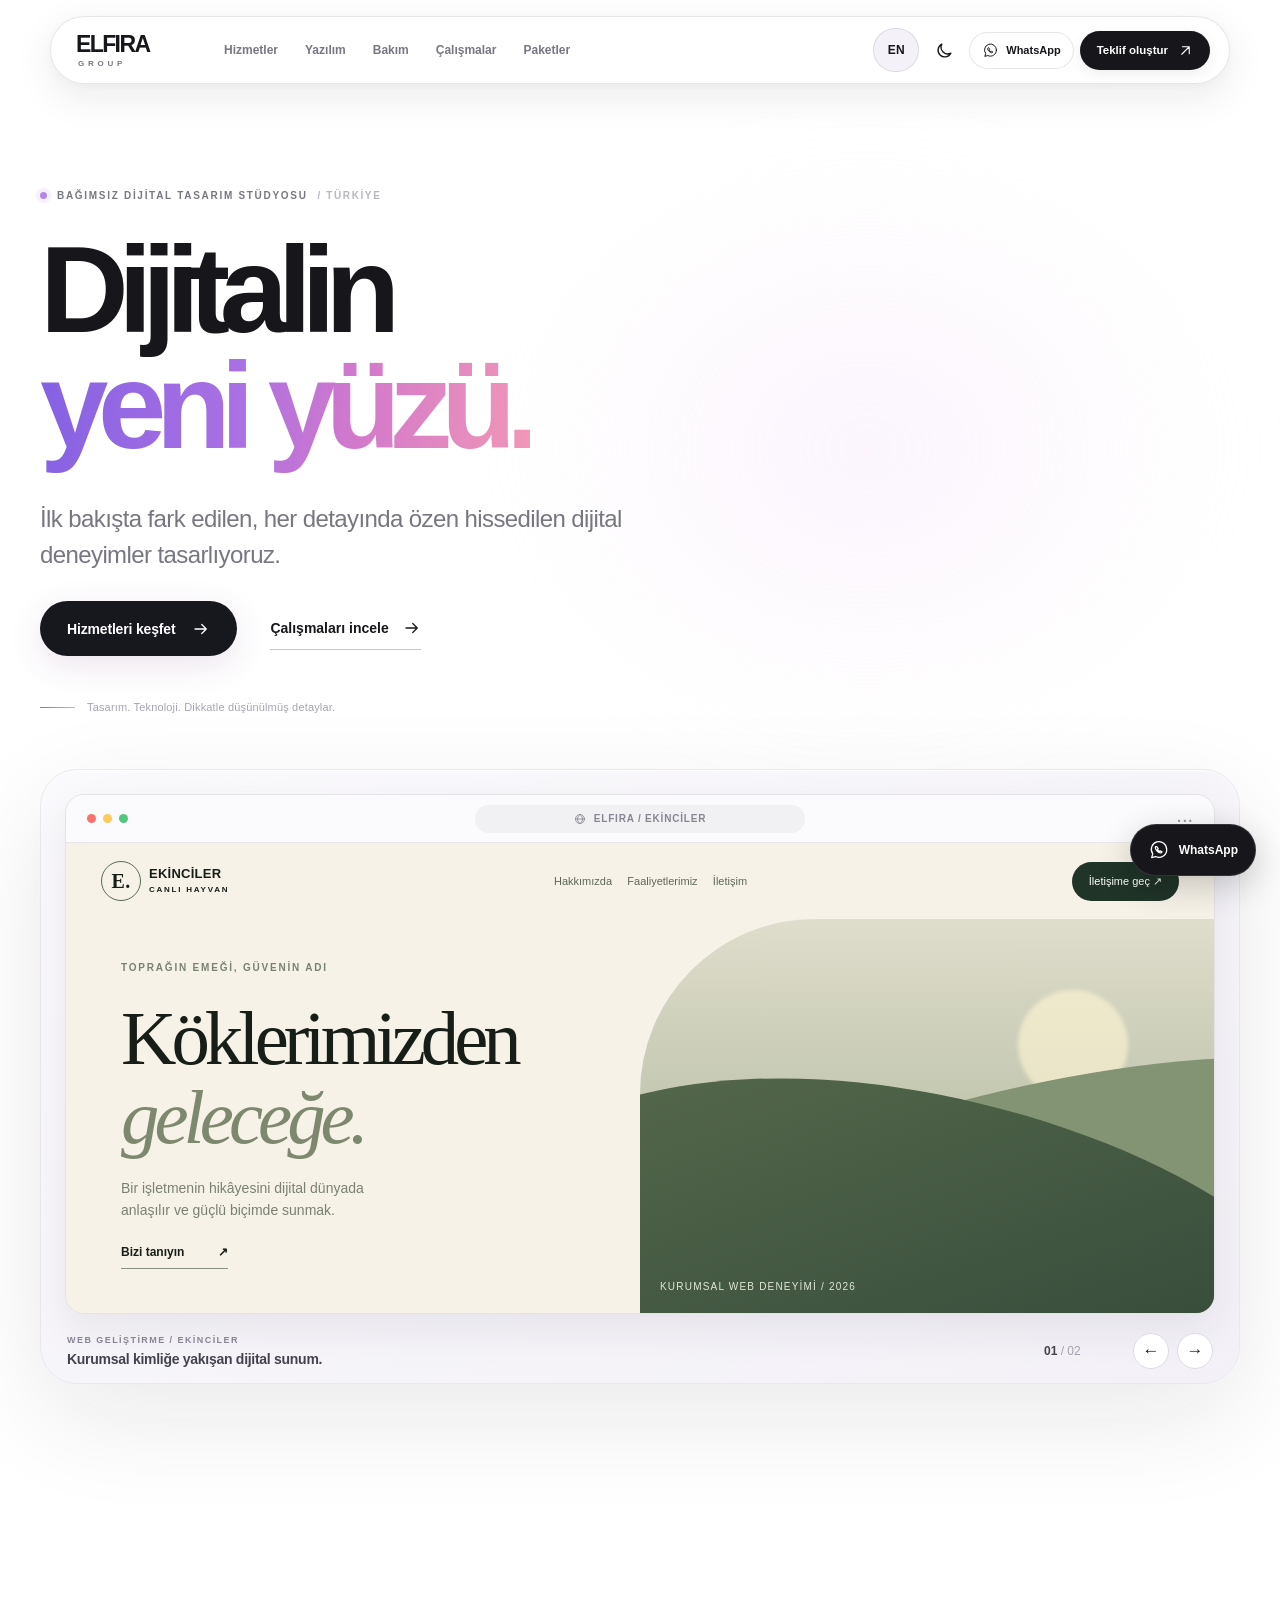
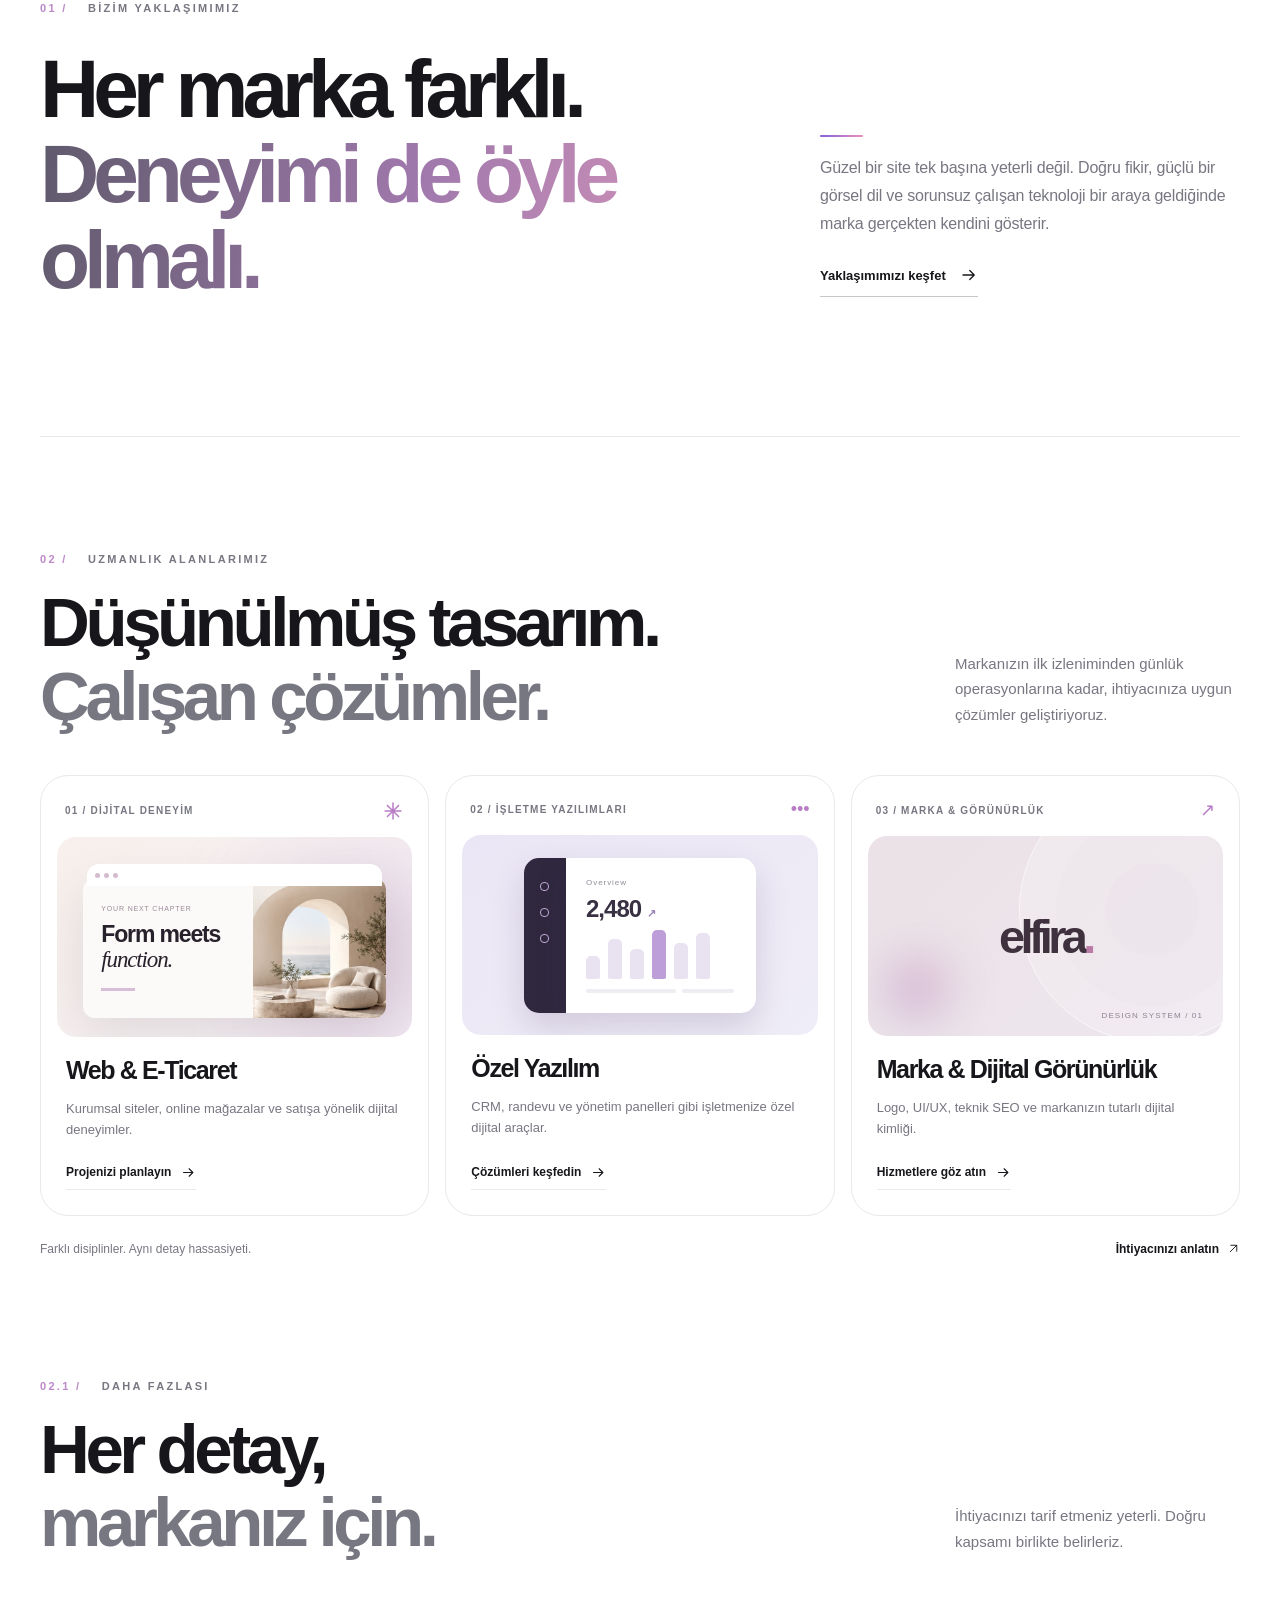
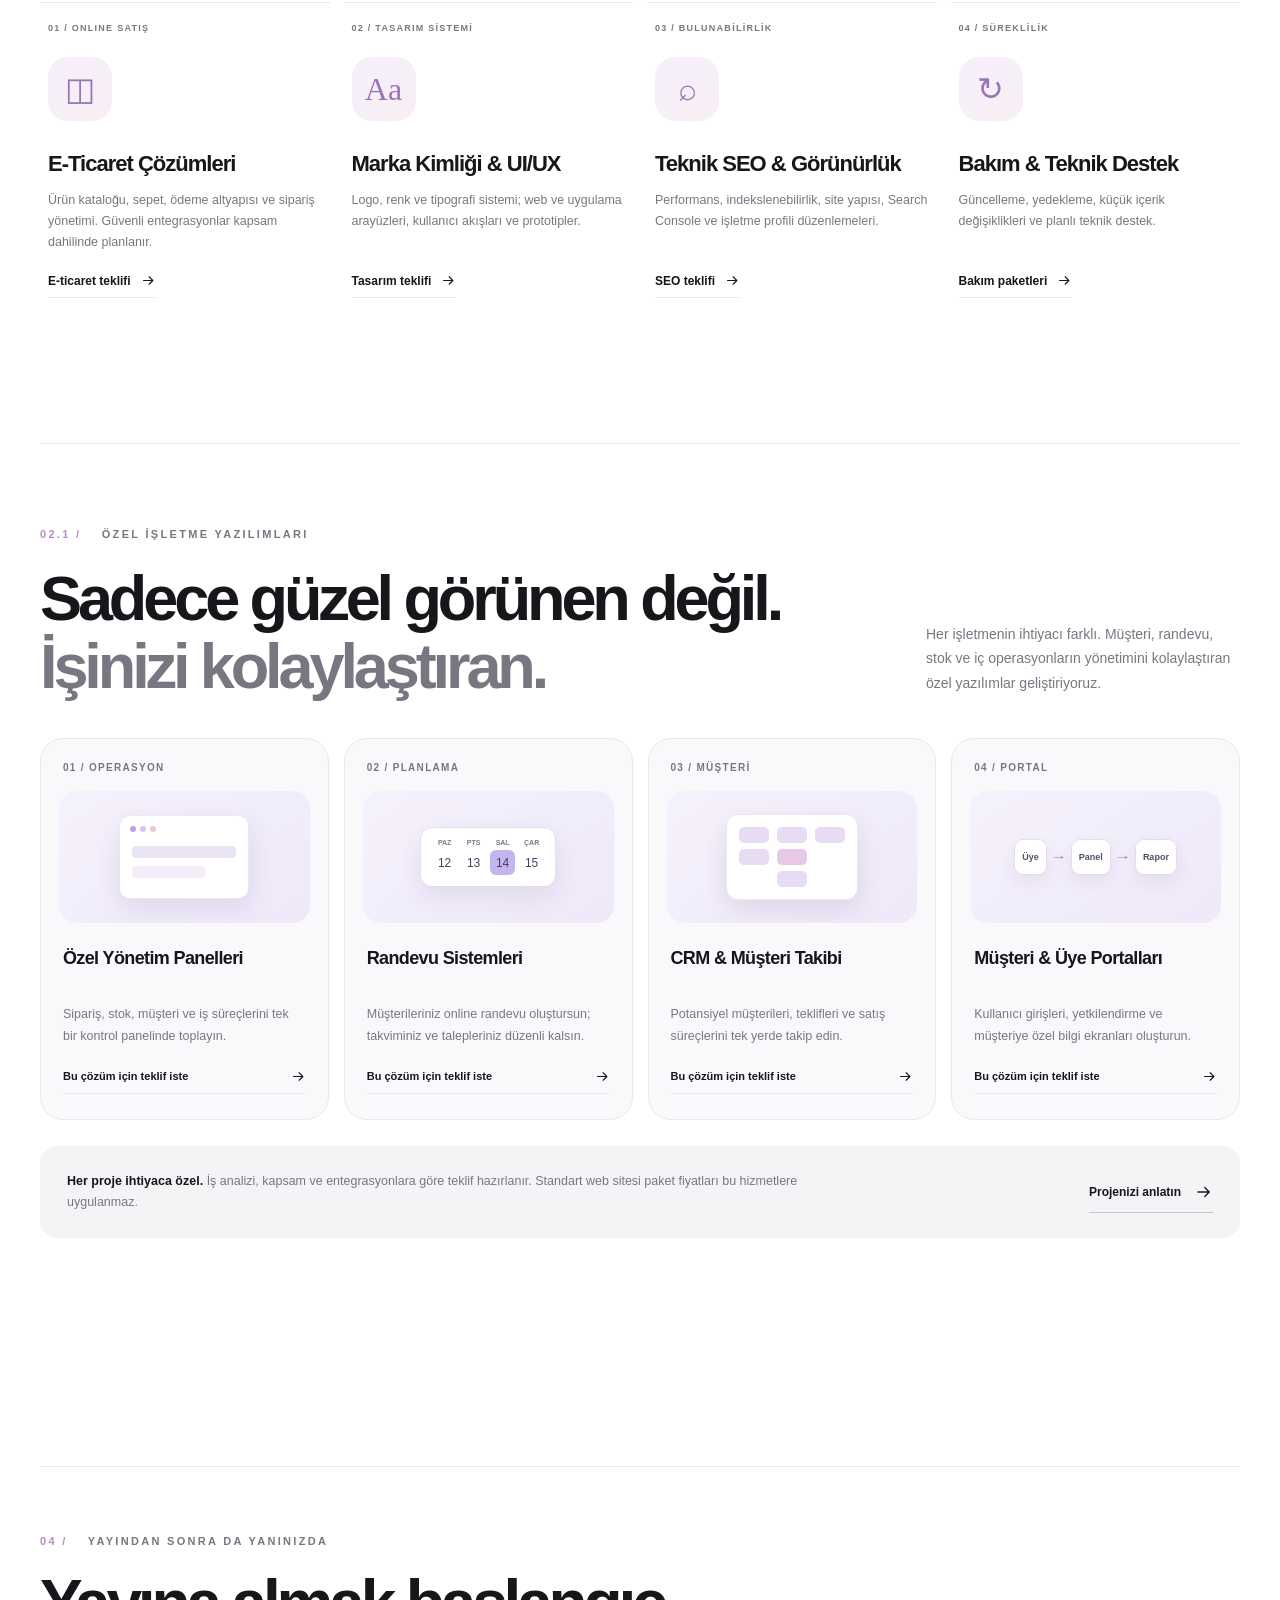
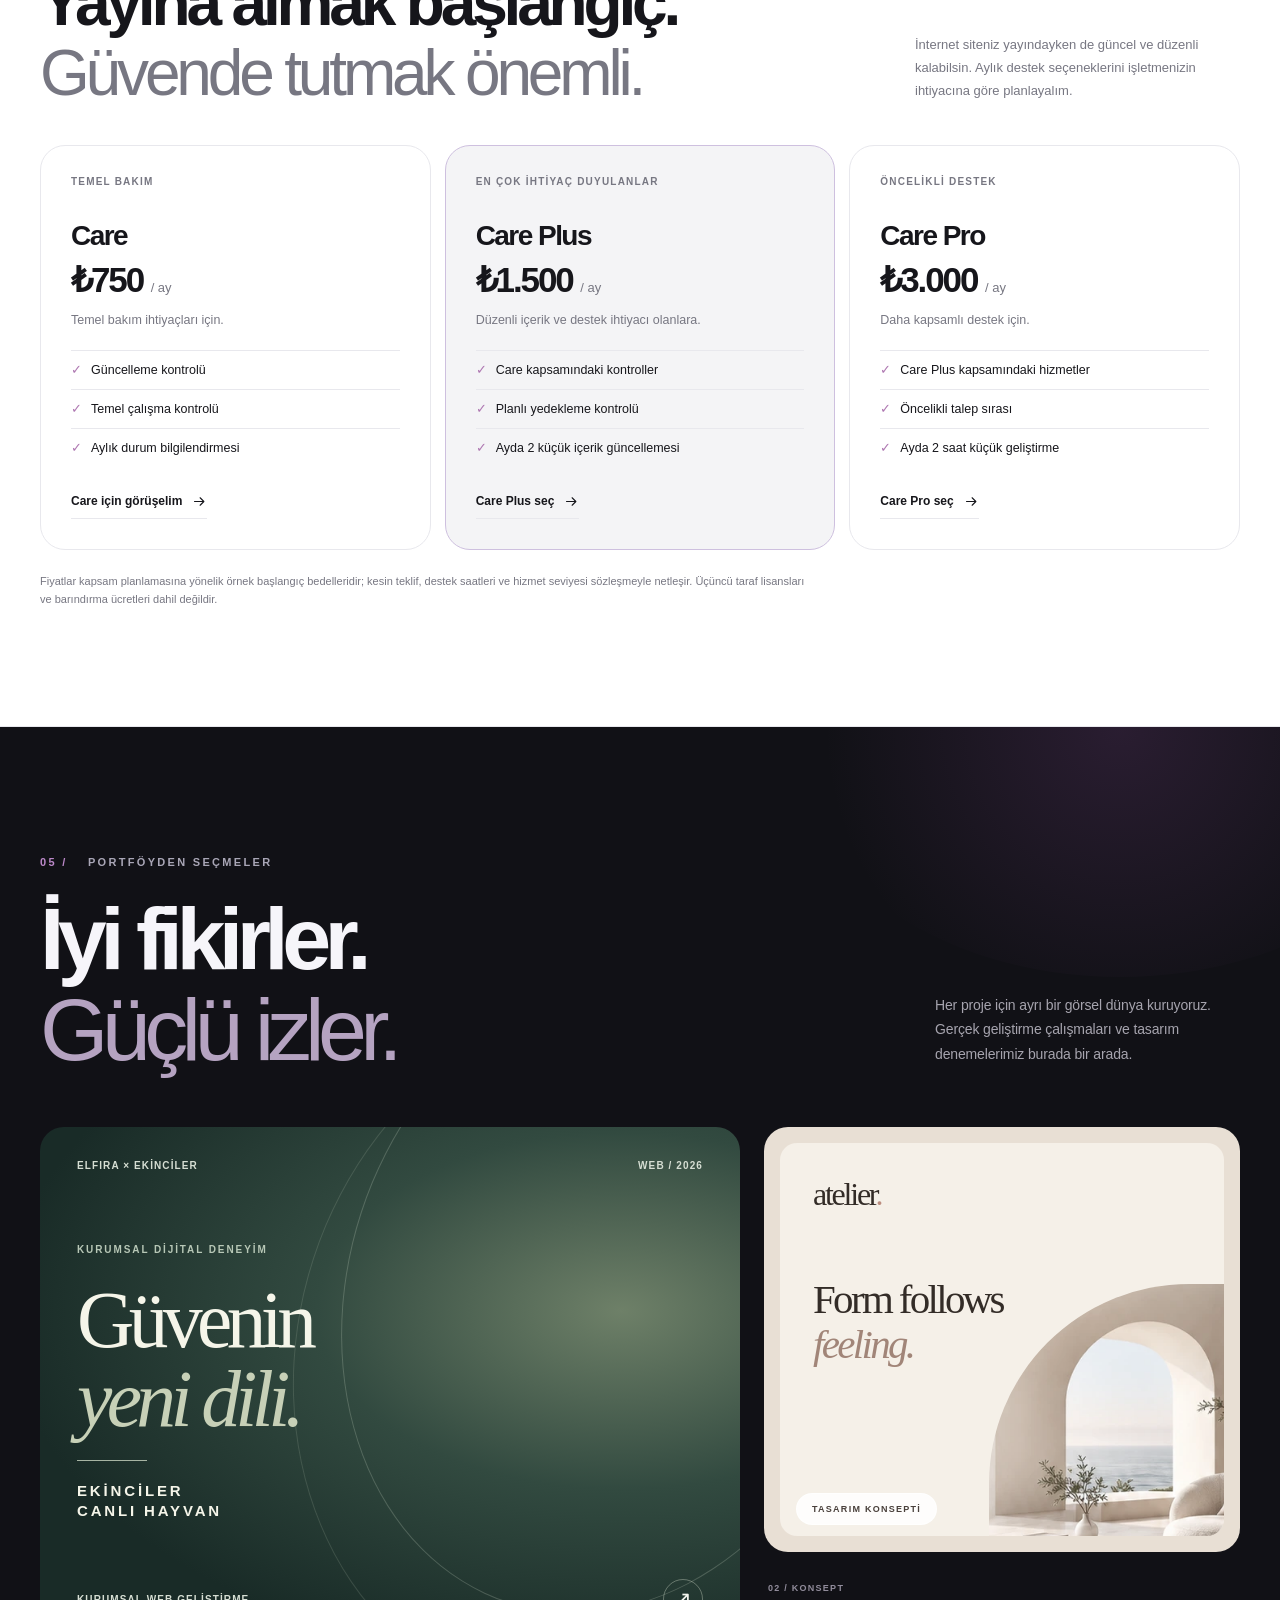
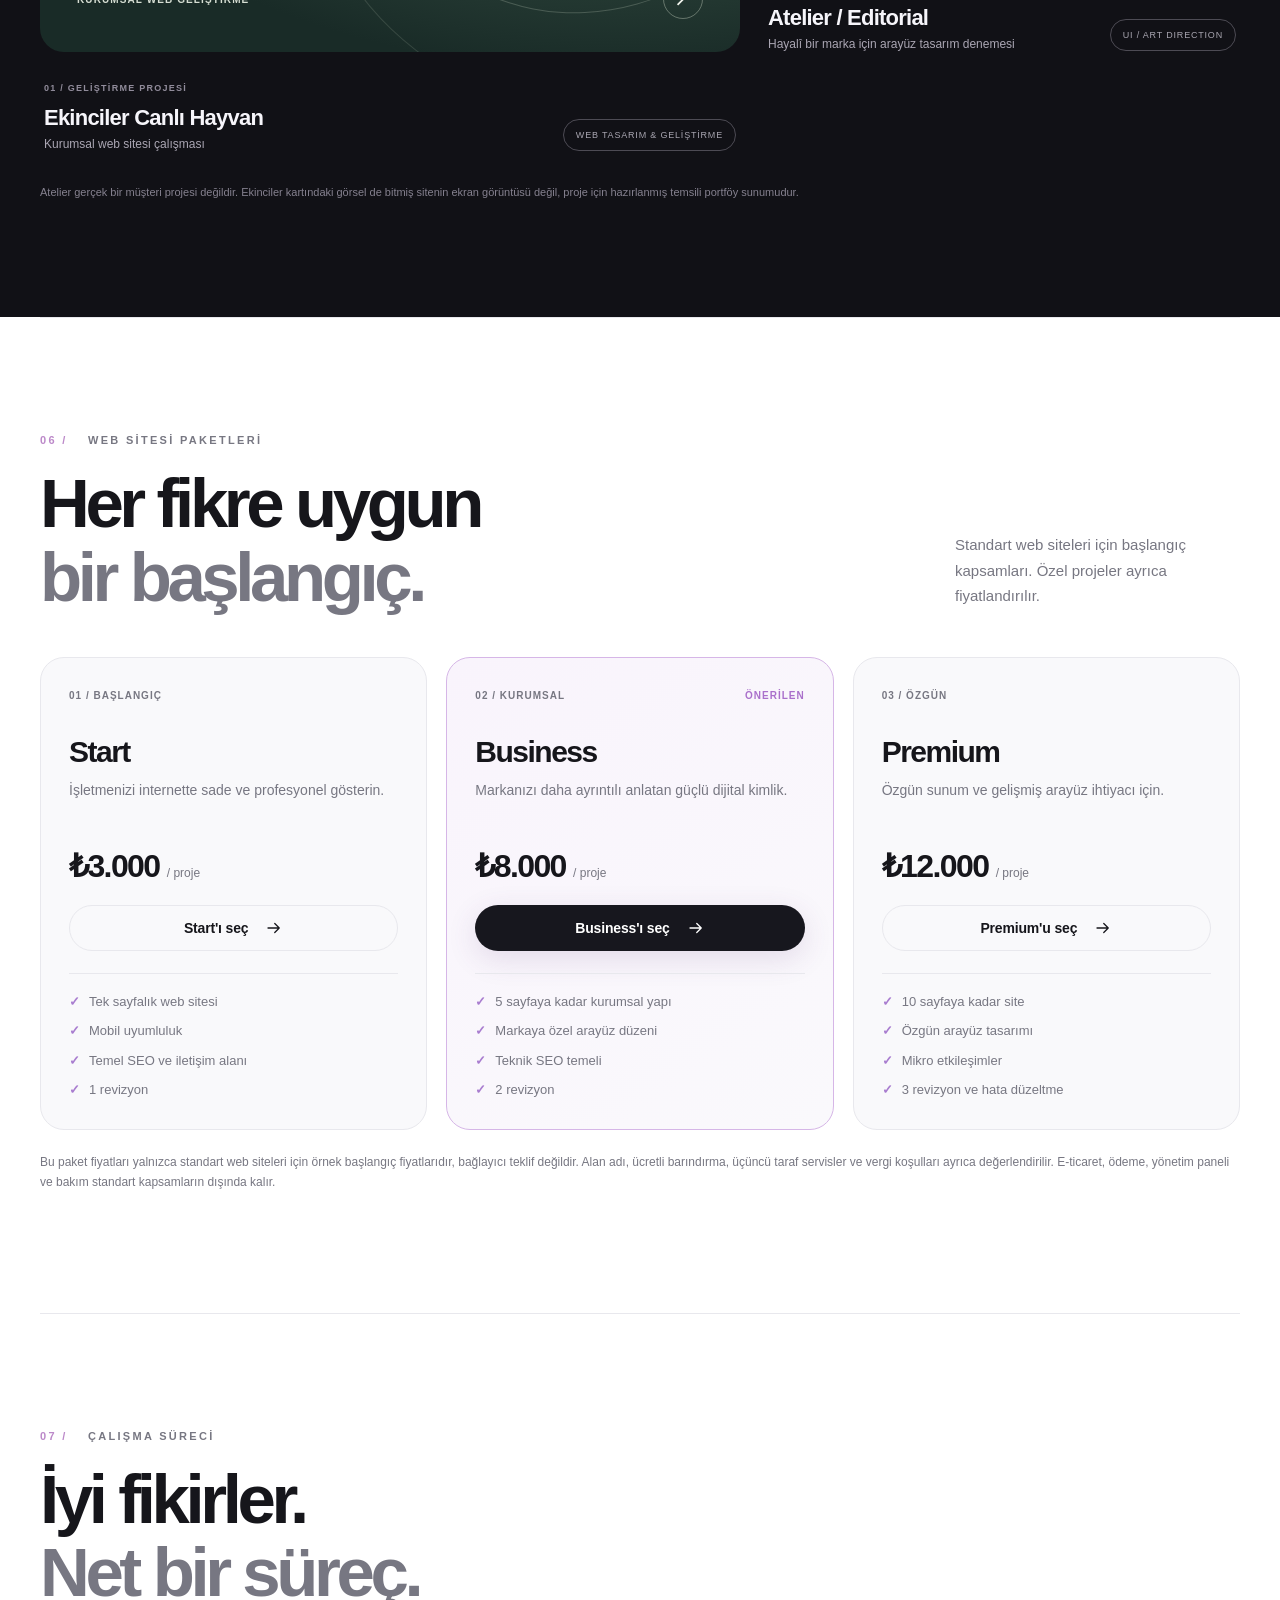
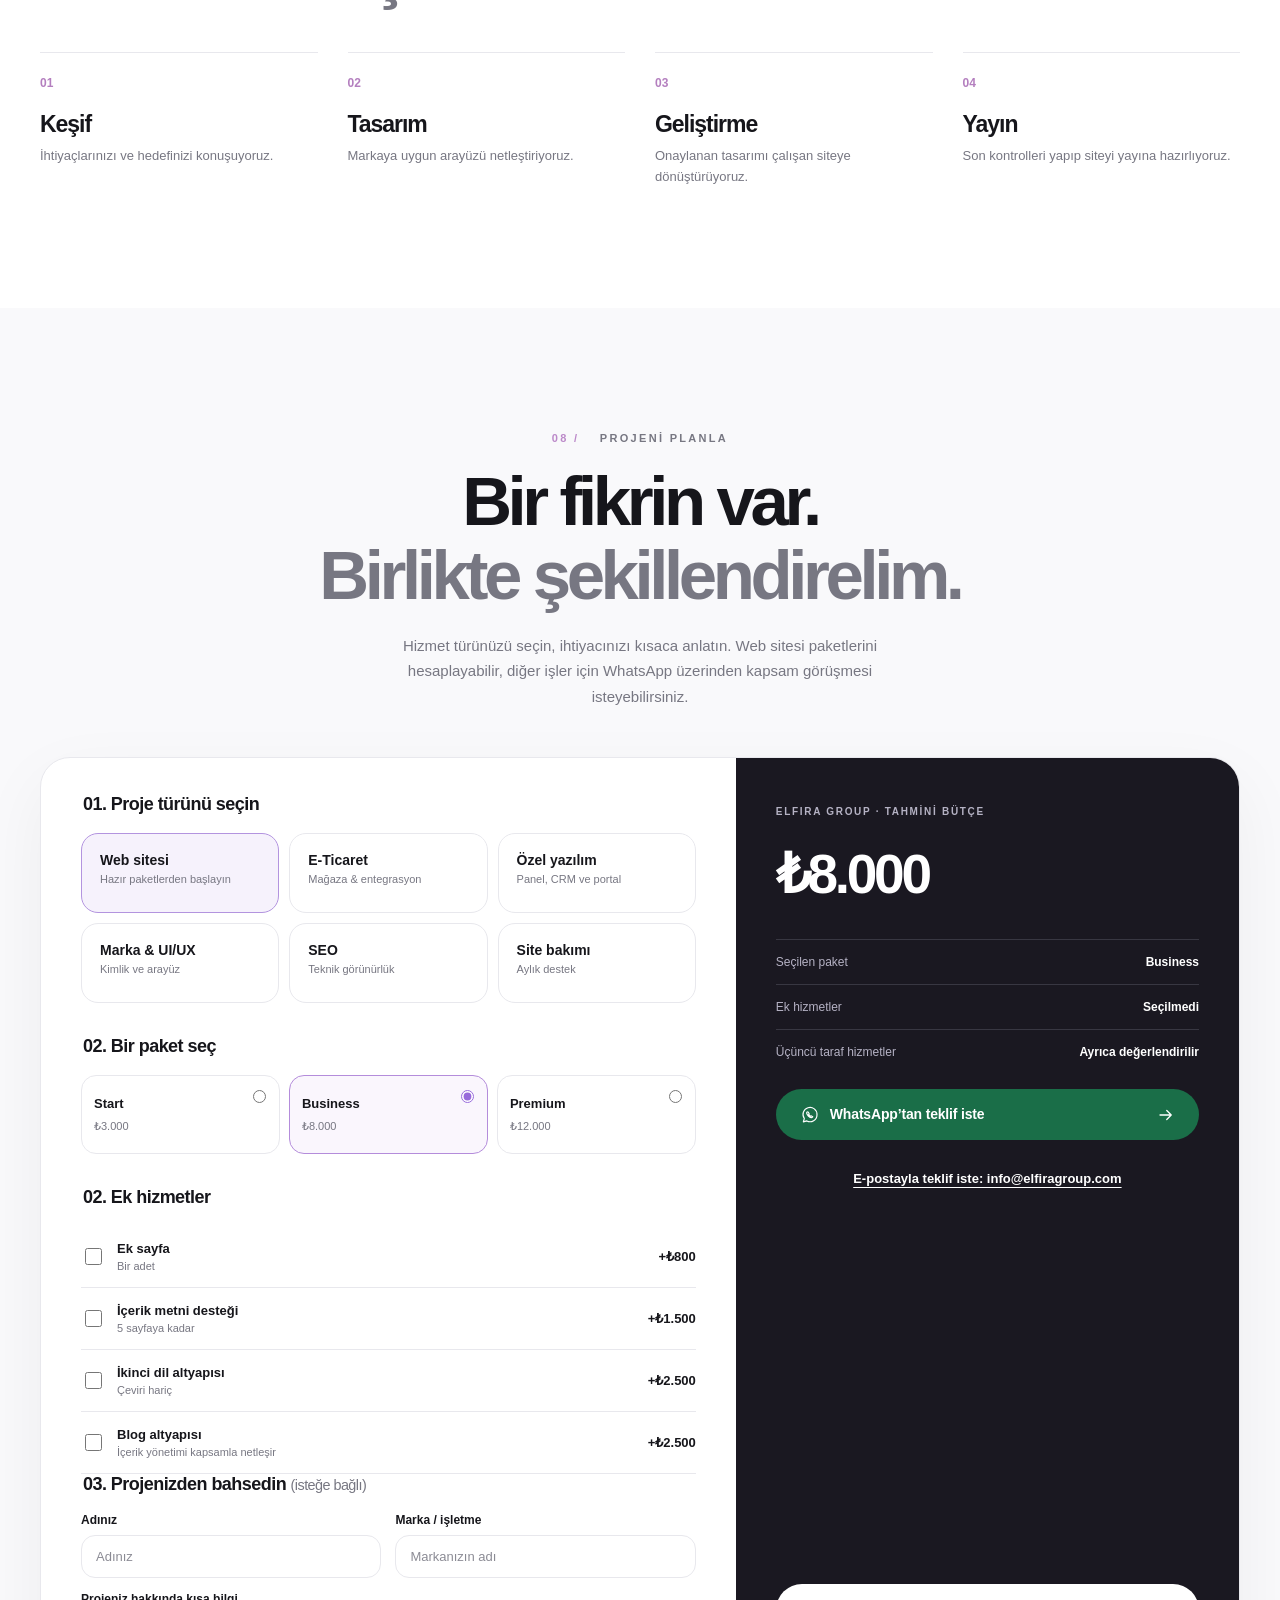
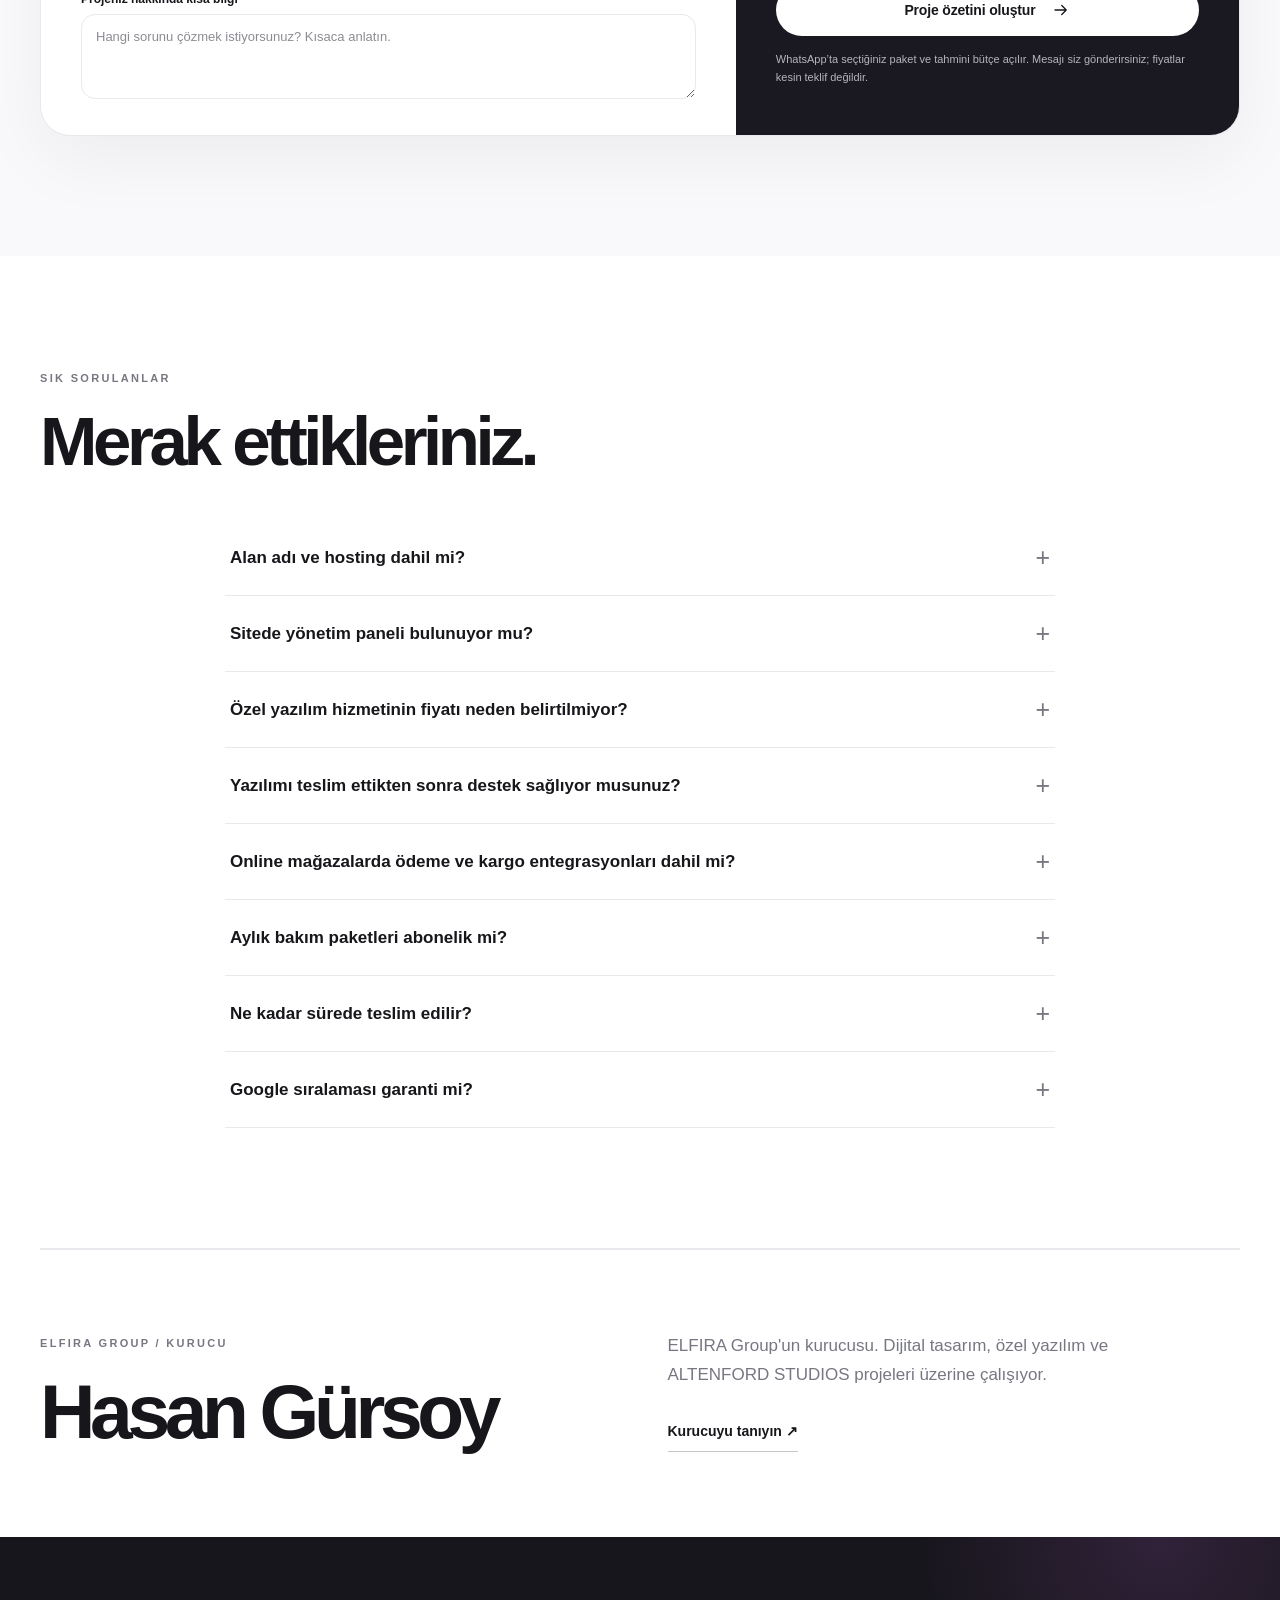
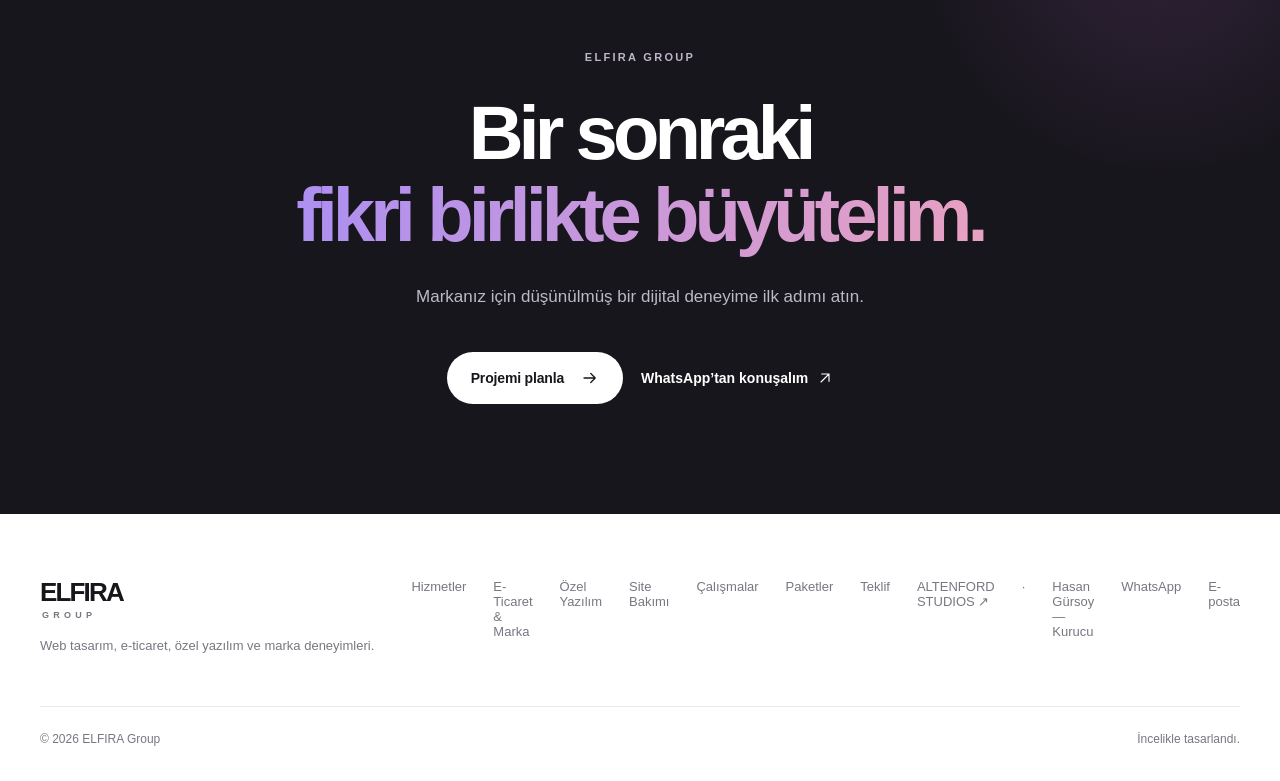
<file: index.html>
<!doctype html>
<html lang="tr">
<head>
  <meta charset="utf-8">
  <meta name="viewport" content="width=device-width, initial-scale=1, viewport-fit=cover">
  <meta name="theme-color" content="#ffffff">
  <meta name="description" content="ELFIRA Group — web tasarım, e-ticaret, özel yazılım, marka kimliği, teknik SEO ve web bakım hizmetleri. Dijitalin yeni yüzü.">
  <meta property="og:title" content="ELFIRA Group | Dijitalin yeni yüzü">
  <meta property="og:description" content="İlk bakışta fark edilen, her detayında özen hissedilen dijital deneyimler.">
  <meta property="og:type" content="website">
  <meta property="og:locale" content="tr_TR">
  <meta property="og:site_name" content="ELFIRA Group">
  <meta property="og:url" content="https://elfiragroup.com/">
  <meta property="og:image" content="https://elfiragroup.com/assets/social-preview.svg?v=20261018">
  <meta property="og:image:type" content="image/svg+xml">
  <meta property="og:image:width" content="1200">
  <meta property="og:image:height" content="630">
  <meta property="og:image:alt" content="ELFIRA Group — Digital Design and Development">
  <meta property="og:image" content="https://elfiragroup.com/assets/atelier-interior.webp">
  <meta property="og:image:type" content="image/webp">
  <meta name="twitter:card" content="summary_large_image">
  <meta name="twitter:title" content="ELFIRA Group | Digital Design &amp; Development">
  <meta name="twitter:image" content="https://elfiragroup.com/assets/social-preview.svg?v=20261018">
  <link rel="icon" type="image/svg+xml" href="assets/favicon.svg">
  <link rel="stylesheet" href="assets/styles.css">
  <link rel="stylesheet" href="assets/v6.css?v=20261018-email">
  <script src="assets/app.js?v=20261018-email" defer></script>
  <script src="assets/v6.js" defer></script>
  <script src="assets/whatsapp.js" defer></script>
  <script src="assets/dock.js" defer></script>
  <link rel="stylesheet" href="assets/whatsapp.css">
  <link rel="stylesheet" href="assets/v8.css">
  <link rel="stylesheet" href="assets/v9.css">
  <link rel="stylesheet" href="assets/dock.css">
  <link rel="stylesheet" href="assets/language.css?v=20261018b">
    <link rel="canonical" href="https://elfiragroup.com/">
  <link rel="alternate" hreflang="tr" href="https://elfiragroup.com/">
  <link rel="alternate" hreflang="en" href="https://elfiragroup.com/en/">
  <link rel="alternate" hreflang="x-default" href="https://elfiragroup.com/">
  <title>ELFIRA Group | Web Tasarım, E-Ticaret ve Özel Yazılım</title>
  <link rel="stylesheet" href="/assets/founder.css">
  <script type="application/ld+json">{"@context":"https://schema.org","@graph":[{"@type":"WebSite","@id":"https://elfiragroup.com/#website","url":"https://elfiragroup.com/","name":"ELFIRA Group","inLanguage":["tr","en"]},{"@type":"Organization","@id":"https://elfiragroup.com/#organization","name":"ELFIRA Group","url":"https://elfiragroup.com/","founder":{"@type":"Person","@id":"https://elfiragroup.com/hasan-gursoy/#person","name":"Hasan Gürsoy","url":"https://elfiragroup.com/hasan-gursoy/","alternateName":"Hasan Bedirhan Gürsoy"}},{"@type":"Organization","@id":"https://www.altenfordstudios.com/#organization","name":"ALTENFORD STUDIOS","url":"https://www.altenfordstudios.com/","founder":{"@id":"https://elfiragroup.com/hasan-gursoy/#person"}}]}</script>
</head>
<body>
  <a class="skip-link" href="#main">İçeriğe geç</a>
  <svg class="svg-defs" xmlns="http://www.w3.org/2000/svg" aria-hidden="true">
    <symbol id="arrow" viewBox="0 0 24 24"><path d="M4 12h15m-6-6 6 6-6 6"/></symbol>
    <symbol id="up-right" viewBox="0 0 24 24"><path d="M6 18 18 6M7 6h11v11"/></symbol>
    <symbol id="moon" viewBox="0 0 24 24"><path d="M20 15.4A8.5 8.5 0 0 1 8.6 4 8.5 8.5 0 1 0 20 15.4Z"/></symbol>
    <symbol id="sun" viewBox="0 0 24 24"><circle cx="12" cy="12" r="4"/><path d="M12 2v2m0 16v2M4.9 4.9l1.4 1.4m11.4 11.4 1.4 1.4M2 12h2m16 0h2M4.9 19.1l1.4-1.4M17.7 6.3l1.4-1.4"/></symbol>
    <symbol id="menu-icon" viewBox="0 0 24 24"><path d="M3 7h18M3 17h18"/></symbol>
    <symbol id="close-icon" viewBox="0 0 24 24"><path d="m5 5 14 14M19 5 5 19"/></symbol>
    <symbol id="check" viewBox="0 0 24 24"><path d="m5 12 4.5 4.5L19 7"/></symbol>
    <symbol id="copy" viewBox="0 0 24 24"><rect x="8" y="8" width="12" height="12" rx="2"/><path d="M16 8V6a2 2 0 0 0-2-2H6a2 2 0 0 0-2 2v8a2 2 0 0 0 2 2h2"/></symbol>
    <symbol id="download" viewBox="0 0 24 24"><path d="M12 3v12m-5-5 5 5 5-5M4 18v3h16v-3"/></symbol>
    <symbol id="globe" viewBox="0 0 24 24"><circle cx="12" cy="12" r="9"/><path d="M3 12h18m-9-9c3.5 3.3 5 6.2 5 9s-1.5 5.7-5 9c-3.5-3.3-5-6.2-5-9s1.5-5.7 5-9"/></symbol>
  </svg>
  <header class="site-header" id="top">
    <div class="nav-container">
      <a class="brand" href="#top" aria-label="ELFIRA Group ana sayfa"><strong>ELFIRA</strong><span>GROUP</span></a>
      <nav class="nav-desktop" aria-label="Ana menü"><a href="#hizmetler">Hizmetler</a><a href="#yazilim">Yazılım</a><a href="#bakim">Bakım</a><a href="#calismalar">Çalışmalar</a><a href="#paketler">Paketler</a></nav>
      <div class="nav-actions">
        <a class="language-switch" href="/en/" lang="en" hreflang="en" aria-label="Switch to English">EN</a>
        <button class="icon-button" id="theme-toggle" type="button" aria-label="Koyu temaya geç"><svg><use href="#moon"/></svg></button>
        <a class="wa-header wa-link" data-wa-kind="general" href="https://wa.me/905374880884" target="_blank" rel="noopener noreferrer"><svg aria-hidden="true" class="whatsapp-symbol" viewBox="0 0 24 24"><path d="M20.4 11.6a8.4 8.4 0 0 1-12.2 7.5L4 20.3l1.2-4.1a8.4 8.4 0 1 1 15.2-4.6Z"/><path d="M8.6 8.3c-.4.3-.7.8-.6 1.4.4 2.3 3.1 5.1 5.5 5.5.5.1 1.1-.3 1.5-.7l.3-.5-2.1-1.1-.8.8a5.8 5.8 0 0 1-2.1-2.1l.8-.8-1.1-2.1-.5-.3Z"/></svg><span>WhatsApp</span></a>
        <a class="nav-cta" href="#teklif">Teklif oluştur <svg><use href="#up-right"/></svg></a>
        <button class="icon-button menu-toggle" id="menu-toggle" type="button" aria-label="Menüyü aç" aria-expanded="false" aria-controls="mobile-menu"><svg><use href="#menu-icon"/></svg></button>
      </div>
    </div>
    <nav id="mobile-menu" class="mobile-menu" aria-label="Mobil menü" hidden><a href="#hizmetler">Hizmetler <span>↗</span></a><a href="#yazilim">Özel Yazılım <span>↗</span></a><a href="#bakim">Bakım Paketleri <span>↗</span></a><a href="#calismalar">Çalışmalar <span>↗</span></a><a href="#paketler">Web Paketleri <span>↗</span></a><a href="#surec">Çalışma Süreci <span>↗</span></a><a href="#teklif">Teklif oluştur <span>↗</span></a><a href="/hasan-gursoy/">Hasan Gürsoy / Kurucu <span>↗</span></a><a class="wa-link" data-wa-kind="general" href="https://wa.me/905374880884" target="_blank" rel="noopener noreferrer">WhatsApp’tan yaz <span>↗</span></a></nav>
  </header>

  <main id="main">
    <section class="hero section-wrap" aria-labelledby="hero-title">
      <div class="hero-text">
        <span class="subtle-kicker"><span class="live-point"></span> BAĞIMSIZ DİJİTAL TASARIM STÜDYOSU <span class="hero-kicker-side">/ TÜRKİYE</span></span>
        <h1 id="hero-title">Dijitalin<br><span class="gradient-title">yeni yüzü.</span></h1>
        <p>İlk bakışta fark edilen, her detayında özen hissedilen dijital deneyimler tasarlıyoruz.</p>
        <div class="hero-actions"><a class="button button-dark" href="#hizmetler">Hizmetleri keşfet <svg><use href="#arrow"/></svg></a><a class="text-link" href="#calismalar">Çalışmaları incele <svg><use href="#arrow"/></svg></a></div>
        <div class="hero-note"><span class="note-line"></span><span>Tasarım. Teknoloji. Dikkatle düşünülmüş detaylar.</span></div>
      </div>
      <div class="showcase-shell" aria-label="Ekinciler Hayvancılık ve Atelier proje önizlemeleri">
        <div class="browser-window">
          <div class="browser-bar"><div class="window-dots" aria-hidden="true"><i></i><i></i><i></i></div><span class="browser-address"><svg><use href="#globe"/></svg> <span class="browser-address-label">ELFIRA / EKİNCİLER</span></span><span class="browser-options" aria-hidden="true">···</span></div>
          <div class="showcase-slide ekinciler-slide" data-slide="0">
            <div class="ekinciler-site">
              <div class="ekin-site-nav"><div class="ekin-wordmark"><span class="ekin-symbol">E.</span><span>EKİNCİLER <small>CANLI HAYVAN</small></span></div><div class="ekin-navlinks">Hakkımızda &nbsp;&nbsp;&nbsp; Faaliyetlerimiz &nbsp;&nbsp;&nbsp; İletişim</div><span class="ekin-site-pill">İletişime geç ↗</span></div>
              <div class="ekin-hero"><div class="ekin-copy"><span>TOPRAĞIN EMEĞİ, GÜVENİN ADI</span><h2>Köklerimizden<br><em>geleceğe.</em></h2><p>Bir işletmenin hikâyesini dijital dünyada anlaşılır ve güçlü biçimde sunmak.</p><span class="ekin-button">Bizi tanıyın <span>↗</span></span></div><div class="ekin-art" aria-hidden="true"><div class="ekin-sun"></div><div class="ekin-hills hill-back"></div><div class="ekin-hills hill-front"></div><div class="ekin-art-label">KURUMSAL WEB DENEYİMİ / 2026</div></div></div>
            </div>
          </div>
          <div class="showcase-slide" data-slide="1" hidden>
          <div class="atelier-page">
            <div class="atelier-nav"><strong>atelier<span>.</span></strong><div class="atelier-navlinks">Mekân &nbsp;&nbsp;&nbsp; Ürünler &nbsp;&nbsp;&nbsp; Dergi</div><span class="atelier-visit">Keşfet ↗</span></div>
            <div class="atelier-main"><div class="atelier-copy"><span>DAHA GÜZEL YAŞAM ALANLARI</span><h2>Zamansız<br><em>tasarımlar.</em></h2><p>Mekânlara değer katan, hayatla uyumlu tasarım deneyimleri.</p><div class="atelier-chip">Keşfet&nbsp; →</div></div><div class="atelier-art" role="img" aria-label="Kavisli mimarili ferah bir iç mekânda krem rengi koltuk"></div></div>
          </div>
          </div>
        </div>
        <div class="showcase-caption"><div class="showcase-caption-copy"><span id="showcase-type">WEB GELİŞTİRME / EKİNCİLER</span><strong id="showcase-title">Kurumsal kimliğe yakışan dijital sunum.</strong></div><div class="showcase-controls" aria-label="Proje önizlemesi kontrolleri"><span id="showcase-counter">01 <i>/ 02</i></span><button type="button" id="showcase-prev" aria-label="Önceki projeyi göster">←</button><button type="button" id="showcase-next" aria-label="Sonraki projeyi göster">→</button></div></div>
      </div>
    </section>

    <section class="intro-statement section-wrap" id="hakkimizda">
      <span class="eyebrow"><span class="section-index">01 /</span> BİZİM YAKLAŞIMIMIZ</span>
      <div class="philosophy-layout"><h2>Her marka farklı.<br><em>Deneyimi de öyle olmalı.</em></h2><div class="philosophy-copy"><span class="tiny-rule"></span><p>Güzel bir site tek başına yeterli değil. Doğru fikir, güçlü bir görsel dil ve sorunsuz çalışan teknoloji bir araya geldiğinde marka gerçekten kendini gösterir.</p><a href="#calismalar" class="text-link">Yaklaşımımızı keşfet <svg><use href="#arrow"/></svg></a></div></div>
    </section>

    <section class="services section-wrap" id="hizmetler" aria-labelledby="services-title">
      <div class="section-heading"><div><span class="eyebrow"><span class="section-index">02 /</span> UZMANLIK ALANLARIMIZ</span><h2 id="services-title">Düşünülmüş tasarım.<br><em>Çalışan çözümler.</em></h2></div><p>Markanızın ilk izleniminden günlük operasyonlarına kadar, ihtiyacınıza uygun çözümler geliştiriyoruz.</p></div>
      <div class="pillar-grid">
        <article class="pillar pillar-web"><div class="pillar-top"><span>01 / DİJİTAL DENEYİM</span><span class="pillar-asterisk" aria-hidden="true"><svg viewBox="0 0 24 24" focusable="false" aria-hidden="true"><path d="M12 2.5v19M2.5 12h19M5.3 5.3l13.4 13.4M18.7 5.3 5.3 18.7"/></svg></span></div><div class="pillar-illustration website-panel" aria-hidden="true"><div class="panel-bar"><i></i><i></i><i></i></div><div class="panel-content"><div><small>YOUR NEXT CHAPTER</small><strong>Form meets<br><em>function.</em></strong><span></span></div><div class="panel-image"></div></div></div><div class="pillar-bottom"><h3>Web & E-Ticaret</h3><p>Kurumsal siteler, online mağazalar ve satışa yönelik dijital deneyimler.</p><a class="pillar-link choose-kind" data-kind="commerce" href="#teklif">Projenizi planlayın <svg><use href="#arrow"/></svg></a></div></article>
        <article class="pillar pillar-software"><div class="pillar-top"><span>02 / İŞLETME YAZILIMLARI</span><span class="pillar-mark" aria-hidden="true">•••</span></div><div class="pillar-illustration interface-panel" aria-hidden="true"><div class="interface-sidebar"><i></i><i></i><i></i></div><div class="interface-main"><span>Overview</span><strong>2,480 <small>↗</small></strong><div class="interface-chart"><i></i><i></i><i></i><i></i><i></i><i></i></div><div class="interface-bars"><span></span><span></span></div></div></div><div class="pillar-bottom"><h3>Özel Yazılım</h3><p>CRM, randevu ve yönetim panelleri gibi işletmenize özel dijital araçlar.</p><a class="pillar-link choose-kind" data-kind="software" href="#teklif">Çözümleri keşfedin <svg><use href="#arrow"/></svg></a></div></article>
        <article class="pillar pillar-brand"><div class="pillar-top"><span>03 / MARKA & GÖRÜNÜRLÜK</span><span class="pillar-mark" aria-hidden="true">↗</span></div><div class="pillar-illustration identity-panel" aria-hidden="true"><span class="identity-circ"></span><b>elfira<span>.</span></b><small>DESIGN SYSTEM / 01</small></div><div class="pillar-bottom"><h3>Marka & Dijital Görünürlük</h3><p>Logo, UI/UX, teknik SEO ve markanızın tutarlı dijital kimliği.</p><a class="pillar-link choose-kind" data-kind="identity" href="#teklif">Hizmetlere göz atın <svg><use href="#arrow"/></svg></a></div></article>
      </div>
      <div class="services-bottom-note"><span>Farklı disiplinler. Aynı detay hassasiyeti.</span><a href="#teklif">İhtiyacınızı anlatın <svg><use href="#up-right"/></svg></a></div>
    </section>

    <section class="specialties section-wrap" id="detaylar" aria-labelledby="specialties-title">
      <div class="section-heading"><div><span class="eyebrow"><span class="section-index">02.1 /</span> DAHA FAZLASI</span><h2 id="specialties-title">Her detay,<br><em>markanız için.</em></h2></div><p>İhtiyacınızı tarif etmeniz yeterli. Doğru kapsamı birlikte belirleriz.</p></div>
      <div class="specialty-grid">
        <article class="specialty"><span class="specialty-label">01 / ONLINE SATIŞ</span><div class="specialty-icon" aria-hidden="true">◫</div><h3>E-Ticaret Çözümleri</h3><p>Ürün kataloğu, sepet, ödeme altyapısı ve sipariş yönetimi. Güvenli entegrasyonlar kapsam dahilinde planlanır.</p><a class="choose-kind" data-kind="commerce" href="#teklif">E-ticaret teklifi <svg><use href="#arrow"/></svg></a></article>
        <article class="specialty"><span class="specialty-label">02 / TASARIM SİSTEMİ</span><div class="specialty-icon" aria-hidden="true">Aa</div><h3>Marka Kimliği & UI/UX</h3><p>Logo, renk ve tipografi sistemi; web ve uygulama arayüzleri, kullanıcı akışları ve prototipler.</p><a class="choose-kind" data-kind="identity" href="#teklif">Tasarım teklifi <svg><use href="#arrow"/></svg></a></article>
        <article class="specialty"><span class="specialty-label">03 / BULUNABİLİRLİK</span><div class="specialty-icon" aria-hidden="true">⌕</div><h3>Teknik SEO & Görünürlük</h3><p>Performans, indekslenebilirlik, site yapısı, Search Console ve işletme profili düzenlemeleri.</p><a class="choose-kind" data-kind="seo" href="#teklif">SEO teklifi <svg><use href="#arrow"/></svg></a></article>
        <article class="specialty"><span class="specialty-label">04 / SÜREKLİLİK</span><div class="specialty-icon" aria-hidden="true">↻</div><h3>Bakım & Teknik Destek</h3><p>Güncelleme, yedekleme, küçük içerik değişiklikleri ve planlı teknik destek.</p><a class="choose-kind" data-kind="care" href="#teklif">Bakım paketleri <svg><use href="#arrow"/></svg></a></article>
      </div>
    </section>

    <section class="solutions-section section-wrap" id="yazilim" aria-labelledby="solutions-title">
      <div class="solutions-intro">
        <div><span class="eyebrow"><span class="section-index">02.1 /</span> ÖZEL İŞLETME YAZILIMLARI</span><h2 id="solutions-title">Sadece güzel görünen değil.<br><em>İşinizi kolaylaştıran.</em></h2></div>
        <p>Her işletmenin ihtiyacı farklı. Müşteri, randevu, stok ve iç operasyonların yönetimini kolaylaştıran özel yazılımlar geliştiriyoruz.</p>
      </div>
      <div class="solutions-grid">
        <article class="solution-item"><span class="solution-index">01 / OPERASYON</span><div class="solution-visual" aria-hidden="true"><span class="mini-window"><i></i><i></i><i></i><b></b><em></em></span></div><h3>Özel Yönetim Panelleri</h3><p>Sipariş, stok, müşteri ve iş süreçlerini tek bir kontrol panelinde toplayın.</p><a class="solution-cta choose-solution" data-solution="panel" href="#teklif">Bu çözüm için teklif iste <svg><use href="#arrow"/></svg></a></article>
        <article class="solution-item"><span class="solution-index">02 / PLANLAMA</span><div class="solution-visual appointments-art" aria-hidden="true"><div class="calendar-art"><span>PAZ</span><span>PTS</span><span>SAL</span><span>ÇAR</span><i>12</i><i>13</i><i>14</i><i>15</i></div></div><h3>Randevu Sistemleri</h3><p>Müşterileriniz online randevu oluştursun; takviminiz ve talepleriniz düzenli kalsın.</p><a class="solution-cta choose-solution" data-solution="appointment" href="#teklif">Bu çözüm için teklif iste <svg><use href="#arrow"/></svg></a></article>
        <article class="solution-item"><span class="solution-index">03 / MÜŞTERİ</span><div class="solution-visual crm-art" aria-hidden="true"><div class="crm-columns"><i><b></b><b></b></i><i><b></b><b></b><b></b></i><i><b></b></i></div></div><h3>CRM &amp; Müşteri Takibi</h3><p>Potansiyel müşterileri, teklifleri ve satış süreçlerini tek yerde takip edin.</p><a class="solution-cta choose-solution" data-solution="crm" href="#teklif">Bu çözüm için teklif iste <svg><use href="#arrow"/></svg></a></article>
        <article class="solution-item"><span class="solution-index">04 / PORTAL</span><div class="solution-visual automation-art" aria-hidden="true"><div class="flow-art"><span>Üye</span><i>→</i><span>Panel</span><i>→</i><span>Rapor</span></div></div><h3>Müşteri & Üye Portalları</h3><p>Kullanıcı girişleri, yetkilendirme ve müşteriye özel bilgi ekranları oluşturun.</p><a class="solution-cta choose-solution" data-solution="portal" href="#teklif">Bu çözüm için teklif iste <svg><use href="#arrow"/></svg></a></article>
      </div>
      <div class="solutions-footnote"><p><strong>Her proje ihtiyaca özel.</strong> İş analizi, kapsam ve entegrasyonlara göre teklif hazırlanır. Standart web sitesi paket fiyatları bu hizmetlere uygulanmaz.</p><a href="#teklif" class="text-link choose-solution" data-solution="panel">Projenizi anlatın <svg><use href="#arrow"/></svg></a></div>
    </section>

    <section class="care-section section-wrap" id="bakim" aria-labelledby="care-title">
      <div class="care-header"><div><span class="eyebrow"><span class="section-index">04 /</span> YAYINDAN SONRA DA YANINIZDA</span><h2 id="care-title">Yayına almak başlangıç.<br><em>Güvende tutmak önemli.</em></h2></div><p>İnternet siteniz yayındayken de güncel ve düzenli kalabilsin. Aylık destek seçeneklerini işletmenizin ihtiyacına göre planlayalım.</p></div>
      <div class="care-grid">
        <article class="care-card"><span class="care-eyebrow">TEMEL BAKIM</span><h3>Care</h3><div class="care-cost">₺750 <span>/ ay</span></div><p>Temel bakım ihtiyaçları için.</p><ul><li>Güncelleme kontrolü</li><li>Temel çalışma kontrolü</li><li>Aylık durum bilgilendirmesi</li></ul><a class="care-cta choose-care" href="#teklif" data-care="care">Care için görüşelim <svg><use href="#arrow"/></svg></a></article>
        <article class="care-card highlighted"><span class="care-eyebrow">EN ÇOK İHTİYAÇ DUYULANLAR</span><h3>Care Plus</h3><div class="care-cost">₺1.500 <span>/ ay</span></div><p>Düzenli içerik ve destek ihtiyacı olanlara.</p><ul><li>Care kapsamındaki kontroller</li><li>Planlı yedekleme kontrolü</li><li>Ayda 2 küçük içerik güncellemesi</li></ul><a class="care-cta choose-care" href="#teklif" data-care="plus">Care Plus seç <svg><use href="#arrow"/></svg></a></article>
        <article class="care-card"><span class="care-eyebrow">ÖNCELİKLİ DESTEK</span><h3>Care Pro</h3><div class="care-cost">₺3.000 <span>/ ay</span></div><p>Daha kapsamlı destek için.</p><ul><li>Care Plus kapsamındaki hizmetler</li><li>Öncelikli talep sırası</li><li>Ayda 2 saat küçük geliştirme</li></ul><a class="care-cta choose-care" href="#teklif" data-care="pro">Care Pro seç <svg><use href="#arrow"/></svg></a></article>
      </div>
      <p class="care-disclaimer">Fiyatlar kapsam planlamasına yönelik örnek başlangıç bedelleridir; kesin teklif, destek saatleri ve hizmet seviyesi sözleşmeyle netleşir. Üçüncü taraf lisansları ve barındırma ücretleri dahil değildir.</p>
    </section>

    <section class="work-section" id="calismalar">
      <div class="section-wrap">
        <div class="work-head"><div><span class="eyebrow"><span class="section-index">05 /</span> PORTFÖYDEN SEÇMELER</span><h2>İyi fikirler.<br><em>Güçlü izler.</em></h2></div><p>Her proje için ayrı bir görsel dünya kuruyoruz. Gerçek geliştirme çalışmaları ve tasarım denemelerimiz burada bir arada.</p></div>
        <div class="portfolio-grid">
          <article class="portfolio-primary"><div class="portfolio-poster poster-eki"><div class="poster-top"><span>ELFIRA × EKİNCİLER</span><span>WEB / 2026</span></div><div class="eki-center"><small>KURUMSAL DİJİTAL DENEYİM</small><strong>Güvenin<br><em>yeni dili.</em></strong><span class="eki-rule"></span><p>EKİNCİLER<br>CANLI HAYVAN</p></div><div class="poster-bottom"><span>KURUMSAL WEB GELİŞTİRME</span><button class="poster-round" type="button" id="preview-ekinciler" aria-label="Ekinciler proje önizlemesini aç">↗</button></div></div><div class="project-meta"><div><span>01 / GELİŞTİRME PROJESİ</span><h3>Ekinciler Canlı Hayvan</h3><p>Kurumsal web sitesi çalışması</p></div><span class="project-tag">WEB TASARIM & GELİŞTİRME</span></div></article>
          <article class="portfolio-secondary"><div class="portfolio-poster poster-atelier"><div class="atelier-small-visual"><span>atelier<span style="color:#bc8d7f">.</span></span><strong>Form follows<br><em>feeling.</em></strong><div class="atelier-mini-art"></div></div><span class="concept-tag">TASARIM KONSEPTİ</span></div><div class="project-meta"><div><span>02 / KONSEPT</span><h3>Atelier / Editorial</h3><p>Hayalî bir marka için arayüz tasarım denemesi</p></div><span class="project-tag">UI / ART DIRECTION</span></div></article>
        </div>
        <p class="work-disclaimer">Atelier gerçek bir müşteri projesi değildir. Ekinciler kartındaki görsel de bitmiş sitenin ekran görüntüsü değil, proje için hazırlanmış temsili portföy sunumudur.</p>
      </div>
    </section>

    <section class="pricing-section section-wrap" id="paketler">
      <div class="section-heading"><div><span class="eyebrow"><span class="section-index">06 /</span> WEB SİTESİ PAKETLERİ</span><h2>Her fikre uygun<br><em>bir başlangıç.</em></h2></div><p>Standart web siteleri için başlangıç kapsamları. Özel projeler ayrıca fiyatlandırılır.</p></div>
      <div class="pricing-grid">
        <article class="price-card"><div class="price-top"><span>01 / BAŞLANGIÇ</span></div><h3>Start</h3><p>İşletmenizi internette sade ve profesyonel gösterin.</p><div class="price">₺3.000 <span>/ proje</span></div><a href="#teklif" class="button button-outline choose-plan" data-plan="start">Start'ı seç <svg><use href="#arrow"/></svg></a><ul><li>Tek sayfalık web sitesi</li><li>Mobil uyumluluk</li><li>Temel SEO ve iletişim alanı</li><li>1 revizyon</li></ul></article>
        <article class="price-card featured"><div class="price-top"><span>02 / KURUMSAL</span><b>ÖNERİLEN</b></div><h3>Business</h3><p>Markanızı daha ayrıntılı anlatan güçlü dijital kimlik.</p><div class="price">₺8.000 <span>/ proje</span></div><a href="#teklif" class="button button-dark choose-plan" data-plan="business">Business'ı seç <svg><use href="#arrow"/></svg></a><ul><li>5 sayfaya kadar kurumsal yapı</li><li>Markaya özel arayüz düzeni</li><li>Teknik SEO temeli</li><li>2 revizyon</li></ul></article>
        <article class="price-card"><div class="price-top"><span>03 / ÖZGÜN</span></div><h3>Premium</h3><p>Özgün sunum ve gelişmiş arayüz ihtiyacı için.</p><div class="price">₺12.000 <span>/ proje</span></div><a href="#teklif" class="button button-outline choose-plan" data-plan="premium">Premium'u seç <svg><use href="#arrow"/></svg></a><ul><li>10 sayfaya kadar site</li><li>Özgün arayüz tasarımı</li><li>Mikro etkileşimler</li><li>3 revizyon ve hata düzeltme</li></ul></article>
      </div>
      <p class="small-print">Bu paket fiyatları yalnızca standart web siteleri için örnek başlangıç fiyatlarıdır, bağlayıcı teklif değildir. Alan adı, ücretli barındırma, üçüncü taraf servisler ve vergi koşulları ayrıca değerlendirilir. E-ticaret, ödeme, yönetim paneli ve bakım standart kapsamların dışında kalır.</p>
    </section>

    <section class="steps-section section-wrap" id="surec"><div class="section-heading"><div><span class="eyebrow"><span class="section-index">07 /</span> ÇALIŞMA SÜRECİ</span><h2>İyi fikirler.<br><em>Net bir süreç.</em></h2></div></div><div class="steps-grid"><article><span>01</span><h3>Keşif</h3><p>İhtiyaçlarınızı ve hedefinizi konuşuyoruz.</p></article><article><span>02</span><h3>Tasarım</h3><p>Markaya uygun arayüzü netleştiriyoruz.</p></article><article><span>03</span><h3>Geliştirme</h3><p>Onaylanan tasarımı çalışan siteye dönüştürüyoruz.</p></article><article><span>04</span><h3>Yayın</h3><p>Son kontrolleri yapıp siteyi yayına hazırlıyoruz.</p></article></div></section>

    <section class="estimate-section" id="teklif"><div class="section-wrap"><div class="section-heading center"><div><span class="eyebrow"><span class="section-index">08 /</span> PROJENİ PLANLA</span><h2>Bir fikrin var.<br><em>Birlikte şekillendirelim.</em></h2></div><p>Hizmet türünüzü seçin, ihtiyacınızı kısaca anlatın. Web sitesi paketlerini hesaplayabilir, diğer işler için WhatsApp üzerinden kapsam görüşmesi isteyebilirsiniz.</p></div>
      <div class="estimator"><form id="estimate-form" class="estimate-form">
        <fieldset class="kind-fieldset"><legend>01. Proje türünü seçin</legend><div class="kind-picker">
          <label><input name="project-kind" type="radio" value="website" checked><span><b>Web sitesi</b><small>Hazır paketlerden başlayın</small></span></label>
          <label><input name="project-kind" type="radio" value="commerce"><span><b>E-Ticaret</b><small>Mağaza & entegrasyon</small></span></label>
          <label><input name="project-kind" type="radio" value="software"><span><b>Özel yazılım</b><small>Panel, CRM ve portal</small></span></label>
          <label><input name="project-kind" type="radio" value="identity"><span><b>Marka & UI/UX</b><small>Kimlik ve arayüz</small></span></label>
          <label><input name="project-kind" type="radio" value="seo"><span><b>SEO</b><small>Teknik görünürlük</small></span></label>
          <label><input name="project-kind" type="radio" value="care"><span><b>Site bakımı</b><small>Aylık destek</small></span></label>
        </div></fieldset>
        <div id="website-config"><fieldset><legend>02. Bir paket seç</legend><div class="plan-picker"><label><input name="plan" type="radio" value="start"><span><b>Start</b><small>₺3.000</small></span></label><label><input name="plan" type="radio" value="business" checked><span><b>Business</b><small>₺8.000</small></span></label><label><input name="plan" type="radio" value="premium"><span><b>Premium</b><small>₺12.000</small></span></label></div></fieldset><fieldset><legend>02. Ek hizmetler</legend><div class="extra-picker"><label><input type="checkbox" value="page" data-price="800"><span><b>Ek sayfa</b><small>Bir adet</small></span><strong>+₺800</strong></label><label><input type="checkbox" value="copy" data-price="1500"><span><b>İçerik metni desteği</b><small>5 sayfaya kadar</small></span><strong>+₺1.500</strong></label><label><input type="checkbox" value="language" data-price="2500"><span><b>İkinci dil altyapısı</b><small>Çeviri hariç</small></span><strong>+₺2.500</strong></label><label><input type="checkbox" value="blog" data-price="2500"><span><b>Blog altyapısı</b><small>İçerik yönetimi kapsamla netleşir</small></span><strong>+₺2.500</strong></label></div></fieldset></div>
        <fieldset id="software-config" hidden><legend>02. Nasıl bir yazılım?</legend>
          <div class="software-picker"><label><input type="radio" name="software-solution" value="panel" checked><span>Yönetim paneli</span></label><label><input type="radio" name="software-solution" value="appointment"><span>Randevu sistemi</span></label><label><input type="radio" name="software-solution" value="crm"><span>CRM / Müşteri takibi</span></label><label><input type="radio" name="software-solution" value="portal"><span>Müşteri / Üye portalı</span></label><label><input type="radio" name="software-solution" value="other"><span>Diğer özel yazılım</span></label></div>
          <p class="custom-pricing-hint">Kapsam, entegrasyonlar ve teslim süresi netleşmeden sabit fiyat vermiyoruz. WhatsApp'tan ön görüşme talebi oluşturabilirsiniz.</p>
        </fieldset>
        <fieldset id="custom-config" hidden><legend>02. İhtiyacınızı seçin</legend>
            <div class="custom-options" id="custom-options"></div>
            <p class="custom-pricing-hint" id="custom-hint">Projenizin detaylarına göre teklif hazırlanır.</p>
          </fieldset>
          <fieldset class="client-info"><legend>03. Projenizden bahsedin <span>(isteğe bağlı)</span></legend>
          <div class="contact-fields"><label for="customer-name">Adınız<input id="customer-name" name="customer-name" type="text" autocomplete="name" maxlength="70" placeholder="Adınız"></label>
          <label for="brand-name">Marka / işletme<input id="brand-name" name="brand-name" type="text" maxlength="100" placeholder="Markanızın adı"></label>
          <label class="contact-fields-wide" for="project-note">Projeniz hakkında kısa bilgi<textarea id="project-note" name="project-note" rows="3" maxlength="600" placeholder="Hangi sorunu çözmek istiyorsunuz? Kısaca anlatın."></textarea></label></div>
        </fieldset></form>
      <aside class="estimate-summary"><span class="estimate-label" id="estimate-label">ELFIRA GROUP · TAHMİNİ BÜTÇE</span><strong id="estimate-total" aria-live="polite">₺8.000</strong><div class="summary-detail"><span id="summary-selection-label">Seçilen paket</span><b id="estimate-plan">Business</b></div><div class="summary-detail"><span id="summary-extras-label">Ek hizmetler</span><b id="estimate-extras">Seçilmedi</b></div><div class="summary-detail"><span>Üçüncü taraf hizmetler</span><b>Ayrıca değerlendirilir</b></div><a class="button button-wa wa-link" data-wa-kind="estimate" id="wa-estimate" href="https://wa.me/905374880884" target="_blank" rel="noopener noreferrer"><svg aria-hidden="true" class="whatsapp-symbol" viewBox="0 0 24 24"><path d="M20.4 11.6a8.4 8.4 0 0 1-12.2 7.5L4 20.3l1.2-4.1a8.4 8.4 0 1 1 15.2-4.6Z"/><path d="M8.6 8.3c-.4.3-.7.8-.6 1.4.4 2.3 3.1 5.1 5.5 5.5.5.1 1.1-.3 1.5-.7l.3-.5-2.1-1.1-.8.8a5.8 5.8 0 0 1-2.1-2.1l.8-.8-1.1-2.1-.5-.3Z"/></svg> WhatsApp’tan teklif iste <svg><use href="#arrow"/></svg></a><a id="email-estimate" class="email-quote-link" href="mailto:info@elfiragroup.com?subject=Proje%20teklif%20talebi">E-postayla teklif iste: info@elfiragroup.com</a><button type="button" class="button button-light" id="generate-brief">Proje özetini oluştur <svg><use href="#arrow"/></svg></button><p><span id="estimate-help">WhatsApp’ta seçtiğiniz hizmet ve bilgiler hazır mesaj olarak açılır. Göndermeyi siz onaylarsınız; fiyatlar kesin teklif değildir.</span></p></aside>
      </div></div></section>

    <section class="faq-section section-wrap"><div class="section-heading"><div><span class="eyebrow">SIK SORULANLAR</span><h2>Merak ettikleriniz.</h2></div></div><div class="faq"><details><summary>Alan adı ve hosting dahil mi?</summary><p>Alan adı, ücretli barındırma ve üçüncü taraf servisler ayrı değerlendirilir.</p></details><details><summary>Sitede yönetim paneli bulunuyor mu?</summary><p>Standart paketler yönetim paneli içermez. Gerekirse ayrıca planlanabilir.</p></details><details><summary>Özel yazılım hizmetinin fiyatı neden belirtilmiyor?</summary><p>Yönetim panelleri, CRM ve randevu sistemlerinde kapsam, kullanıcı sayısı, entegrasyonlar, güvenlik ve bakım ihtiyacı değişir. Ön görüşmeden sonra proje bazlı teklif hazırlanır.</p></details><details><summary>Yazılımı teslim ettikten sonra destek sağlıyor musunuz?</summary><p>İşin kapsamına göre hata düzeltme, bakım, güncelleme ve teknik destek ayrıca planlanabilir. Süre, hizmet seviyesi ve ücretler yazılı teklifte belirtilir.</p></details><details><summary>Online mağazalarda ödeme ve kargo entegrasyonları dahil mi?</summary><p>Ödeme sağlayıcısı, kargo firması ve entegrasyon kapsamı ön görüşmede netleştirilir. Üçüncü taraf hesap ve servis ücretleri ayrıca değerlendirilir.</p></details><details><summary>Aylık bakım paketleri abonelik mi?</summary><p>Paketler örnek aylık hizmet modelleridir. Anlaşılan hizmet süresi, kapsam, fatura ve iptal koşulları yazılı teklifte belirlenir. Siteden otomatik abonelik başlatılmaz.</p></details><details><summary>Ne kadar sürede teslim edilir?</summary><p>İçeriklerin ve kapsamın kesinleşmesine bağlıdır. Süre proje başlangıcında birlikte belirlenir.</p></details><details><summary>Google sıralaması garanti mi?</summary><p>Hayır. Teknik SEO temeli kurulabilir fakat arama motoru sıralaması garanti edilemez.</p></details></div></section>

    <section class="founder-teaser section-wrap" aria-labelledby="founder-teaser-title"><div><span class="eyebrow">ELFIRA GROUP / KURUCU</span><h2 id="founder-teaser-title">Hasan Gürsoy</h2></div><div><p>ELFIRA Group'un kurucusu. Dijital tasarım, özel yazılım ve ALTENFORD STUDIOS projeleri üzerine çalışıyor.</p><a class="text-link" href="/hasan-gursoy/">Kurucuyu tanıyın ↗</a></div></section>
    <section class="closing"><div class="section-wrap closing-content"><span class="eyebrow">ELFIRA GROUP</span><h2>Bir sonraki<br><em>fikri birlikte büyütelim.</em></h2><p>Markanız için düşünülmüş bir dijital deneyime ilk adımı atın.</p><a href="#teklif" class="button button-light">Projemi planla <svg><use href="#arrow"/></svg></a><a href="https://wa.me/905374880884" target="_blank" rel="noopener noreferrer" class="closing-wa wa-link" data-wa-kind="general">WhatsApp’tan konuşalım <svg><use href="#up-right"/></svg></a></div></section>
  </main>
  <footer class="site-footer section-wrap"><div><a href="#top" class="brand footer-brand"><strong>ELFIRA</strong><span>GROUP</span></a><p>Web tasarım, e-ticaret, özel yazılım ve marka deneyimleri.</p></div><div class="footer-links"><a href="#hizmetler">Hizmetler</a><a href="#detaylar">E-Ticaret & Marka</a><a href="#yazilim">Özel Yazılım</a><a href="#bakim">Site Bakımı</a><a href="#calismalar">Çalışmalar</a><a href="#paketler">Paketler</a><a href="#teklif">Teklif</a><a href="https://www.altenfordstudios.com/">ALTENFORD STUDIOS ↗</a> · <a href="/hasan-gursoy/">Hasan Gürsoy — Kurucu</a><a href="https://wa.me/905374880884" target="_blank" rel="noopener noreferrer" class="wa-link" data-wa-kind="general">WhatsApp</a><a href="mailto:info@elfiragroup.com">E-posta</a></div><div class="footer-bottom"><span>© <span id="copyright-year">2026</span> ELFIRA Group</span><span>İncelikle tasarlandı.</span></div></footer>

  <dialog id="brief-dialog" aria-labelledby="brief-title"><div class="dialog-inner"><button type="button" class="dialog-close" id="close-dialog" aria-label="Pencereyi kapat"><svg><use href="#close-icon"/></svg></button><span class="eyebrow">PROJE ÖZETİ</span><h2 id="brief-title">İlk adım hazır.</h2><p>Özetini WhatsApp üzerinden iletebilir, kopyalayabilir veya indirebilirsin. WhatsApp’ta göndermeden önce mesajı inceleyebilirsin.</p><label for="brief-text">Hazırlanan özet</label><textarea readonly id="brief-text" rows="12"></textarea><a href="https://wa.me/905374880884" target="_blank" rel="noopener noreferrer" class="button button-wa dialog-wa wa-link" id="wa-brief" data-wa-kind="estimate"><svg aria-hidden="true" class="whatsapp-symbol" viewBox="0 0 24 24"><path d="M20.4 11.6a8.4 8.4 0 0 1-12.2 7.5L4 20.3l1.2-4.1a8.4 8.4 0 1 1 15.2-4.6Z"/><path d="M8.6 8.3c-.4.3-.7.8-.6 1.4.4 2.3 3.1 5.1 5.5 5.5.5.1 1.1-.3 1.5-.7l.3-.5-2.1-1.1-.8.8a5.8 5.8 0 0 1-2.1-2.1l.8-.8-1.1-2.1-.5-.3Z"/></svg> Özeti WhatsApp’tan gönder <svg><use href="#arrow"/></svg></a><div class="dialog-actions"><button type="button" class="button button-dark" id="copy-brief"><svg><use href="#copy"/></svg> Kopyala</button><button type="button" class="button button-outline" id="download-brief"><svg><use href="#download"/></svg> İndir</button></div></div></dialog>
  <a class="wa-float wa-link" data-wa-kind="general" href="https://wa.me/905374880884" target="_blank" rel="noopener noreferrer" aria-label="ELFIRA Group ile WhatsApp üzerinden iletişime geç"><svg aria-hidden="true" class="whatsapp-symbol" viewBox="0 0 24 24"><path d="M20.4 11.6a8.4 8.4 0 0 1-12.2 7.5L4 20.3l1.2-4.1a8.4 8.4 0 1 1 15.2-4.6Z"/><path d="M8.6 8.3c-.4.3-.7.8-.6 1.4.4 2.3 3.1 5.1 5.5 5.5.5.1 1.1-.3 1.5-.7l.3-.5-2.1-1.1-.8.8a5.8 5.8 0 0 1-2.1-2.1l.8-.8-1.1-2.1-.5-.3Z"/></svg><span>WhatsApp</span></a>
  <div id="toast" class="toast" role="status" aria-live="polite"></div>
</body>
</html>
</file>
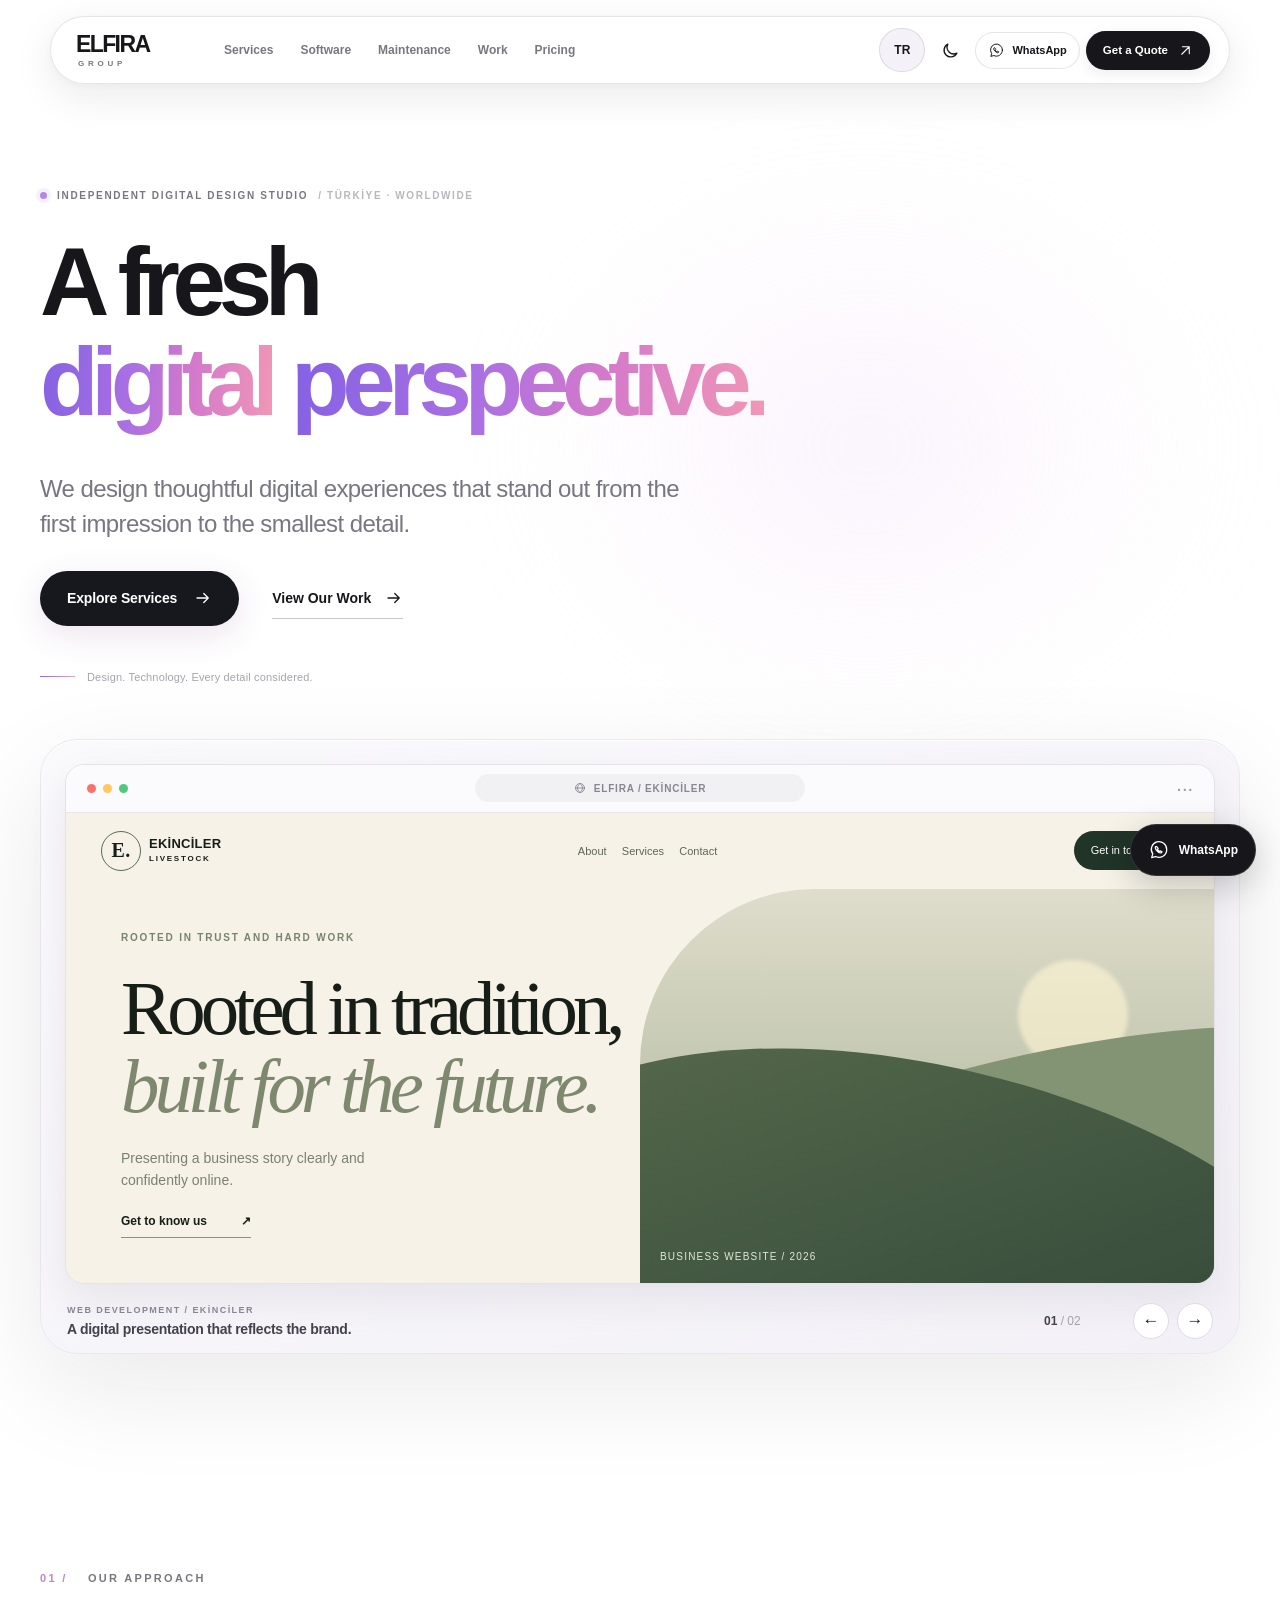
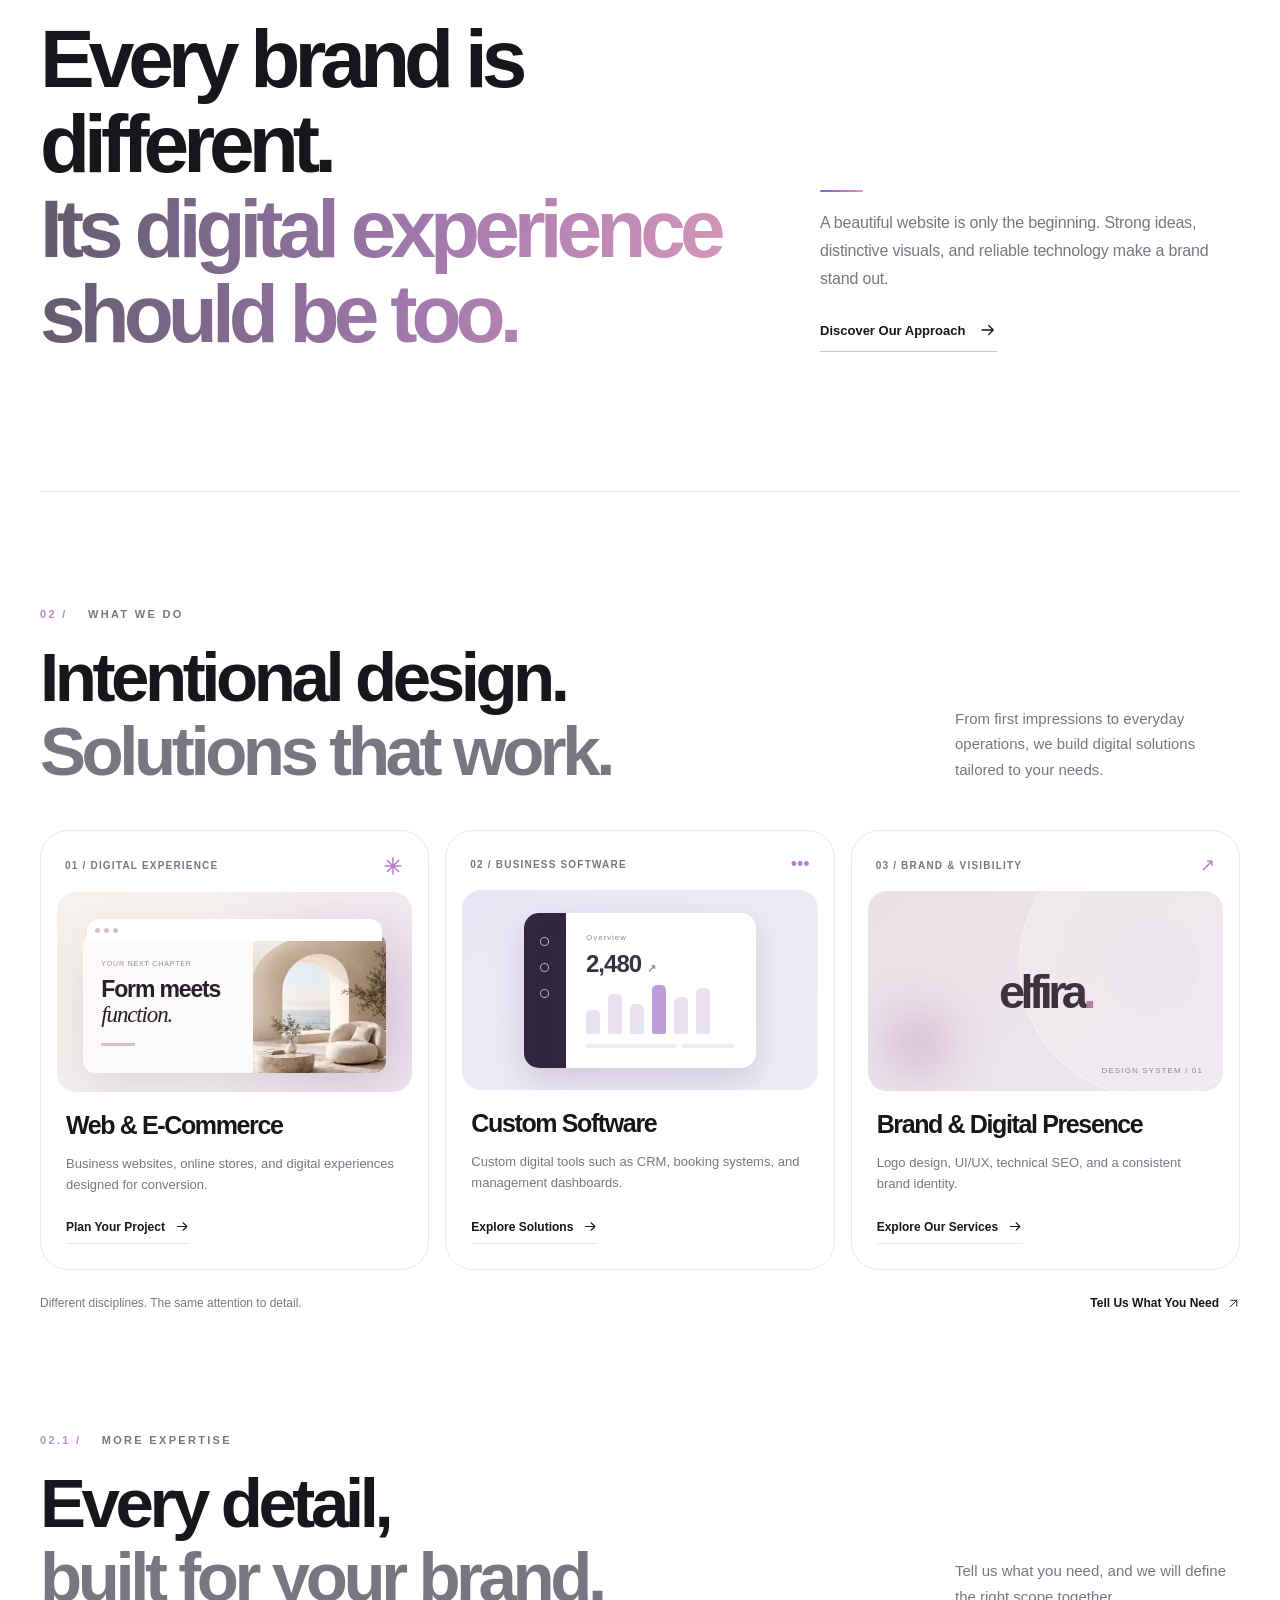
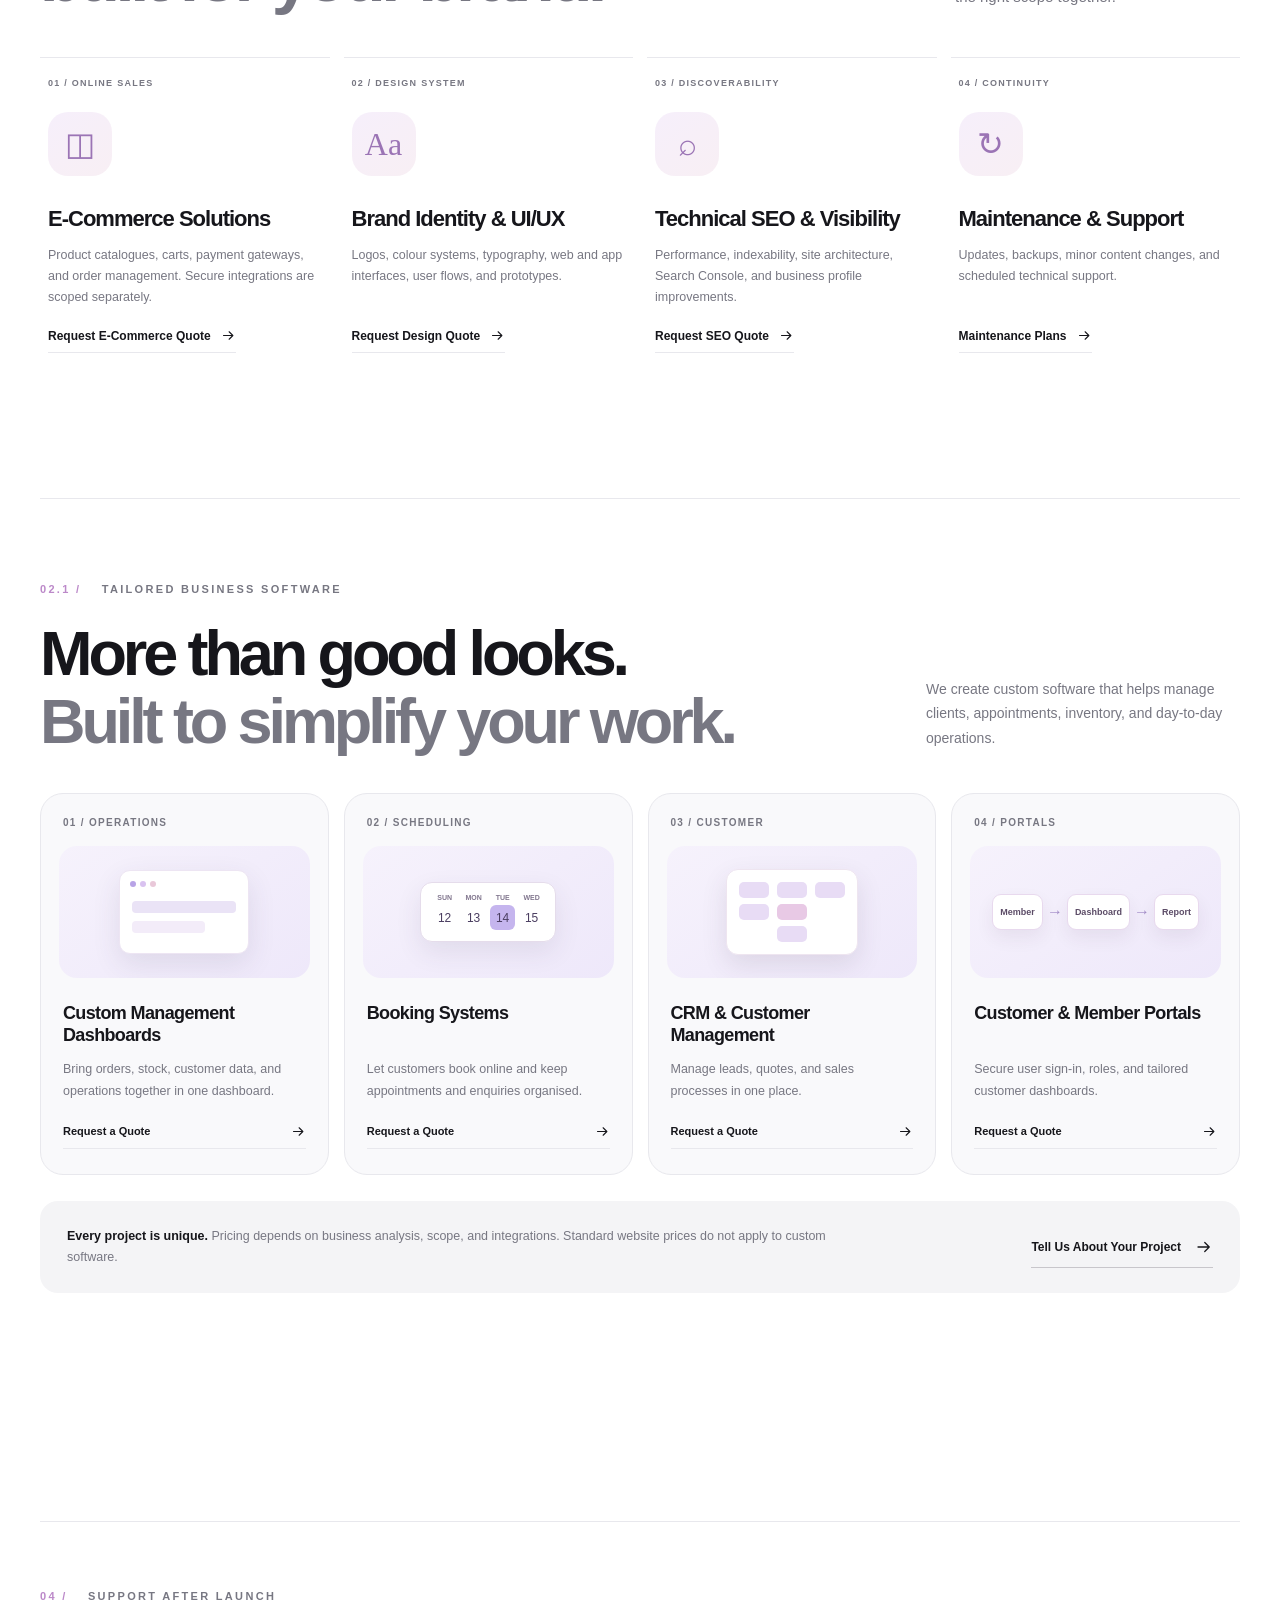
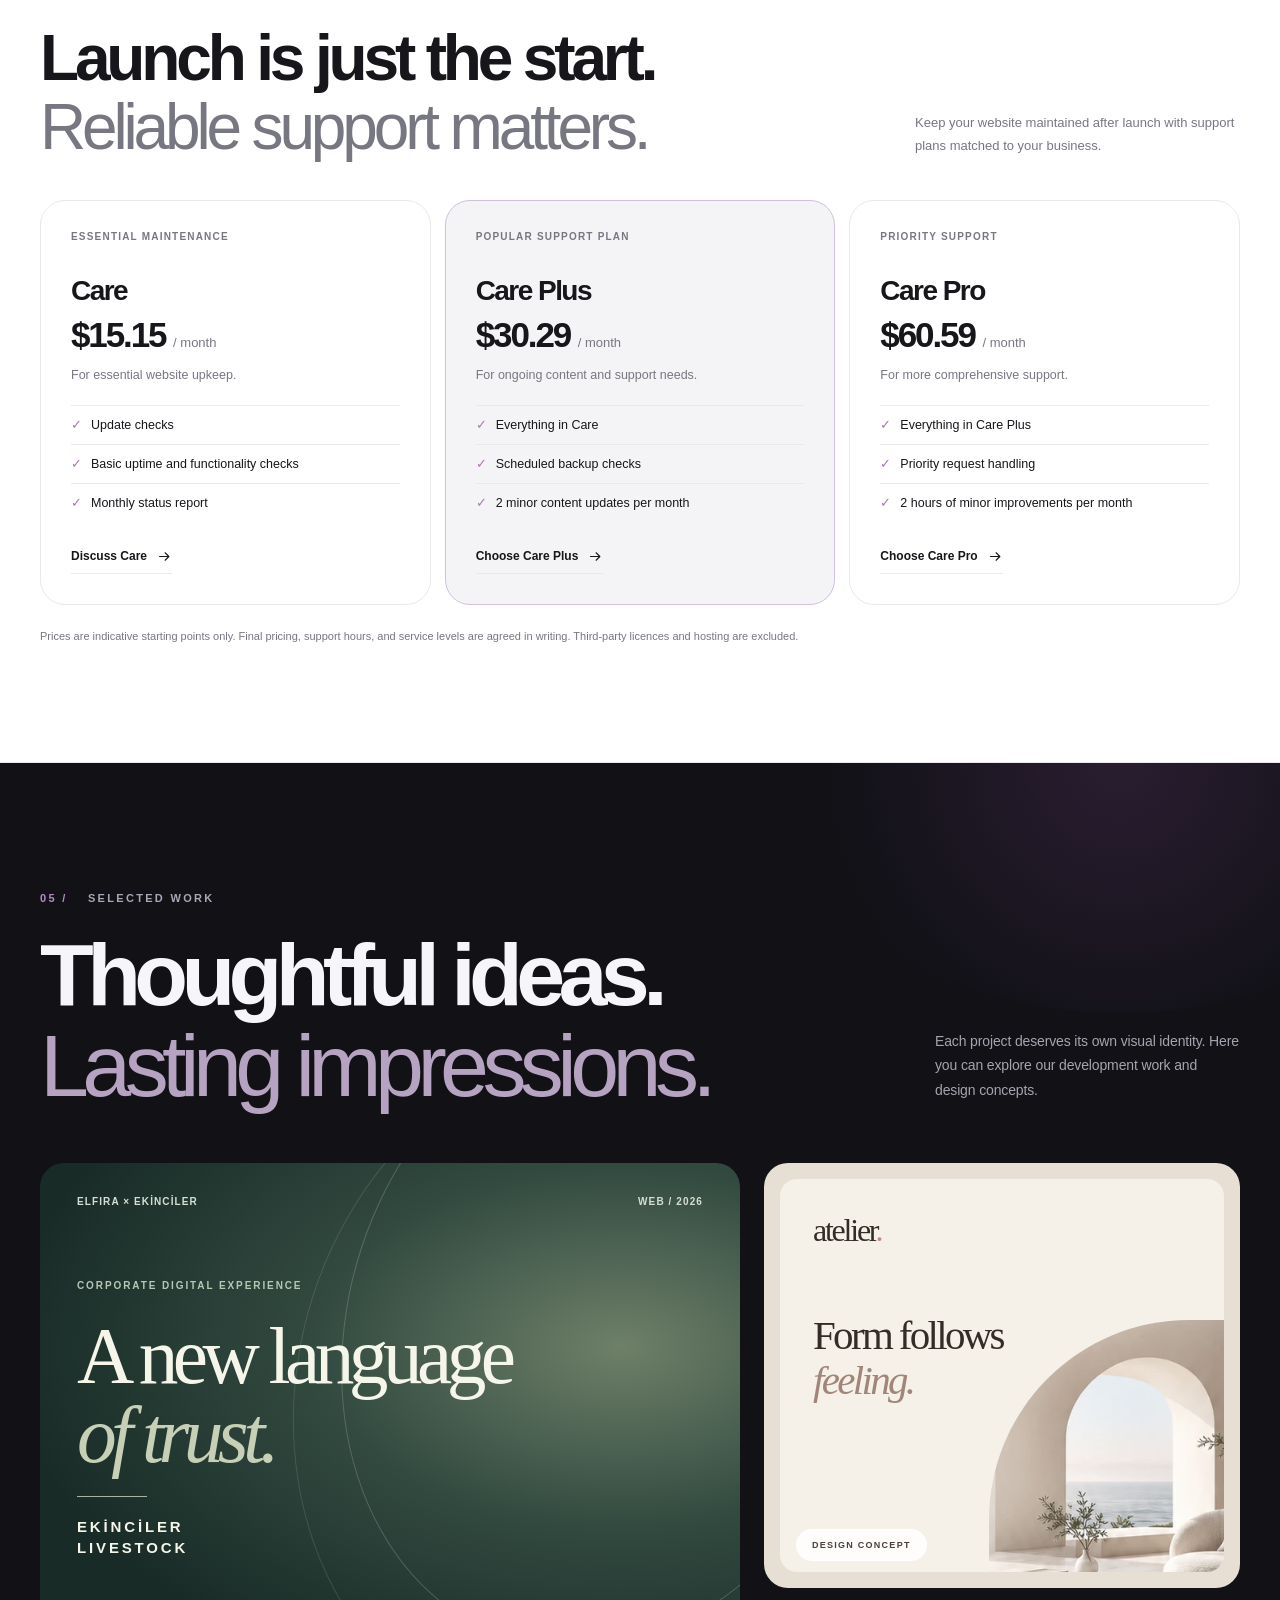
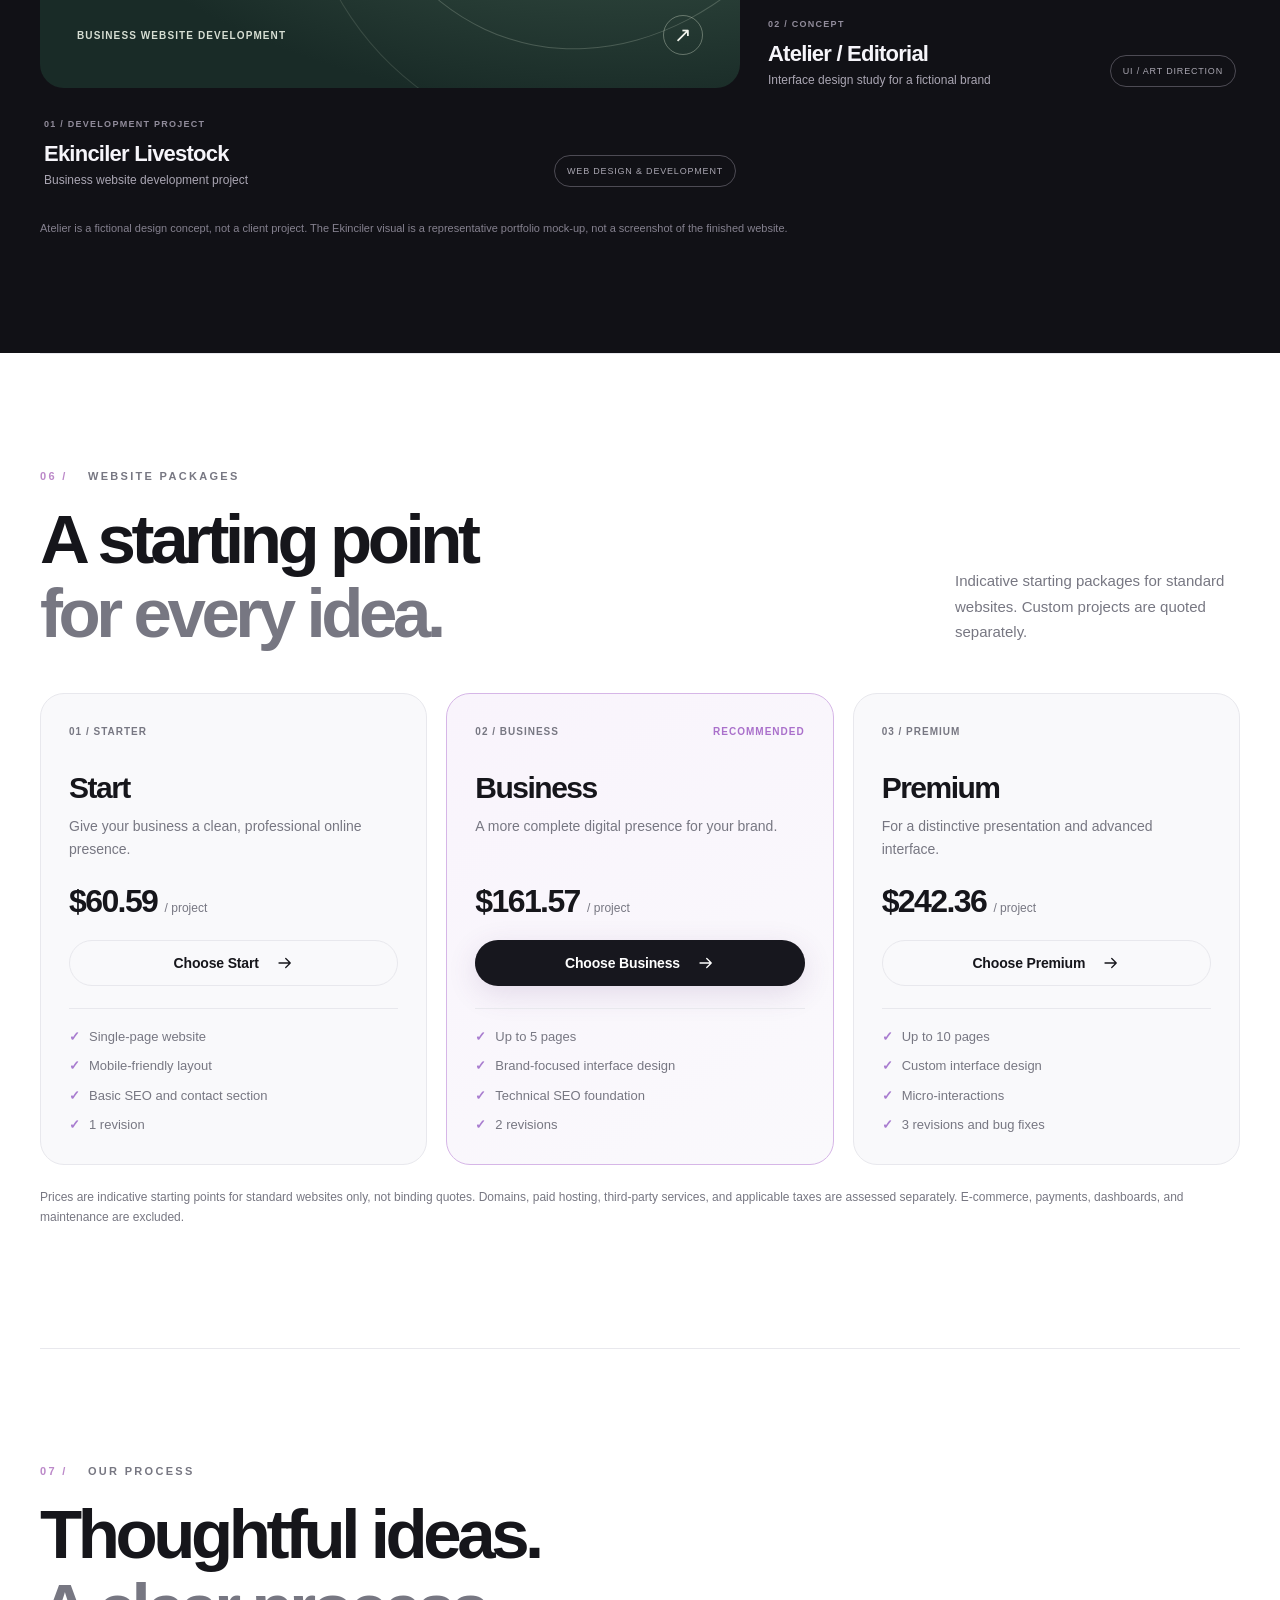
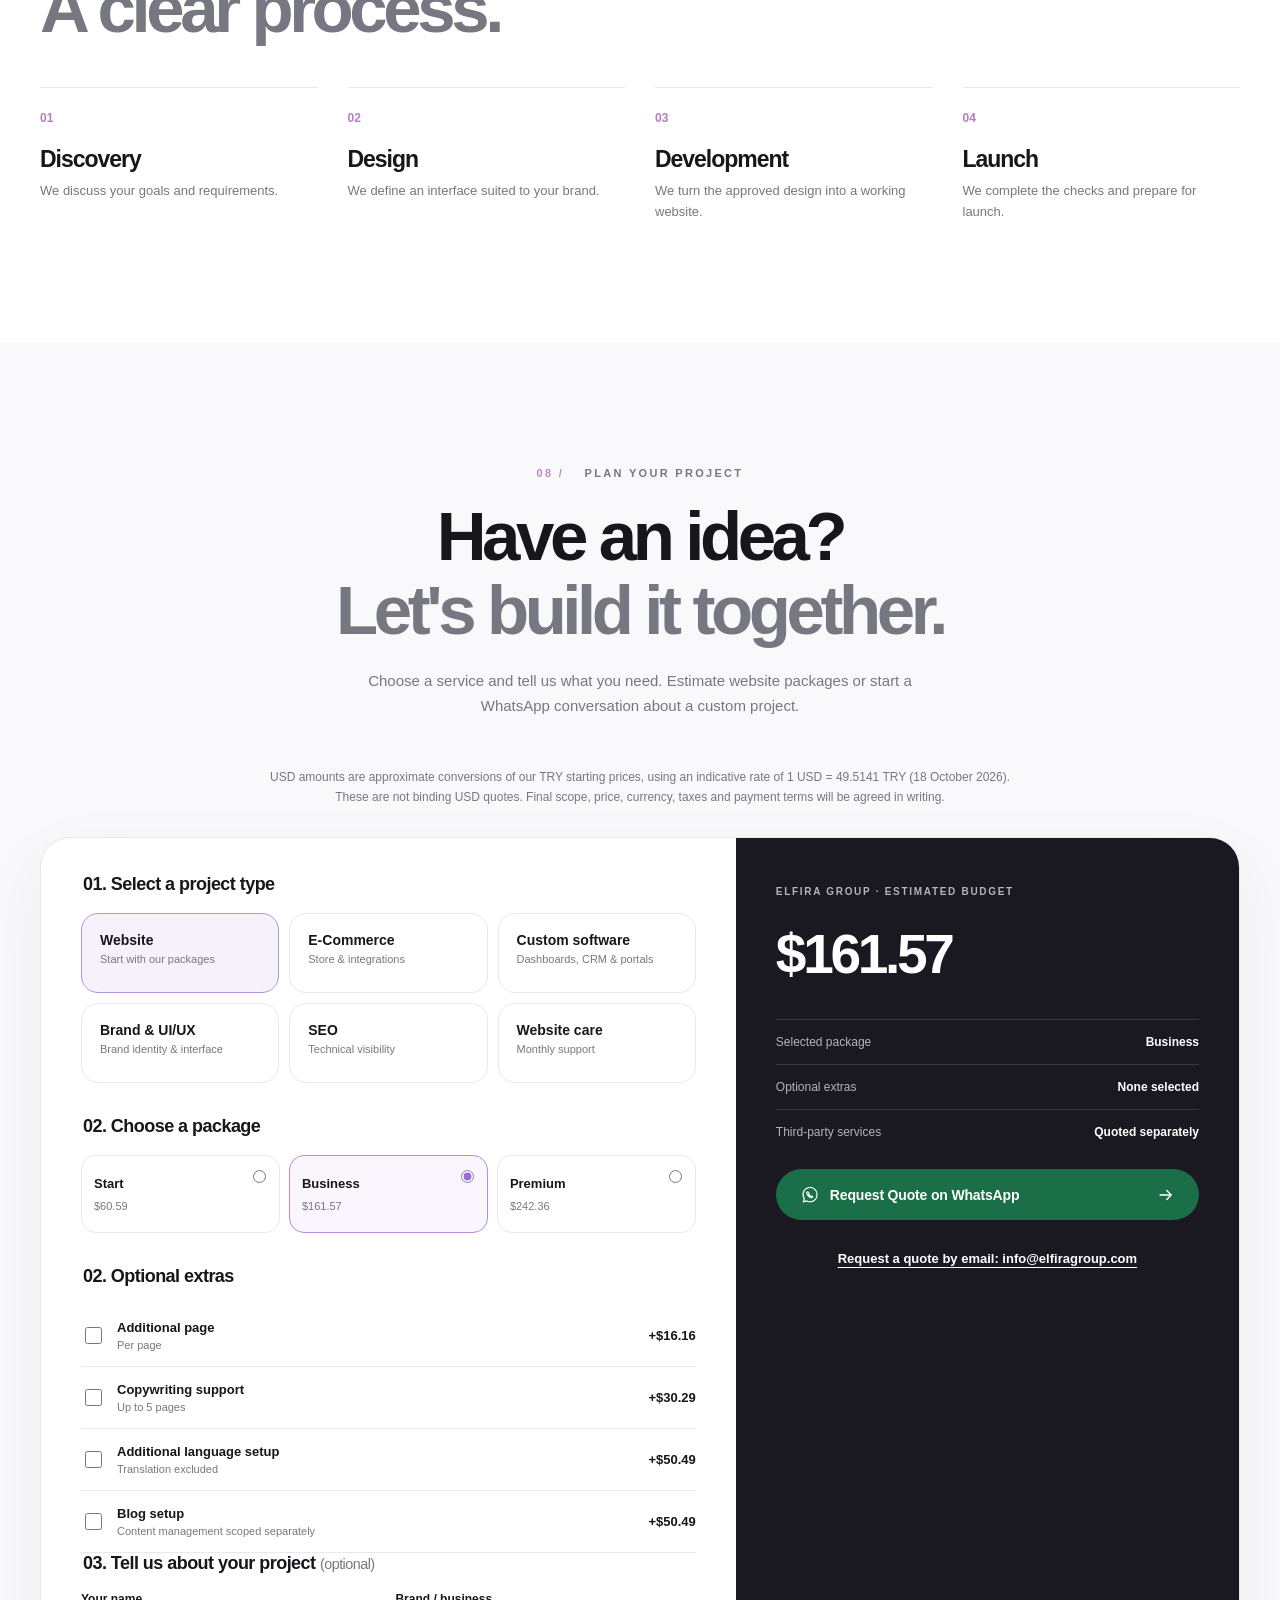
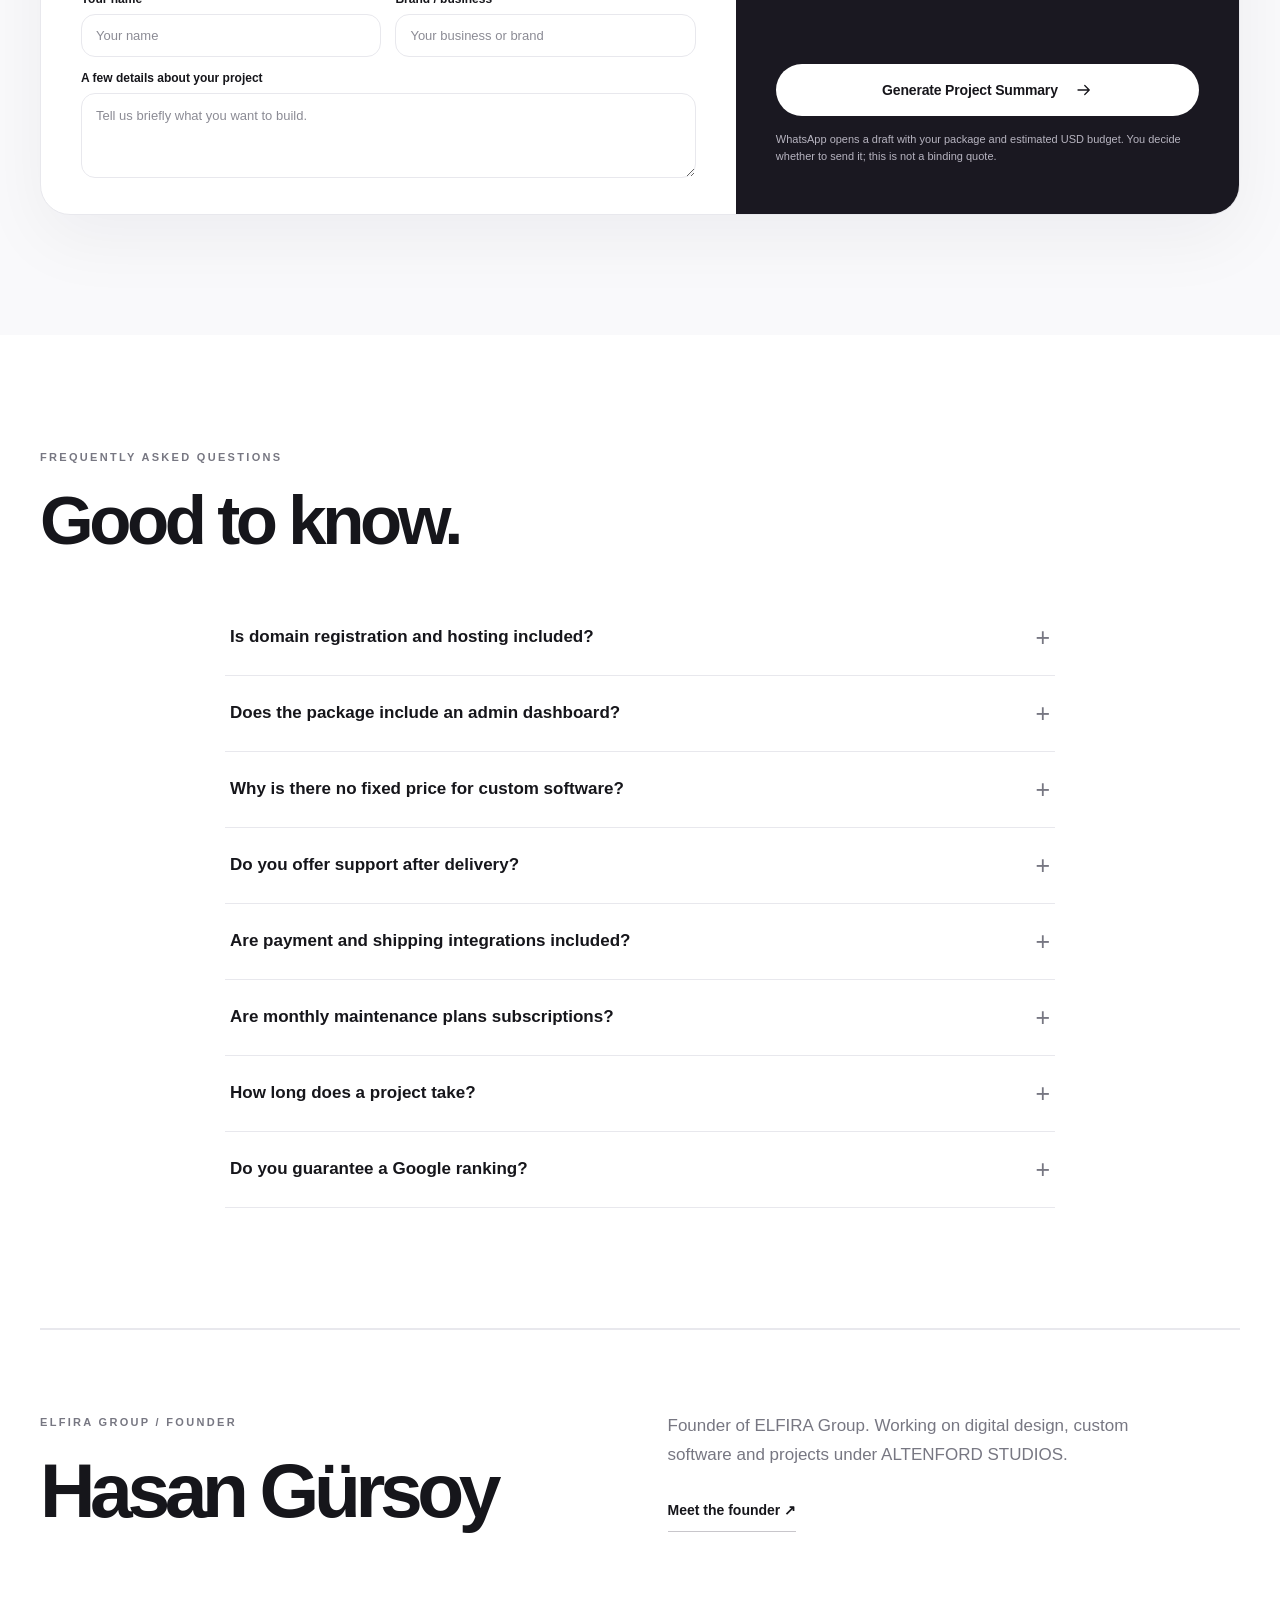
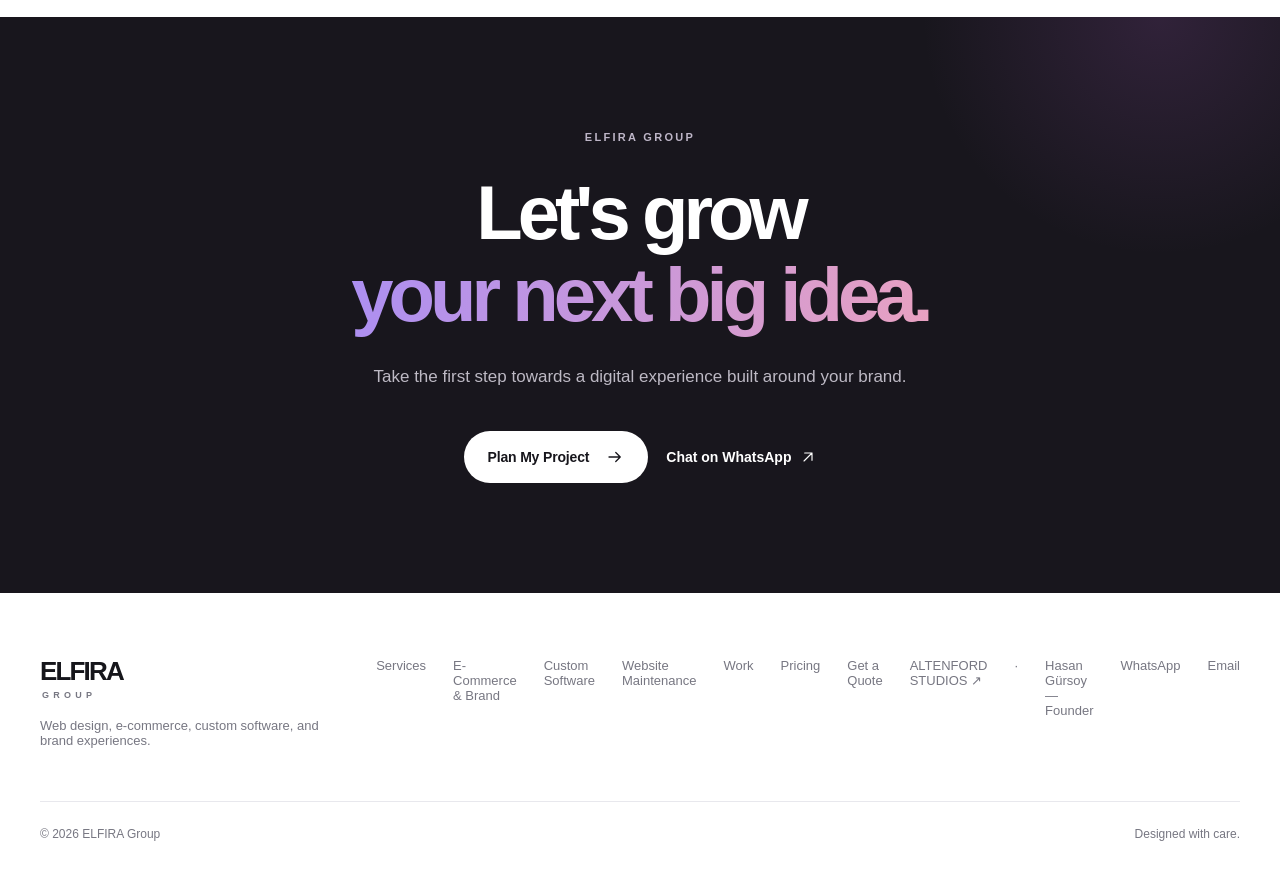
<file: en/index.html>
<!doctype html>
<html lang="en">
<head>
  <meta charset="utf-8">
  <meta name="viewport" content="width=device-width, initial-scale=1, viewport-fit=cover">
  <meta name="theme-color" content="#ffffff">
  <meta name="description" content="ELFIRA Group builds thoughtful websites, e-commerce experiences, custom business software and brand identities. Based in Türkiye, working worldwide.">
  <meta property="og:title" content="ELFIRA Group | Digital Design & Development">
  <meta property="og:description" content="Thoughtful websites, e-commerce and digital experiences, crafted for businesses worldwide.">
  <meta property="og:type" content="website">
  <meta property="og:locale" content="en_US">
  <meta property="og:site_name" content="ELFIRA Group">
  <meta property="og:url" content="https://elfiragroup.com/en/">
  <meta property="og:image" content="https://elfiragroup.com/assets/social-preview.svg?v=20261018">
  <meta property="og:image:type" content="image/svg+xml">
  <meta property="og:image:width" content="1200">
  <meta property="og:image:height" content="630">
  <meta property="og:image:alt" content="ELFIRA Group — Digital Design and Development">
  <meta property="og:image" content="https://elfiragroup.com/assets/atelier-interior.webp">
  <meta property="og:image:type" content="image/webp">
  <meta name="twitter:card" content="summary_large_image">
  <meta name="twitter:title" content="ELFIRA Group | Digital Design &amp; Development">
  <meta name="twitter:image" content="https://elfiragroup.com/assets/social-preview.svg?v=20261018">
  <link rel="canonical" href="https://elfiragroup.com/en/">
  <link rel="icon" type="image/svg+xml" href="../assets/favicon.svg">
  <link rel="stylesheet" href="../assets/styles.css">
  <link rel="stylesheet" href="../assets/v6.css?v=20261018-email">
  <script src="../assets/app.js?v=20261018-email" defer></script>
  <script src="../assets/v6.js" defer></script>
  <script src="../assets/whatsapp.js" defer></script>
  <script src="../assets/dock.js" defer></script>
  <link rel="stylesheet" href="../assets/whatsapp.css">
  <link rel="stylesheet" href="../assets/v8.css">
  <link rel="stylesheet" href="../assets/v9.css">
  <link rel="stylesheet" href="../assets/dock.css">
  <link rel="stylesheet" href="../assets/language.css?v=20261018b">
  <link rel="alternate" hreflang="tr" href="https://elfiragroup.com/">
  <link rel="alternate" hreflang="en" href="https://elfiragroup.com/en/">
  <link rel="alternate" hreflang="x-default" href="https://elfiragroup.com/">
  <title>ELFIRA Group | Web Design, E-Commerce & Custom Software</title>
<style>.currency-note{max-width:760px;margin:25px auto 30px;text-align:center;color:var(--muted);font-size:12px;line-height:1.7}</style>
  <link rel="stylesheet" href="/assets/founder.css">
  <script type="application/ld+json">{"@context":"https://schema.org","@graph":[{"@type":"WebSite","@id":"https://elfiragroup.com/#website","url":"https://elfiragroup.com/","name":"ELFIRA Group","inLanguage":["tr","en"]},{"@type":"Organization","@id":"https://elfiragroup.com/#organization","name":"ELFIRA Group","url":"https://elfiragroup.com/","founder":{"@type":"Person","@id":"https://elfiragroup.com/hasan-gursoy/#person","name":"Hasan Gürsoy","url":"https://elfiragroup.com/hasan-gursoy/","alternateName":"Hasan Bedirhan Gürsoy"}},{"@type":"Organization","@id":"https://www.altenfordstudios.com/#organization","name":"ALTENFORD STUDIOS","url":"https://www.altenfordstudios.com/","founder":{"@id":"https://elfiragroup.com/hasan-gursoy/#person"}}]}</script>
</head>
<body>
  <a class="skip-link" href="#main">Skip to content</a>
  <svg class="svg-defs" xmlns="http://www.w3.org/2000/svg" aria-hidden="true">
    <symbol id="arrow" viewBox="0 0 24 24"><path d="M4 12h15m-6-6 6 6-6 6"/></symbol>
    <symbol id="up-right" viewBox="0 0 24 24"><path d="M6 18 18 6M7 6h11v11"/></symbol>
    <symbol id="moon" viewBox="0 0 24 24"><path d="M20 15.4A8.5 8.5 0 0 1 8.6 4 8.5 8.5 0 1 0 20 15.4Z"/></symbol>
    <symbol id="sun" viewBox="0 0 24 24"><circle cx="12" cy="12" r="4"/><path d="M12 2v2m0 16v2M4.9 4.9l1.4 1.4m11.4 11.4 1.4 1.4M2 12h2m16 0h2M4.9 19.1l1.4-1.4M17.7 6.3l1.4-1.4"/></symbol>
    <symbol id="menu-icon" viewBox="0 0 24 24"><path d="M3 7h18M3 17h18"/></symbol>
    <symbol id="close-icon" viewBox="0 0 24 24"><path d="m5 5 14 14M19 5 5 19"/></symbol>
    <symbol id="check" viewBox="0 0 24 24"><path d="m5 12 4.5 4.5L19 7"/></symbol>
    <symbol id="copy" viewBox="0 0 24 24"><rect x="8" y="8" width="12" height="12" rx="2"/><path d="M16 8V6a2 2 0 0 0-2-2H6a2 2 0 0 0-2 2v8a2 2 0 0 0 2 2h2"/></symbol>
    <symbol id="download" viewBox="0 0 24 24"><path d="M12 3v12m-5-5 5 5 5-5M4 18v3h16v-3"/></symbol>
    <symbol id="globe" viewBox="0 0 24 24"><circle cx="12" cy="12" r="9"/><path d="M3 12h18m-9-9c3.5 3.3 5 6.2 5 9s-1.5 5.7-5 9c-3.5-3.3-5-6.2-5-9s1.5-5.7 5-9"/></symbol>
  </svg>
  <header class="site-header" id="top">
    <div class="nav-container">
      <a class="brand" href="#top" aria-label="ELFIRA Group home"><strong>ELFIRA</strong><span>GROUP</span></a>
      <nav class="nav-desktop" aria-label="Main menu"><a href="#hizmetler">Services</a><a href="#yazilim">Software</a><a href="#bakim">Maintenance</a><a href="#calismalar">Work</a><a href="#paketler">Pricing</a></nav>
      <div class="nav-actions">
        <a class="language-switch" href="/" lang="tr" hreflang="tr" aria-label="Türkçeye geç">TR</a>
        <button class="icon-button" id="theme-toggle" type="button" aria-label="Switch to dark mode"><svg><use href="#moon"/></svg></button>
        <a class="wa-header wa-link" data-wa-kind="general" href="https://wa.me/905374880884" target="_blank" rel="noopener noreferrer"><svg aria-hidden="true" class="whatsapp-symbol" viewBox="0 0 24 24"><path d="M20.4 11.6a8.4 8.4 0 0 1-12.2 7.5L4 20.3l1.2-4.1a8.4 8.4 0 1 1 15.2-4.6Z"/><path d="M8.6 8.3c-.4.3-.7.8-.6 1.4.4 2.3 3.1 5.1 5.5 5.5.5.1 1.1-.3 1.5-.7l.3-.5-2.1-1.1-.8.8a5.8 5.8 0 0 1-2.1-2.1l.8-.8-1.1-2.1-.5-.3Z"/></svg><span>WhatsApp</span></a>
        <a class="nav-cta" href="#teklif">Get a Quote <svg><use href="#up-right"/></svg></a>
        <button class="icon-button menu-toggle" id="menu-toggle" type="button" aria-label="Open menu" aria-expanded="false" aria-controls="mobile-menu"><svg><use href="#menu-icon"/></svg></button>
      </div>
    </div>
    <nav id="mobile-menu" class="mobile-menu" aria-label="Mobile menu" hidden><a href="#hizmetler">Services <span>↗</span></a><a href="#yazilim">Custom Software <span>↗</span></a><a href="#bakim">Maintenance Plans <span>↗</span></a><a href="#calismalar">Work <span>↗</span></a><a href="#paketler">Website Plans <span>↗</span></a><a href="#surec">Our Process <span>↗</span></a><a href="#teklif">Get a Quote <span>↗</span></a><a class="wa-link" data-wa-kind="general" href="https://wa.me/905374880884" target="_blank" rel="noopener noreferrer">Message us on WhatsApp <span>↗</span></a></nav>
  </header>

  <main id="main">
    <section class="hero section-wrap" aria-labelledby="hero-title">
      <div class="hero-text">
        <span class="subtle-kicker"><span class="live-point"></span> INDEPENDENT DIGITAL DESIGN STUDIO <span class="hero-kicker-side">/ TÜRKİYE · WORLDWIDE</span></span>
        <h1 id="hero-title">A fresh<br><span class="gradient-title">digital</span><span class="en-word-separator"> </span><span class="gradient-title en-gradient-last">perspective.</span></h1>
        <p>We design thoughtful digital experiences that stand out from the first impression to the smallest detail.</p>
        <div class="hero-actions"><a class="button button-dark" href="#hizmetler">Explore Services <svg><use href="#arrow"/></svg></a><a class="text-link" href="#calismalar">View Our Work <svg><use href="#arrow"/></svg></a></div>
        <div class="hero-note"><span class="note-line"></span><span>Design. Technology. Every detail considered.</span></div>
      </div>
      <div class="showcase-shell" aria-label="Project previews: Ekinciler Livestock and Atelier design concept">
        <div class="browser-window">
          <div class="browser-bar"><div class="window-dots" aria-hidden="true"><i></i><i></i><i></i></div><span class="browser-address"><svg><use href="#globe"/></svg> <span class="browser-address-label">ELFIRA / EKİNCİLER</span></span><span class="browser-options" aria-hidden="true">···</span></div>
          <div class="showcase-slide ekinciler-slide" data-slide="0">
            <div class="ekinciler-site">
              <div class="ekin-site-nav"><div class="ekin-wordmark"><span class="ekin-symbol">E.</span><span>EKİNCİLER <small>LIVESTOCK</small></span></div><div class="ekin-navlinks">About &nbsp;&nbsp;&nbsp; Services &nbsp;&nbsp;&nbsp; Contact</div><span class="ekin-site-pill">Get in touch ↗</span></div>
              <div class="ekin-hero"><div class="ekin-copy"><span>ROOTED IN TRUST AND HARD WORK</span><h2>Rooted in tradition,<br><em>built for the future.</em></h2><p>Presenting a business story clearly and confidently online.</p><span class="ekin-button">Get to know us <span>↗</span></span></div><div class="ekin-art" aria-hidden="true"><div class="ekin-sun"></div><div class="ekin-hills hill-back"></div><div class="ekin-hills hill-front"></div><div class="ekin-art-label">BUSINESS WEBSITE / 2026</div></div></div>
            </div>
          </div>
          <div class="showcase-slide" data-slide="1" hidden>
          <div class="atelier-page">
            <div class="atelier-nav"><strong>atelier<span>.</span></strong><div class="atelier-navlinks">Spaces &nbsp;&nbsp;&nbsp; Products &nbsp;&nbsp;&nbsp; Journal</div><span class="atelier-visit">Explore ↗</span></div>
            <div class="atelier-main"><div class="atelier-copy"><span>BEAUTIFULLY DESIGNED SPACES</span><h2>Timeless<br><em>design.</em></h2><p>Design experiences that complement everyday life and enrich spaces.</p><div class="atelier-chip">Explore&nbsp; →</div></div><div class="atelier-art" role="img" aria-label="Cream sofa in a bright architectural interior"></div></div>
          </div>
          </div>
        </div>
        <div class="showcase-caption"><div class="showcase-caption-copy"><span id="showcase-type">WEB DEVELOPMENT / EKİNCİLER</span><strong id="showcase-title">A digital presentation that reflects the brand.</strong></div><div class="showcase-controls" aria-label="Project preview controls"><span id="showcase-counter">01 <i>/ 02</i></span><button type="button" id="showcase-prev" aria-label="Previous project">←</button><button type="button" id="showcase-next" aria-label="Next project">→</button></div></div>
      </div>
    </section>

    <section class="intro-statement section-wrap" id="hakkimizda">
      <span class="eyebrow"><span class="section-index">01 /</span> OUR APPROACH</span>
      <div class="philosophy-layout"><h2>Every brand is different.<br><em>Its digital experience should be too.</em></h2><div class="philosophy-copy"><span class="tiny-rule"></span><p>A beautiful website is only the beginning. Strong ideas, distinctive visuals, and reliable technology make a brand stand out.</p><a href="#calismalar" class="text-link">Discover Our Approach <svg><use href="#arrow"/></svg></a></div></div>
    </section>

    <section class="services section-wrap" id="hizmetler" aria-labelledby="services-title">
      <div class="section-heading"><div><span class="eyebrow"><span class="section-index">02 /</span> WHAT WE DO</span><h2 id="services-title">Intentional design.<br><em>Solutions that work.</em></h2></div><p>From first impressions to everyday operations, we build digital solutions tailored to your needs.</p></div>
      <div class="pillar-grid">
        <article class="pillar pillar-web"><div class="pillar-top"><span>01 / DIGITAL EXPERIENCE</span><span class="pillar-asterisk" aria-hidden="true"><svg viewBox="0 0 24 24" focusable="false" aria-hidden="true"><path d="M12 2.5v19M2.5 12h19M5.3 5.3l13.4 13.4M18.7 5.3 5.3 18.7"/></svg></span></div><div class="pillar-illustration website-panel" aria-hidden="true"><div class="panel-bar"><i></i><i></i><i></i></div><div class="panel-content"><div><small>YOUR NEXT CHAPTER</small><strong>Form meets<br><em>function.</em></strong><span></span></div><div class="panel-image"></div></div></div><div class="pillar-bottom"><h3>Web & E-Commerce</h3><p>Business websites, online stores, and digital experiences designed for conversion.</p><a class="pillar-link choose-kind" data-kind="commerce" href="#teklif">Plan Your Project <svg><use href="#arrow"/></svg></a></div></article>
        <article class="pillar pillar-software"><div class="pillar-top"><span>02 / BUSINESS SOFTWARE</span><span class="pillar-mark" aria-hidden="true">•••</span></div><div class="pillar-illustration interface-panel" aria-hidden="true"><div class="interface-sidebar"><i></i><i></i><i></i></div><div class="interface-main"><span>Overview</span><strong>2,480 <small>↗</small></strong><div class="interface-chart"><i></i><i></i><i></i><i></i><i></i><i></i></div><div class="interface-bars"><span></span><span></span></div></div></div><div class="pillar-bottom"><h3>Custom Software</h3><p>Custom digital tools such as CRM, booking systems, and management dashboards.</p><a class="pillar-link choose-kind" data-kind="software" href="#teklif">Explore Solutions <svg><use href="#arrow"/></svg></a></div></article>
        <article class="pillar pillar-brand"><div class="pillar-top"><span>03 / BRAND & VISIBILITY</span><span class="pillar-mark" aria-hidden="true">↗</span></div><div class="pillar-illustration identity-panel" aria-hidden="true"><span class="identity-circ"></span><b>elfira<span>.</span></b><small>DESIGN SYSTEM / 01</small></div><div class="pillar-bottom"><h3>Brand & Digital Presence</h3><p>Logo design, UI/UX, technical SEO, and a consistent brand identity.</p><a class="pillar-link choose-kind" data-kind="identity" href="#teklif">Explore Our Services <svg><use href="#arrow"/></svg></a></div></article>
      </div>
      <div class="services-bottom-note"><span>Different disciplines. The same attention to detail.</span><a href="#teklif">Tell Us What You Need <svg><use href="#up-right"/></svg></a></div>
    </section>

    <section class="specialties section-wrap" id="detaylar" aria-labelledby="specialties-title">
      <div class="section-heading"><div><span class="eyebrow"><span class="section-index">02.1 /</span> MORE EXPERTISE</span><h2 id="specialties-title">Every detail,<br><em>built for your brand.</em></h2></div><p>Tell us what you need, and we will define the right scope together.</p></div>
      <div class="specialty-grid">
        <article class="specialty"><span class="specialty-label">01 / ONLINE SALES</span><div class="specialty-icon" aria-hidden="true">◫</div><h3>E-Commerce Solutions</h3><p>Product catalogues, carts, payment gateways, and order management. Secure integrations are scoped separately.</p><a class="choose-kind" data-kind="commerce" href="#teklif">Request E-Commerce Quote <svg><use href="#arrow"/></svg></a></article>
        <article class="specialty"><span class="specialty-label">02 / DESIGN SYSTEM</span><div class="specialty-icon" aria-hidden="true">Aa</div><h3>Brand Identity & UI/UX</h3><p>Logos, colour systems, typography, web and app interfaces, user flows, and prototypes.</p><a class="choose-kind" data-kind="identity" href="#teklif">Request Design Quote <svg><use href="#arrow"/></svg></a></article>
        <article class="specialty"><span class="specialty-label">03 / DISCOVERABILITY</span><div class="specialty-icon" aria-hidden="true">⌕</div><h3>Technical SEO & Visibility</h3><p>Performance, indexability, site architecture, Search Console, and business profile improvements.</p><a class="choose-kind" data-kind="seo" href="#teklif">Request SEO Quote <svg><use href="#arrow"/></svg></a></article>
        <article class="specialty"><span class="specialty-label">04 / CONTINUITY</span><div class="specialty-icon" aria-hidden="true">↻</div><h3>Maintenance & Support</h3><p>Updates, backups, minor content changes, and scheduled technical support.</p><a class="choose-kind" data-kind="care" href="#teklif">Maintenance Plans <svg><use href="#arrow"/></svg></a></article>
      </div>
    </section>

    <section class="solutions-section section-wrap" id="yazilim" aria-labelledby="solutions-title">
      <div class="solutions-intro">
        <div><span class="eyebrow"><span class="section-index">02.1 /</span> TAILORED BUSINESS SOFTWARE</span><h2 id="solutions-title">More than good looks.<br><em>Built to simplify your work.</em></h2></div>
        <p>We create custom software that helps manage clients, appointments, inventory, and day-to-day operations.</p>
      </div>
      <div class="solutions-grid">
        <article class="solution-item"><span class="solution-index">01 / OPERATIONS</span><div class="solution-visual" aria-hidden="true"><span class="mini-window"><i></i><i></i><i></i><b></b><em></em></span></div><h3>Custom Management Dashboards</h3><p>Bring orders, stock, customer data, and operations together in one dashboard.</p><a class="solution-cta choose-solution" data-solution="panel" href="#teklif">Request a Quote <svg><use href="#arrow"/></svg></a></article>
        <article class="solution-item"><span class="solution-index">02 / SCHEDULING</span><div class="solution-visual appointments-art" aria-hidden="true"><div class="calendar-art"><span>SUN</span><span>MON</span><span>TUE</span><span>WED</span><i>12</i><i>13</i><i>14</i><i>15</i></div></div><h3>Booking Systems</h3><p>Let customers book online and keep appointments and enquiries organised.</p><a class="solution-cta choose-solution" data-solution="appointment" href="#teklif">Request a Quote <svg><use href="#arrow"/></svg></a></article>
        <article class="solution-item"><span class="solution-index">03 / CUSTOMER</span><div class="solution-visual crm-art" aria-hidden="true"><div class="crm-columns"><i><b></b><b></b></i><i><b></b><b></b><b></b></i><i><b></b></i></div></div><h3>CRM &amp; Customer Management</h3><p>Manage leads, quotes, and sales processes in one place.</p><a class="solution-cta choose-solution" data-solution="crm" href="#teklif">Request a Quote <svg><use href="#arrow"/></svg></a></article>
        <article class="solution-item"><span class="solution-index">04 / PORTALS</span><div class="solution-visual automation-art" aria-hidden="true"><div class="flow-art"><span>Member</span><i>→</i><span>Dashboard</span><i>→</i><span>Report</span></div></div><h3>Customer & Member Portals</h3><p>Secure user sign-in, roles, and tailored customer dashboards.</p><a class="solution-cta choose-solution" data-solution="portal" href="#teklif">Request a Quote <svg><use href="#arrow"/></svg></a></article>
      </div>
      <div class="solutions-footnote"><p><strong>Every project is unique.</strong> Pricing depends on business analysis, scope, and integrations. Standard website prices do not apply to custom software.</p><a href="#teklif" class="text-link choose-solution" data-solution="panel">Tell Us About Your Project <svg><use href="#arrow"/></svg></a></div>
    </section>

    <section class="care-section section-wrap" id="bakim" aria-labelledby="care-title">
      <div class="care-header"><div><span class="eyebrow"><span class="section-index">04 /</span> SUPPORT AFTER LAUNCH</span><h2 id="care-title">Launch is just the start.<br><em>Reliable support matters.</em></h2></div><p>Keep your website maintained after launch with support plans matched to your business.</p></div>
      <div class="care-grid">
        <article class="care-card"><span class="care-eyebrow">ESSENTIAL MAINTENANCE</span><h3>Care</h3><div class="care-cost">$15.15 <span>/ month</span></div><p>For essential website upkeep.</p><ul><li>Update checks</li><li>Basic uptime and functionality checks</li><li>Monthly status report</li></ul><a class="care-cta choose-care" href="#teklif" data-care="care">Discuss Care <svg><use href="#arrow"/></svg></a></article>
        <article class="care-card highlighted"><span class="care-eyebrow">POPULAR SUPPORT PLAN</span><h3>Care Plus</h3><div class="care-cost">$30.29 <span>/ month</span></div><p>For ongoing content and support needs.</p><ul><li>Everything in Care</li><li>Scheduled backup checks</li><li>2 minor content updates per month</li></ul><a class="care-cta choose-care" href="#teklif" data-care="plus">Choose Care Plus <svg><use href="#arrow"/></svg></a></article>
        <article class="care-card"><span class="care-eyebrow">PRIORITY SUPPORT</span><h3>Care Pro</h3><div class="care-cost">$60.59 <span>/ month</span></div><p>For more comprehensive support.</p><ul><li>Everything in Care Plus</li><li>Priority request handling</li><li>2 hours of minor improvements per month</li></ul><a class="care-cta choose-care" href="#teklif" data-care="pro">Choose Care Pro <svg><use href="#arrow"/></svg></a></article>
      </div>
      <p class="care-disclaimer">Prices are indicative starting points only. Final pricing, support hours, and service levels are agreed in writing. Third-party licences and hosting are excluded.</p>
    </section>

    <section class="work-section" id="calismalar">
      <div class="section-wrap">
        <div class="work-head"><div><span class="eyebrow"><span class="section-index">05 /</span> SELECTED WORK</span><h2>Thoughtful ideas.<br><em>Lasting impressions.</em></h2></div><p>Each project deserves its own visual identity. Here you can explore our development work and design concepts.</p></div>
        <div class="portfolio-grid">
          <article class="portfolio-primary"><div class="portfolio-poster poster-eki"><div class="poster-top"><span>ELFIRA × EKİNCİLER</span><span>WEB / 2026</span></div><div class="eki-center"><small>CORPORATE DIGITAL EXPERIENCE</small><strong>A new language<br><em>of trust.</em></strong><span class="eki-rule"></span><p>EKİNCİLER<br>LIVESTOCK</p></div><div class="poster-bottom"><span>BUSINESS WEBSITE DEVELOPMENT</span><button class="poster-round" type="button" id="preview-ekinciler" aria-label="Open Ekinciler project preview">↗</button></div></div><div class="project-meta"><div><span>01 / DEVELOPMENT PROJECT</span><h3>Ekinciler Livestock</h3><p>Business website development project</p></div><span class="project-tag">WEB DESIGN & DEVELOPMENT</span></div></article>
          <article class="portfolio-secondary"><div class="portfolio-poster poster-atelier"><div class="atelier-small-visual"><span>atelier<span style="color:#bc8d7f">.</span></span><strong>Form follows<br><em>feeling.</em></strong><div class="atelier-mini-art"></div></div><span class="concept-tag">DESIGN CONCEPT</span></div><div class="project-meta"><div><span>02 / CONCEPT</span><h3>Atelier / Editorial</h3><p>Interface design study for a fictional brand</p></div><span class="project-tag">UI / ART DIRECTION</span></div></article>
        </div>
        <p class="work-disclaimer">Atelier is a fictional design concept, not a client project. The Ekinciler visual is a representative portfolio mock-up, not a screenshot of the finished website.</p>
      </div>
    </section>

    <section class="pricing-section section-wrap" id="paketler">
      <div class="section-heading"><div><span class="eyebrow"><span class="section-index">06 /</span> WEBSITE PACKAGES</span><h2>A starting point<br><em>for every idea.</em></h2></div><p>Indicative starting packages for standard websites. Custom projects are quoted separately.</p></div>
      <div class="pricing-grid">
        <article class="price-card"><div class="price-top"><span>01 / STARTER</span></div><h3>Start</h3><p>Give your business a clean, professional online presence.</p><div class="price">$60.59 <span>/ project</span></div><a href="#teklif" class="button button-outline choose-plan" data-plan="start">Choose Start <svg><use href="#arrow"/></svg></a><ul><li>Single-page website</li><li>Mobile-friendly layout</li><li>Basic SEO and contact section</li><li>1 revision</li></ul></article>
        <article class="price-card featured"><div class="price-top"><span>02 / BUSINESS</span><b>RECOMMENDED</b></div><h3>Business</h3><p>A more complete digital presence for your brand.</p><div class="price">$161.57 <span>/ project</span></div><a href="#teklif" class="button button-dark choose-plan" data-plan="business">Choose Business <svg><use href="#arrow"/></svg></a><ul><li>Up to 5 pages</li><li>Brand-focused interface design</li><li>Technical SEO foundation</li><li>2 revisions</li></ul></article>
        <article class="price-card"><div class="price-top"><span>03 / PREMIUM</span></div><h3>Premium</h3><p>For a distinctive presentation and advanced interface.</p><div class="price">$242.36 <span>/ project</span></div><a href="#teklif" class="button button-outline choose-plan" data-plan="premium">Choose Premium <svg><use href="#arrow"/></svg></a><ul><li>Up to 10 pages</li><li>Custom interface design</li><li>Micro-interactions</li><li>3 revisions and bug fixes</li></ul></article>
      </div>
      <p class="small-print">Prices are indicative starting points for standard websites only, not binding quotes. Domains, paid hosting, third-party services, and applicable taxes are assessed separately. E-commerce, payments, dashboards, and maintenance are excluded.</p>
    </section>

    <section class="steps-section section-wrap" id="surec"><div class="section-heading"><div><span class="eyebrow"><span class="section-index">07 /</span> OUR PROCESS</span><h2>Thoughtful ideas.<br><em>A clear process.</em></h2></div></div><div class="steps-grid"><article><span>01</span><h3>Discovery</h3><p>We discuss your goals and requirements.</p></article><article><span>02</span><h3>Design</h3><p>We define an interface suited to your brand.</p></article><article><span>03</span><h3>Development</h3><p>We turn the approved design into a working website.</p></article><article><span>04</span><h3>Launch</h3><p>We complete the checks and prepare for launch.</p></article></div></section>

    <section class="estimate-section" id="teklif"><div class="section-wrap"><div class="section-heading center"><div><span class="eyebrow"><span class="section-index">08 /</span> PLAN YOUR PROJECT</span><h2>Have an idea?<br><em>Let's build it together.</em></h2></div><p>Choose a service and tell us what you need. Estimate website packages or start a WhatsApp conversation about a custom project.</p></div>
      <p class="currency-note">USD amounts are approximate conversions of our TRY starting prices, using an indicative rate of 1 USD = 49.5141 TRY (18 October 2026). These are not binding USD quotes. Final scope, price, currency, taxes and payment terms will be agreed in writing.</p>
      <div class="estimator"><form id="estimate-form" class="estimate-form">
        <fieldset class="kind-fieldset"><legend>01. Select a project type</legend><div class="kind-picker">
          <label><input name="project-kind" type="radio" value="website" checked><span><b>Website</b><small>Start with our packages</small></span></label>
          <label><input name="project-kind" type="radio" value="commerce"><span><b>E-Commerce</b><small>Store & integrations</small></span></label>
          <label><input name="project-kind" type="radio" value="software"><span><b>Custom software</b><small>Dashboards, CRM & portals</small></span></label>
          <label><input name="project-kind" type="radio" value="identity"><span><b>Brand & UI/UX</b><small>Brand identity & interface</small></span></label>
          <label><input name="project-kind" type="radio" value="seo"><span><b>SEO</b><small>Technical visibility</small></span></label>
          <label><input name="project-kind" type="radio" value="care"><span><b>Website care</b><small>Monthly support</small></span></label>
        </div></fieldset>
        <div id="website-config"><fieldset><legend>02. Choose a package</legend><div class="plan-picker"><label><input name="plan" type="radio" value="start"><span><b>Start</b><small>$60.59</small></span></label><label><input name="plan" type="radio" value="business" checked><span><b>Business</b><small>$161.57</small></span></label><label><input name="plan" type="radio" value="premium"><span><b>Premium</b><small>$242.36</small></span></label></div></fieldset><fieldset><legend>02. Optional extras</legend><div class="extra-picker"><label><input type="checkbox" value="page" data-price="800"><span><b>Additional page</b><small>Per page</small></span><strong>+$16.16</strong></label><label><input type="checkbox" value="copy" data-price="1500"><span><b>Copywriting support</b><small>Up to 5 pages</small></span><strong>+$30.29</strong></label><label><input type="checkbox" value="language" data-price="2500"><span><b>Additional language setup</b><small>Translation excluded</small></span><strong>+$50.49</strong></label><label><input type="checkbox" value="blog" data-price="2500"><span><b>Blog setup</b><small>Content management scoped separately</small></span><strong>+$50.49</strong></label></div></fieldset></div>
        <fieldset id="software-config" hidden><legend>02. What type of software?</legend>
          <div class="software-picker"><label><input type="radio" name="software-solution" value="panel" checked><span>Management dashboard</span></label><label><input type="radio" name="software-solution" value="appointment"><span>Booking system</span></label><label><input type="radio" name="software-solution" value="crm"><span>CRM / Customer management</span></label><label><input type="radio" name="software-solution" value="portal"><span>Customer / Member portal</span></label><label><input type="radio" name="software-solution" value="other"><span>Other custom software</span></label></div>
          <p class="custom-pricing-hint">Custom software pricing depends on scope, integrations, and schedule. You can request an initial consultation via WhatsApp.</p>
        </fieldset>
        <fieldset id="custom-config" hidden><legend>02. Choose your requirement</legend>
            <div class="custom-options" id="custom-options"></div>
            <p class="custom-pricing-hint" id="custom-hint">We will quote based on your project details.</p>
          </fieldset>
          <fieldset class="client-info"><legend>03. Tell us about your project <span>(optional)</span></legend>
          <div class="contact-fields"><label for="customer-name">Your name<input id="customer-name" name="customer-name" type="text" autocomplete="name" maxlength="70" placeholder="Your name"></label>
          <label for="brand-name">Brand / business<input id="brand-name" name="brand-name" type="text" maxlength="100" placeholder="Your business or brand"></label>
          <label class="contact-fields-wide" for="project-note">A few details about your project<textarea id="project-note" name="project-note" rows="3" maxlength="600" placeholder="Tell us briefly what you want to build."></textarea></label></div>
        </fieldset></form>
      <aside class="estimate-summary"><span class="estimate-label" id="estimate-label">ELFIRA GROUP · ESTIMATED BUDGET</span><strong id="estimate-total" aria-live="polite">$161.57</strong><div class="summary-detail"><span id="summary-selection-label">Selected package</span><b id="estimate-plan">Business</b></div><div class="summary-detail"><span id="summary-extras-label">Optional extras</span><b id="estimate-extras">None selected</b></div><div class="summary-detail"><span>Third-party services</span><b>Quoted separately</b></div><a class="button button-wa wa-link" data-wa-kind="estimate" id="wa-estimate" href="https://wa.me/905374880884" target="_blank" rel="noopener noreferrer"><svg aria-hidden="true" class="whatsapp-symbol" viewBox="0 0 24 24"><path d="M20.4 11.6a8.4 8.4 0 0 1-12.2 7.5L4 20.3l1.2-4.1a8.4 8.4 0 1 1 15.2-4.6Z"/><path d="M8.6 8.3c-.4.3-.7.8-.6 1.4.4 2.3 3.1 5.1 5.5 5.5.5.1 1.1-.3 1.5-.7l.3-.5-2.1-1.1-.8.8a5.8 5.8 0 0 1-2.1-2.1l.8-.8-1.1-2.1-.5-.3Z"/></svg> Request Quote on WhatsApp <svg><use href="#arrow"/></svg></a><a id="email-estimate" class="email-quote-link" href="mailto:info@elfiragroup.com?subject=Project%20Enquiry">Request a quote by email: info@elfiragroup.com</a><button type="button" class="button button-light" id="generate-brief">Generate Project Summary <svg><use href="#arrow"/></svg></button><p><span id="estimate-help">WhatsApp opens with your project details as a draft. You choose whether to send it. Estimates are not binding quotes.</span></p></aside>
      </div></div></section>

    <section class="faq-section section-wrap"><div class="section-heading"><div><span class="eyebrow">FREQUENTLY ASKED QUESTIONS</span><h2>Good to know.</h2></div></div><div class="faq"><details><summary>Is domain registration and hosting included?</summary><p>Domains, paid hosting, and third-party services are quoted separately.</p></details><details><summary>Does the package include an admin dashboard?</summary><p>Standard packages do not include an admin dashboard. It can be scoped separately.</p></details><details><summary>Why is there no fixed price for custom software?</summary><p>Dashboards, CRMs, and booking systems differ in features, users, integrations, security, and maintenance needs. We quote after discussing the requirements.</p></details><details><summary>Do you offer support after delivery?</summary><p>Bug fixes, maintenance, updates, and support can be scoped separately. Duration, service levels, and fees are confirmed in writing.</p></details><details><summary>Are payment and shipping integrations included?</summary><p>Payment providers, delivery partners, and integrations are discussed during discovery. Third-party accounts and service fees are separate.</p></details><details><summary>Are monthly maintenance plans subscriptions?</summary><p>These are indicative monthly service models. Terms, scope, invoicing, and cancellation are agreed in writing. No subscription starts automatically on this website.</p></details><details><summary>How long does a project take?</summary><p>Timing depends on the agreed scope and supplied content. We set a schedule at project kickoff.</p></details><details><summary>Do you guarantee a Google ranking?</summary><p>No. We can implement a technical SEO foundation, but search rankings cannot be guaranteed.</p></details></div></section>

    <section class="founder-teaser section-wrap" aria-labelledby="founder-teaser-title"><div><span class="eyebrow">ELFIRA GROUP / FOUNDER</span><h2 id="founder-teaser-title">Hasan Gürsoy</h2></div><div><p>Founder of ELFIRA Group. Working on digital design, custom software and projects under ALTENFORD STUDIOS.</p><a class="text-link" href="/en/hasan-gursoy/">Meet the founder ↗</a></div></section>
    <section class="closing"><div class="section-wrap closing-content"><span class="eyebrow">ELFIRA GROUP</span><h2>Let's grow<br><em>your next big idea.</em></h2><p>Take the first step towards a digital experience built around your brand.</p><a href="#teklif" class="button button-light">Plan My Project <svg><use href="#arrow"/></svg></a><a href="https://wa.me/905374880884" target="_blank" rel="noopener noreferrer" class="closing-wa wa-link" data-wa-kind="general">Chat on WhatsApp <svg><use href="#up-right"/></svg></a></div></section>
  </main>
  <footer class="site-footer section-wrap"><div><a href="#top" class="brand footer-brand"><strong>ELFIRA</strong><span>GROUP</span></a><p>Web design, e-commerce, custom software, and brand experiences.</p></div><div class="footer-links"><a href="#hizmetler">Services</a><a href="#detaylar">E-Commerce & Brand</a><a href="#yazilim">Custom Software</a><a href="#bakim">Website Maintenance</a><a href="#calismalar">Work</a><a href="#paketler">Pricing</a><a href="#teklif">Get a Quote</a><a href="https://www.altenfordstudios.com/">ALTENFORD STUDIOS ↗</a> · <a href="/en/hasan-gursoy/">Hasan Gürsoy — Founder</a><a href="https://wa.me/905374880884" target="_blank" rel="noopener noreferrer" class="wa-link" data-wa-kind="general">WhatsApp</a><a href="mailto:info@elfiragroup.com">Email</a></div><div class="footer-bottom"><span>© <span id="copyright-year">2026</span> ELFIRA Group</span><span>Designed with care.</span></div></footer>

  <dialog id="brief-dialog" aria-labelledby="brief-title"><div class="dialog-inner"><button type="button" class="dialog-close" id="close-dialog" aria-label="Close dialog"><svg><use href="#close-icon"/></svg></button><span class="eyebrow">PROJECT SUMMARY</span><h2 id="brief-title">Your first step is ready.</h2><p>Review your project summary, copy or download it, or open it in WhatsApp. You can check the message before sending.</p><label for="brief-text">Generated summary</label><textarea readonly id="brief-text" rows="12"></textarea><a href="https://wa.me/905374880884" target="_blank" rel="noopener noreferrer" class="button button-wa dialog-wa wa-link" id="wa-brief" data-wa-kind="estimate"><svg aria-hidden="true" class="whatsapp-symbol" viewBox="0 0 24 24"><path d="M20.4 11.6a8.4 8.4 0 0 1-12.2 7.5L4 20.3l1.2-4.1a8.4 8.4 0 1 1 15.2-4.6Z"/><path d="M8.6 8.3c-.4.3-.7.8-.6 1.4.4 2.3 3.1 5.1 5.5 5.5.5.1 1.1-.3 1.5-.7l.3-.5-2.1-1.1-.8.8a5.8 5.8 0 0 1-2.1-2.1l.8-.8-1.1-2.1-.5-.3Z"/></svg> Send via WhatsApp <svg><use href="#arrow"/></svg></a><div class="dialog-actions"><button type="button" class="button button-dark" id="copy-brief"><svg><use href="#copy"/></svg> Copy</button><button type="button" class="button button-outline" id="download-brief"><svg><use href="#download"/></svg> Download</button></div></div></dialog>
  <a class="wa-float wa-link" data-wa-kind="general" href="https://wa.me/905374880884" target="_blank" rel="noopener noreferrer" aria-label="Contact ELFIRA Group on WhatsApp"><svg aria-hidden="true" class="whatsapp-symbol" viewBox="0 0 24 24"><path d="M20.4 11.6a8.4 8.4 0 0 1-12.2 7.5L4 20.3l1.2-4.1a8.4 8.4 0 1 1 15.2-4.6Z"/><path d="M8.6 8.3c-.4.3-.7.8-.6 1.4.4 2.3 3.1 5.1 5.5 5.5.5.1 1.1-.3 1.5-.7l.3-.5-2.1-1.1-.8.8a5.8 5.8 0 0 1-2.1-2.1l.8-.8-1.1-2.1-.5-.3Z"/></svg><span>WhatsApp</span></a>
  <div id="toast" class="toast" role="status" aria-live="polite"></div>
</body>
</html>
</file>
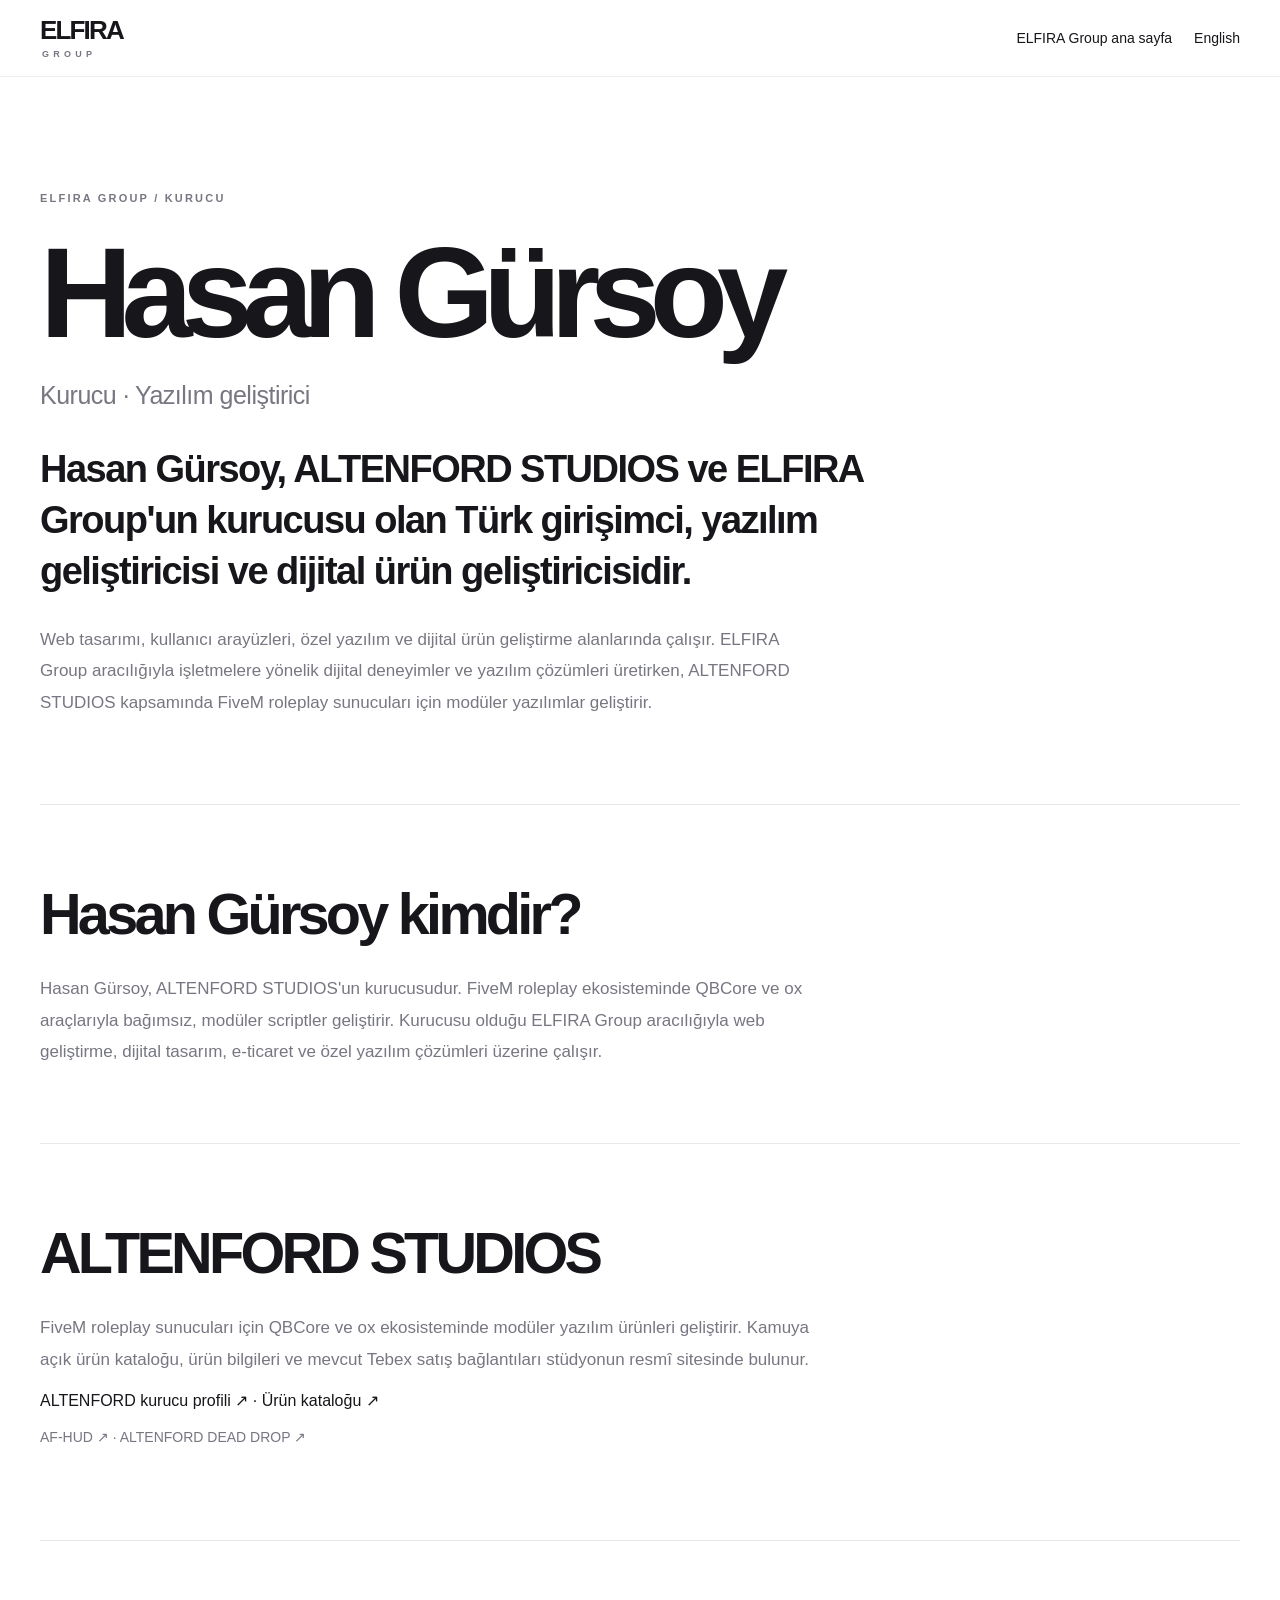
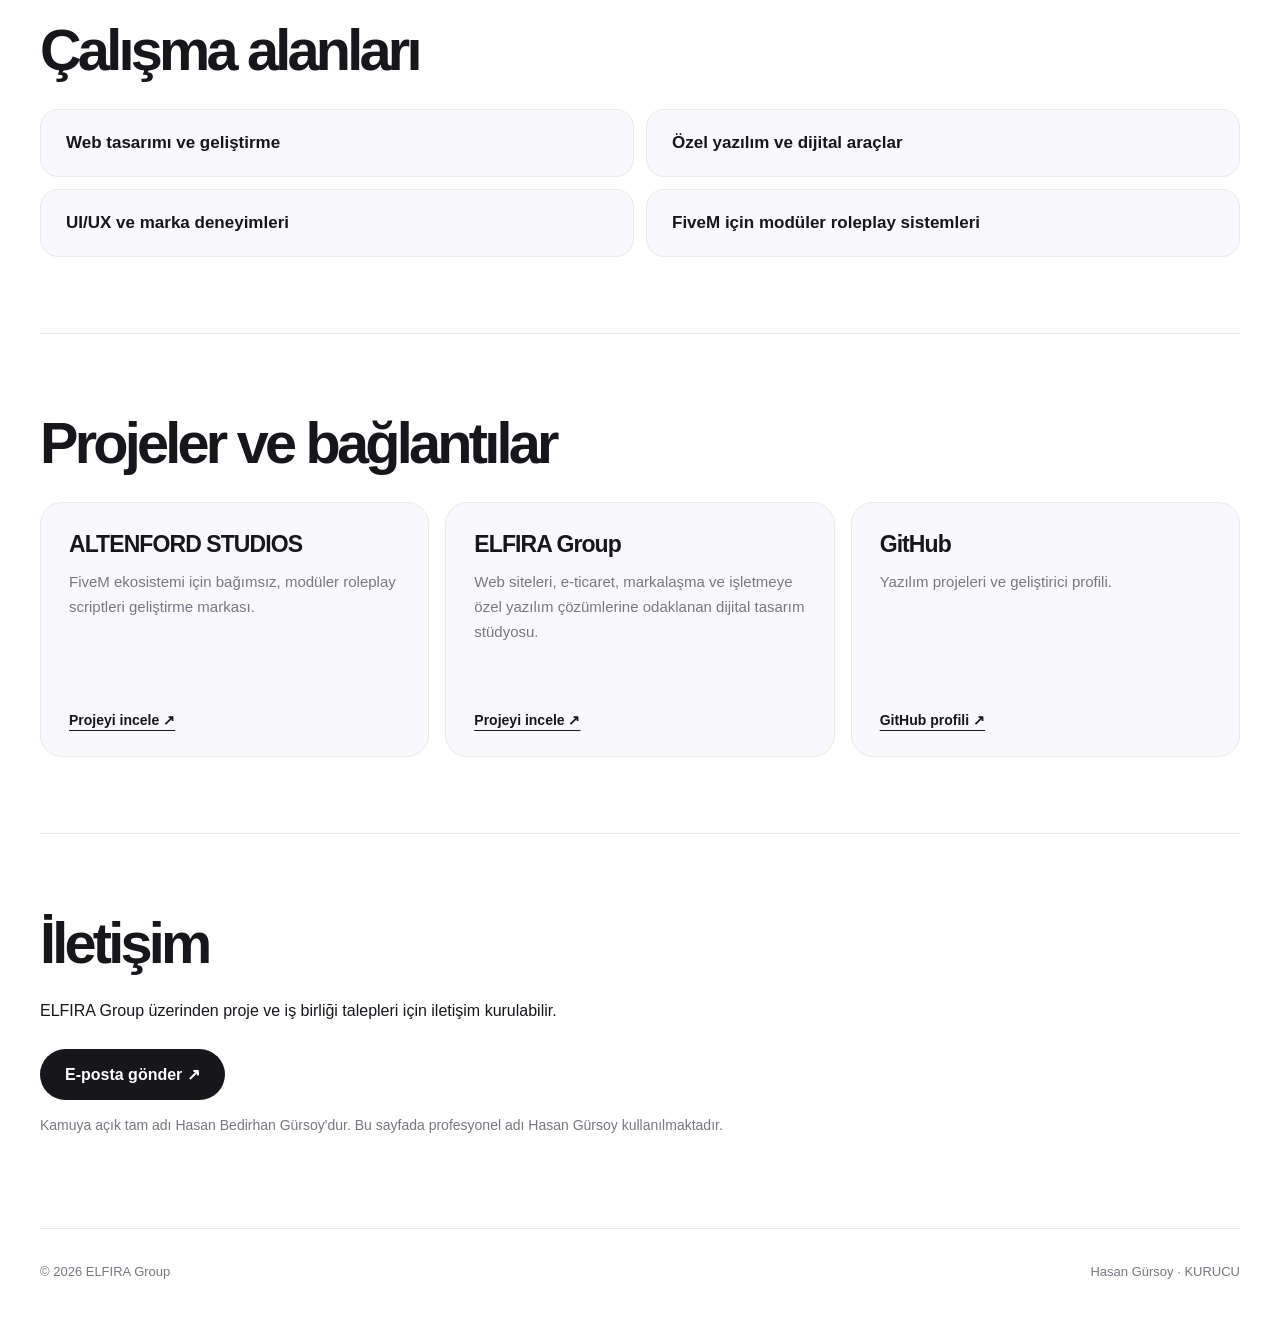
<file: hasan-gursoy/index.html>
<!doctype html>
<html lang="tr">
<head>
  <meta charset="utf-8">
  <meta name="viewport" content="width=device-width, initial-scale=1, viewport-fit=cover">
  <meta name="theme-color" content="#ffffff">
  <title>Hasan Gürsoy | ALTENFORD STUDIOS ve ELFIRA Group Kurucusu</title>
  <meta name="description" content="Hasan Gürsoy, ALTENFORD STUDIOS ve ELFIRA Group kurucusu; FiveM, QBCore ve ox ekosisteminde yazılım ve dijital ürün geliştiren Türk girişimcidir.">
  <meta name="robots" content="index, follow, max-image-preview:large">
  <link rel="canonical" href="https://elfiragroup.com/hasan-gursoy/">
  <link rel="alternate" hreflang="tr" href="https://elfiragroup.com/hasan-gursoy/">
  <link rel="alternate" hreflang="en" href="https://elfiragroup.com/en/hasan-gursoy/">
  <link rel="alternate" hreflang="x-default" href="https://elfiragroup.com/hasan-gursoy/">
  <meta property="og:type" content="profile">
  <meta property="og:locale" content="tr_TR">
  <meta property="og:site_name" content="ELFIRA Group">
  <meta property="og:title" content="Hasan Gürsoy | ALTENFORD STUDIOS ve ELFIRA Group Kurucusu">
  <meta property="og:description" content="Hasan Gürsoy, ALTENFORD STUDIOS ve ELFIRA Group kurucusu; FiveM, QBCore ve ox ekosisteminde yazılım ve dijital ürün geliştiren Türk girişimcidir.">
  <meta property="og:url" content="https://elfiragroup.com/hasan-gursoy/">
  <meta property="og:image" content="https://elfiragroup.com/assets/identity-preview.png">
  <meta name="twitter:card" content="summary_large_image">
  <meta name="twitter:title" content="Hasan Gürsoy | ALTENFORD STUDIOS ve ELFIRA Group Kurucusu">
  <meta name="twitter:description" content="Hasan Gürsoy, ALTENFORD STUDIOS ve ELFIRA Group kurucusu; FiveM, QBCore ve ox ekosisteminde yazılım ve dijital ürün geliştiren Türk girişimcidir.">
  <meta name="twitter:image" content="https://elfiragroup.com/assets/identity-preview.png">
  <meta property="og:image:alt" content="Hasan Gürsoy — ALTENFORD STUDIOS / ELFIRA Group">
  <link rel="icon" type="image/svg+xml" href="/assets/favicon.svg">
  <link rel="stylesheet" href="/assets/styles.css">
  <link rel="stylesheet" href="/assets/v6.css?v=20261018-email">
  <link rel="stylesheet" href="/assets/founder.css">
  <script type="application/ld+json">{"@context":"https://schema.org","@graph":[{"@type":"WebSite","@id":"https://elfiragroup.com/#website","name":"ELFIRA Group","url":"https://elfiragroup.com/","publisher":{"@id":"https://elfiragroup.com/#organization"},"inLanguage":["tr","en"]},{"@type":"Organization","@id":"https://www.altenfordstudios.com/#organization","name":"ALTENFORD STUDIOS","url":"https://www.altenfordstudios.com/","founder":{"@id":"https://elfiragroup.com/hasan-gursoy/#person"}},{"@type":"Organization","@id":"https://elfiragroup.com/#organization","name":"ELFIRA Group","url":"https://elfiragroup.com/","founder":{"@id":"https://elfiragroup.com/hasan-gursoy/#person"}},{"@type":"Person","@id":"https://elfiragroup.com/hasan-gursoy/#person","name":"Hasan Gürsoy","alternateName":"Hasan Bedirhan Gürsoy","description":"Hasan Gürsoy, ALTENFORD STUDIOS ve ELFIRA Group kurucusu; FiveM, QBCore ve ox ekosisteminde yazılım ve dijital ürün geliştiren Türk girişimcidir.","url":"https://elfiragroup.com/hasan-gursoy/","sameAs":["https://github.com/HasanBedirhanGursoy"],"worksFor":[{"@id":"https://www.altenfordstudios.com/#organization"},{"@id":"https://elfiragroup.com/#organization"}]},{"@type":"ProfilePage","@id":"https://elfiragroup.com/hasan-gursoy/#webpage","url":"https://elfiragroup.com/hasan-gursoy/","name":"Hasan Gürsoy | ALTENFORD STUDIOS ve ELFIRA Group Kurucusu","description":"Hasan Gürsoy, ALTENFORD STUDIOS ve ELFIRA Group kurucusu; FiveM, QBCore ve ox ekosisteminde yazılım ve dijital ürün geliştiren Türk girişimcidir.","inLanguage":"tr","isPartOf":{"@id":"https://elfiragroup.com/#website"},"mainEntity":{"@id":"https://elfiragroup.com/hasan-gursoy/#person"},"breadcrumb":{"@id":"https://elfiragroup.com/hasan-gursoy/#breadcrumb"}},{"@type":"BreadcrumbList","@id":"https://elfiragroup.com/hasan-gursoy/#breadcrumb","itemListElement":[{"@type":"ListItem","position":1,"name":"ELFIRA Group","item":"https://elfiragroup.com/"},{"@type":"ListItem","position":2,"name":"Hasan Gürsoy","item":"https://elfiragroup.com/hasan-gursoy/"}]}]}</script>
</head>
<body class="founder-page">
  <a class="skip-link" href="#main">İçeriğe geç</a>
  <header class="site-header">
    <div class="nav-container">
      <a class="brand" href="/" aria-label="ELFIRA Group ana sayfa"><strong>ELFIRA</strong><span>GROUP</span></a>
      <nav class="founder-links" aria-label="Sayfa bağlantıları">
        <a href="/">ELFIRA Group ana sayfa</a>
        <a href="/en/hasan-gursoy/" lang="en" hreflang="en">English</a>
      </nav>
    </div>
  </header>
  <main id="main">
    <div class="section-wrap">
      <section class="founder-top" aria-labelledby="founder-title">
        <span class="founder-kicker">ELFIRA GROUP / KURUCU</span>
        <h1 id="founder-title">Hasan Gürsoy</h1>
        <p class="founder-role">Kurucu · Yazılım geliştirici</p>
        <p class="founder-lead">Hasan Gürsoy, ALTENFORD STUDIOS ve ELFIRA Group'un kurucusu olan Türk girişimci, yazılım geliştiricisi ve dijital ürün geliştiricisidir.</p>
        <p class="founder-intro">Web tasarımı, kullanıcı arayüzleri, özel yazılım ve dijital ürün geliştirme alanlarında çalışır. ELFIRA Group aracılığıyla işletmelere yönelik dijital deneyimler ve yazılım çözümleri üretirken, ALTENFORD STUDIOS kapsamında FiveM roleplay sunucuları için modüler yazılımlar geliştirir.</p>
      </section>
      <section class="founder-section" aria-labelledby="founder-who-title">
        <h2 id="founder-who-title">Hasan Gürsoy kimdir?</h2>
        <p class="founder-intro">Hasan Gürsoy, ALTENFORD STUDIOS'un kurucusudur. FiveM roleplay ekosisteminde QBCore ve ox araçlarıyla bağımsız, modüler scriptler geliştirir. Kurucusu olduğu ELFIRA Group aracılığıyla web geliştirme, dijital tasarım, e-ticaret ve özel yazılım çözümleri üzerine çalışır.</p>
      </section>
      <section class="founder-section" aria-labelledby="studio-title"><h2 id="studio-title">ALTENFORD STUDIOS</h2><p class="founder-intro">FiveM roleplay sunucuları için QBCore ve ox ekosisteminde modüler yazılım ürünleri geliştirir. Kamuya açık ürün kataloğu, ürün bilgileri ve mevcut Tebex satış bağlantıları stüdyonun resmî sitesinde bulunur.</p><p><a href="https://www.altenfordstudios.com/hasan-gursoy/">ALTENFORD kurucu profili ↗</a> · <a href="https://www.altenfordstudios.com/">Ürün kataloğu ↗</a></p><p class="founder-minor"><a href="https://www.altenfordstudios.com/scripts/af-hud-lifetime">AF-HUD ↗</a> · <a href="https://www.altenfordstudios.com/scripts/altenford-dead-drop">ALTENFORD DEAD DROP ↗</a></p></section>
      <section class="founder-section" aria-labelledby="areas-title">
        <h2 id="areas-title">Çalışma alanları</h2>
        <ul class="founder-areas"><li>Web tasarımı ve geliştirme</li><li>Özel yazılım ve dijital araçlar</li><li>UI/UX ve marka deneyimleri</li><li>FiveM için modüler roleplay sistemleri</li></ul>
      </section>
      <section class="founder-section" aria-labelledby="projects-title">
        <h2 id="projects-title">Projeler ve bağlantılar</h2>
        <div class="founder-projects">
          <article><h3>ALTENFORD STUDIOS</h3><p>FiveM ekosistemi için bağımsız, modüler roleplay scriptleri geliştirme markası.</p><a href="https://www.altenfordstudios.com/" rel="noopener noreferrer">Projeyi incele ↗</a></article>
          <article><h3>ELFIRA Group</h3><p>Web siteleri, e-ticaret, markalaşma ve işletmeye özel yazılım çözümlerine odaklanan dijital tasarım stüdyosu.</p><a href="/">Projeyi incele ↗</a></article>
          <article><h3>GitHub</h3><p>Yazılım projeleri ve geliştirici profili.</p><a href="https://github.com/HasanBedirhanGursoy" rel="me noopener noreferrer">GitHub profili ↗</a></article>
        </div>
      </section>
      <section class="founder-section founder-contact" aria-labelledby="contact-title">
        <h2 id="contact-title">İletişim</h2>
        <p>ELFIRA Group üzerinden proje ve iş birliği talepleri için iletişim kurulabilir.</p>
        <a href="mailto:info@elfiragroup.com">E-posta gönder ↗</a>
        <p class="founder-minor">Kamuya açık tam adı Hasan Bedirhan Gürsoy'dur. Bu sayfada profesyonel adı Hasan Gürsoy kullanılmaktadır.</p>
      </section>
    </div>
  </main>
  <footer class="founder-footer section-wrap">
    <span>© 2026 ELFIRA Group</span><span>Hasan Gürsoy · KURUCU</span>
  </footer>
</body>
</html>
</file>
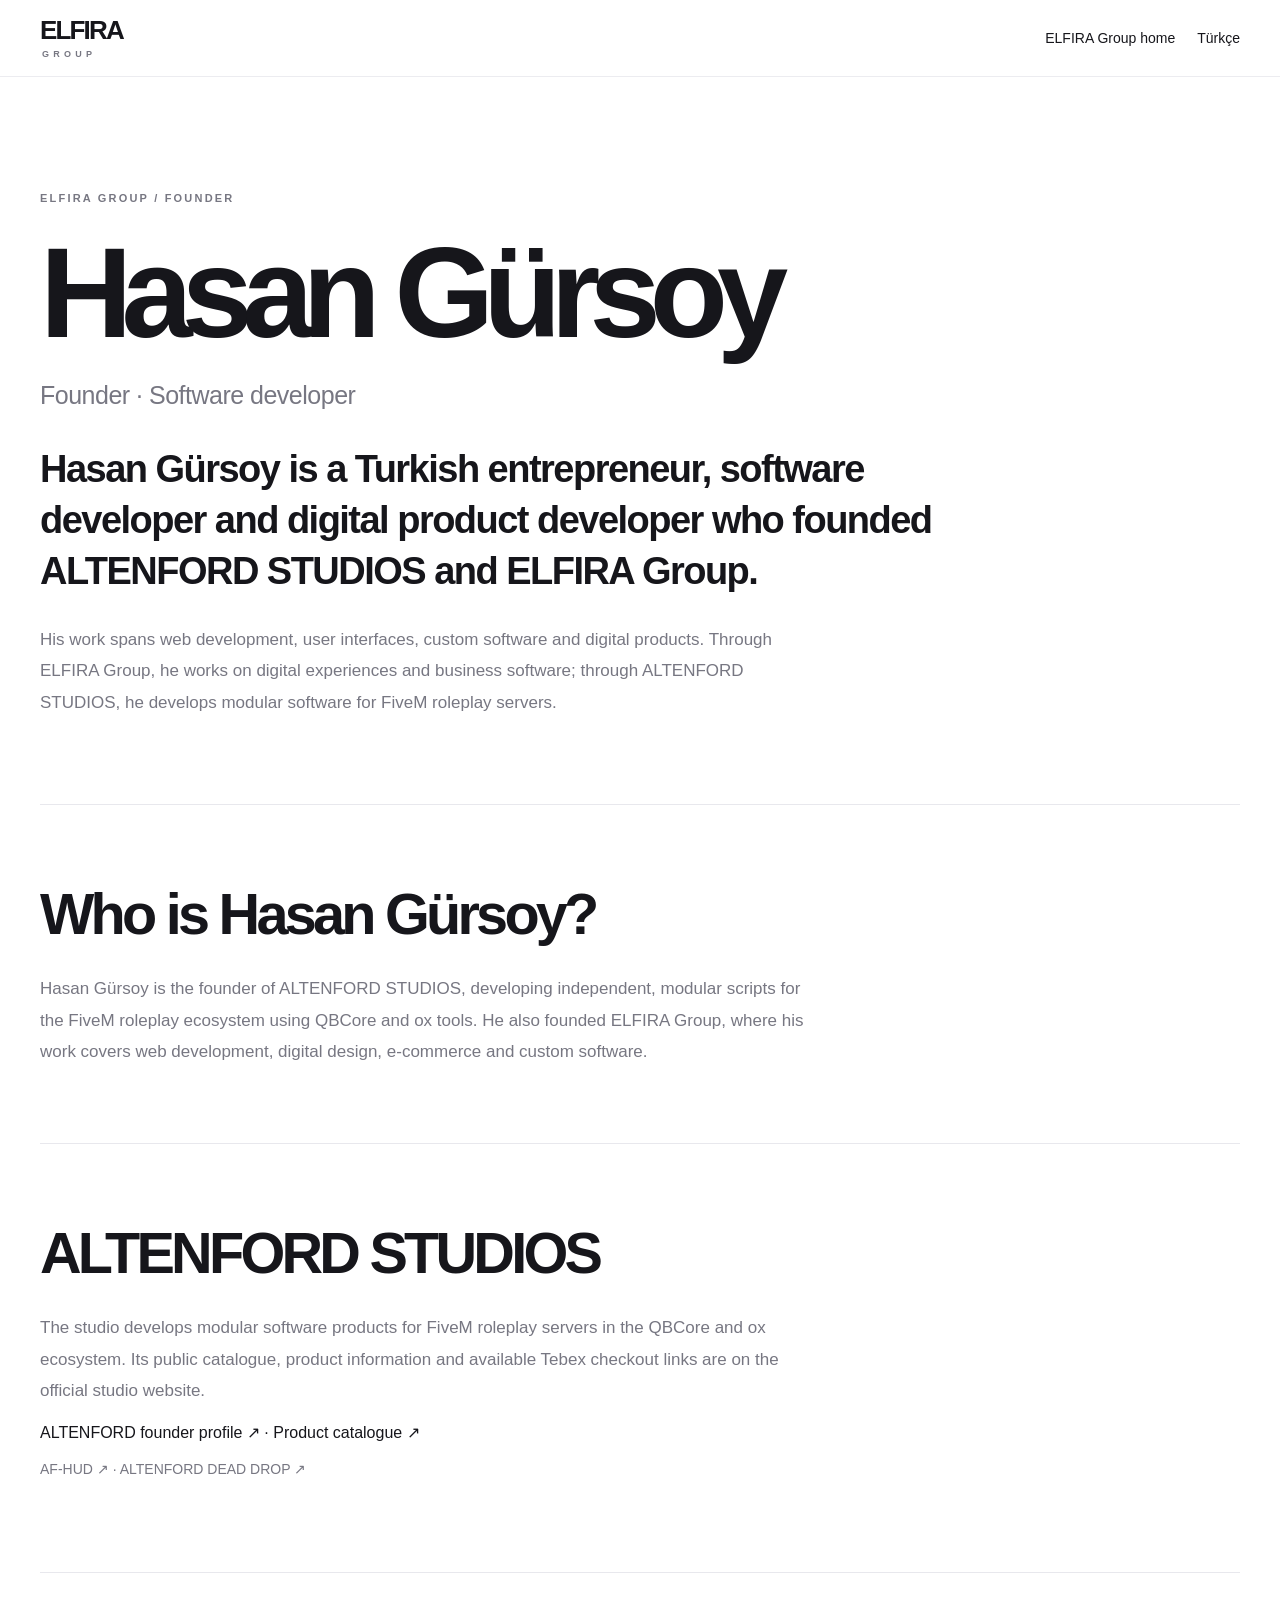
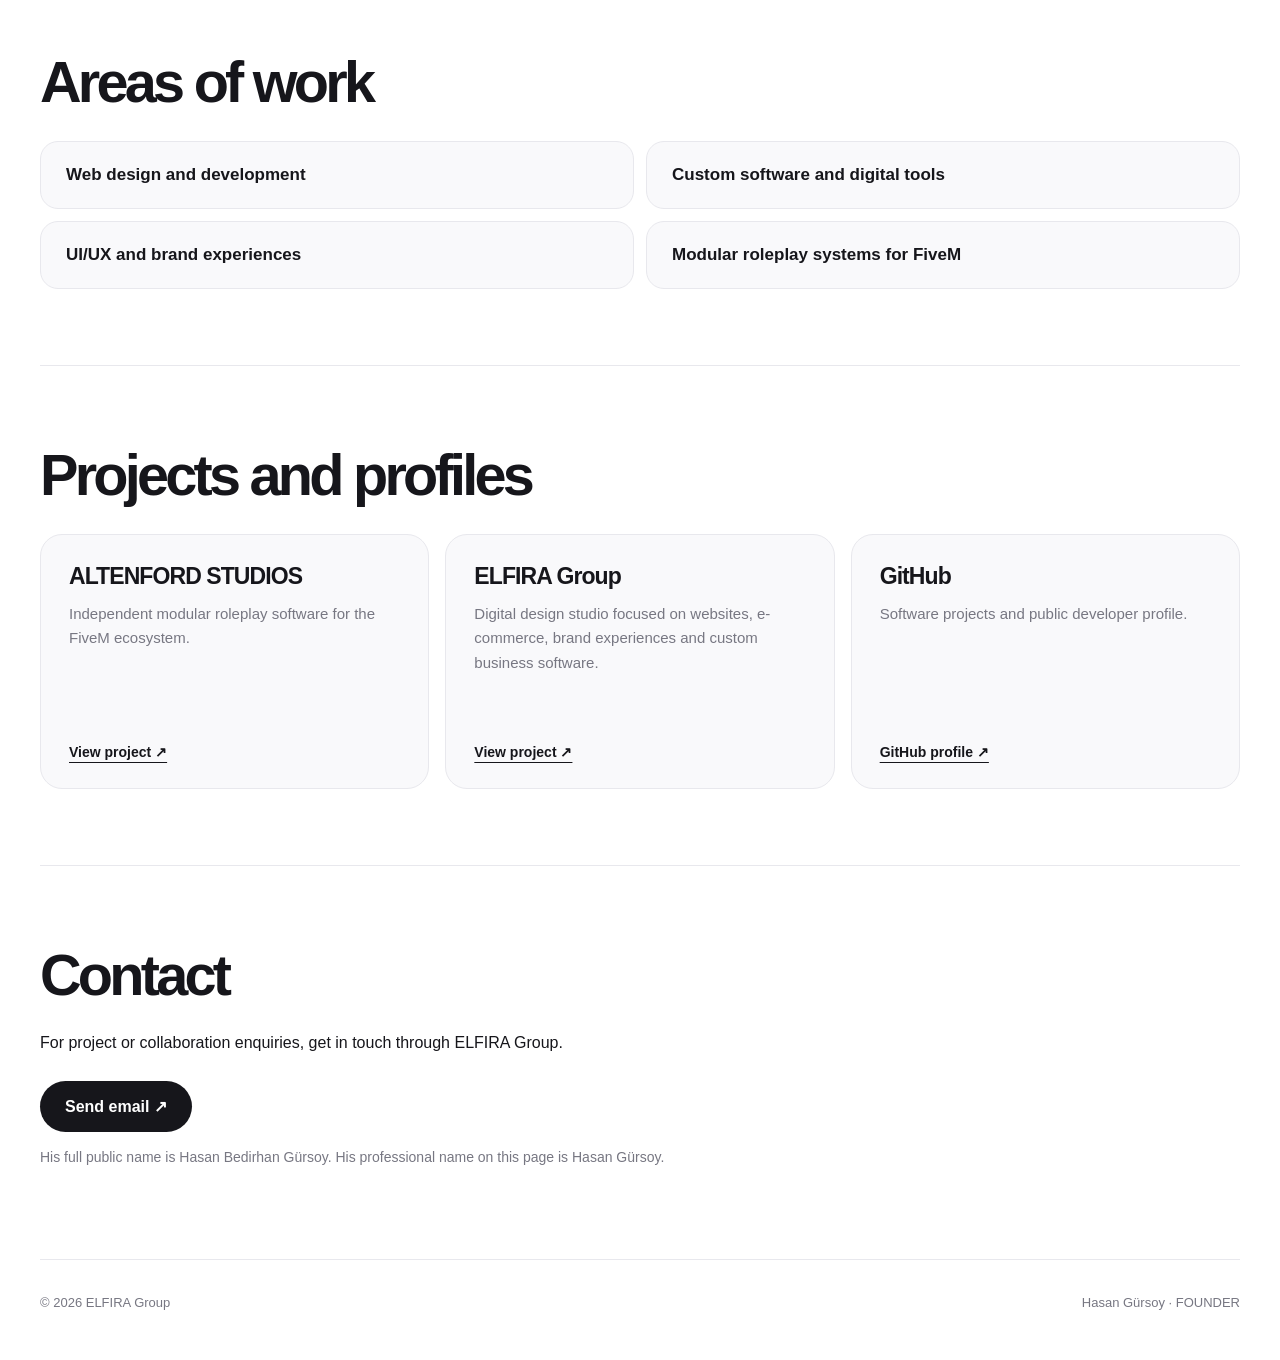
<file: en/hasan-gursoy/index.html>
<!doctype html>
<html lang="en">
<head>
  <meta charset="utf-8">
  <meta name="viewport" content="width=device-width, initial-scale=1, viewport-fit=cover">
  <meta name="theme-color" content="#ffffff">
  <title>Hasan Gürsoy | Founder of ALTENFORD STUDIOS &amp; ELFIRA Group</title>
  <meta name="description" content="Hasan Gürsoy is a Turkish entrepreneur, software developer and founder of ALTENFORD STUDIOS and ELFIRA Group, building FiveM resources and digital products.">
  <meta name="robots" content="index, follow, max-image-preview:large">
  <link rel="canonical" href="https://elfiragroup.com/en/hasan-gursoy/">
  <link rel="alternate" hreflang="tr" href="https://elfiragroup.com/hasan-gursoy/">
  <link rel="alternate" hreflang="en" href="https://elfiragroup.com/en/hasan-gursoy/">
  <link rel="alternate" hreflang="x-default" href="https://elfiragroup.com/hasan-gursoy/">
  <meta property="og:type" content="profile">
  <meta property="og:locale" content="en_US">
  <meta property="og:site_name" content="ELFIRA Group">
  <meta property="og:title" content="Hasan Gürsoy | Founder of ALTENFORD STUDIOS &amp; ELFIRA Group">
  <meta property="og:description" content="Hasan Gürsoy is a Turkish entrepreneur, software developer and founder of ALTENFORD STUDIOS and ELFIRA Group, building FiveM resources and digital products.">
  <meta property="og:url" content="https://elfiragroup.com/en/hasan-gursoy/">
  <meta property="og:image" content="https://elfiragroup.com/assets/identity-preview.png">
  <meta name="twitter:card" content="summary_large_image">
  <meta name="twitter:title" content="Hasan Gürsoy | Founder of ALTENFORD STUDIOS &amp; ELFIRA Group">
  <meta name="twitter:description" content="Hasan Gürsoy is a Turkish entrepreneur, software developer and founder of ALTENFORD STUDIOS and ELFIRA Group, building FiveM resources and digital products.">
  <meta name="twitter:image" content="https://elfiragroup.com/assets/identity-preview.png">
  <meta property="og:image:alt" content="Hasan Gürsoy — ALTENFORD STUDIOS / ELFIRA Group">
  <link rel="icon" type="image/svg+xml" href="/assets/favicon.svg">
  <link rel="stylesheet" href="/assets/styles.css">
  <link rel="stylesheet" href="/assets/v6.css?v=20261018-email">
  <link rel="stylesheet" href="/assets/founder.css">
  <script type="application/ld+json">{"@context":"https://schema.org","@graph":[{"@type":"WebSite","@id":"https://elfiragroup.com/#website","name":"ELFIRA Group","url":"https://elfiragroup.com/","publisher":{"@id":"https://elfiragroup.com/#organization"},"inLanguage":["tr","en"]},{"@type":"Organization","@id":"https://www.altenfordstudios.com/#organization","name":"ALTENFORD STUDIOS","url":"https://www.altenfordstudios.com/","founder":{"@id":"https://elfiragroup.com/hasan-gursoy/#person"}},{"@type":"Organization","@id":"https://elfiragroup.com/#organization","name":"ELFIRA Group","url":"https://elfiragroup.com/","founder":{"@id":"https://elfiragroup.com/hasan-gursoy/#person"}},{"@type":"Person","@id":"https://elfiragroup.com/hasan-gursoy/#person","name":"Hasan Gürsoy","alternateName":"Hasan Bedirhan Gürsoy","description":"Hasan Gürsoy is a Turkish entrepreneur, software developer and founder of ALTENFORD STUDIOS and ELFIRA Group, building FiveM resources and digital products.","url":"https://elfiragroup.com/hasan-gursoy/","sameAs":["https://github.com/HasanBedirhanGursoy"],"worksFor":[{"@id":"https://www.altenfordstudios.com/#organization"},{"@id":"https://elfiragroup.com/#organization"}]},{"@type":"ProfilePage","@id":"https://elfiragroup.com/en/hasan-gursoy/#webpage","url":"https://elfiragroup.com/en/hasan-gursoy/","name":"Hasan Gürsoy | Founder of ALTENFORD STUDIOS & ELFIRA Group","description":"Hasan Gürsoy is a Turkish entrepreneur, software developer and founder of ALTENFORD STUDIOS and ELFIRA Group, building FiveM resources and digital products.","inLanguage":"en","isPartOf":{"@id":"https://elfiragroup.com/#website"},"mainEntity":{"@id":"https://elfiragroup.com/hasan-gursoy/#person"},"breadcrumb":{"@id":"https://elfiragroup.com/en/hasan-gursoy/#breadcrumb"}},{"@type":"BreadcrumbList","@id":"https://elfiragroup.com/en/hasan-gursoy/#breadcrumb","itemListElement":[{"@type":"ListItem","position":1,"name":"ELFIRA Group","item":"https://elfiragroup.com/"},{"@type":"ListItem","position":2,"name":"Hasan Gürsoy","item":"https://elfiragroup.com/en/hasan-gursoy/"}]}]}</script>
</head>
<body class="founder-page">
  <a class="skip-link" href="#main">Skip to content</a>
  <header class="site-header">
    <div class="nav-container">
      <a class="brand" href="/en/" aria-label="ELFIRA Group home"><strong>ELFIRA</strong><span>GROUP</span></a>
      <nav class="founder-links" aria-label="Page links">
        <a href="/en/">ELFIRA Group home</a>
        <a href="/hasan-gursoy/" lang="tr" hreflang="tr">Türkçe</a>
      </nav>
    </div>
  </header>
  <main id="main">
    <div class="section-wrap">
      <section class="founder-top" aria-labelledby="founder-title">
        <span class="founder-kicker">ELFIRA GROUP / FOUNDER</span>
        <h1 id="founder-title">Hasan Gürsoy</h1>
        <p class="founder-role">Founder · Software developer</p>
        <p class="founder-lead">Hasan Gürsoy is a Turkish entrepreneur, software developer and digital product developer who founded ALTENFORD STUDIOS and ELFIRA Group.</p>
        <p class="founder-intro">His work spans web development, user interfaces, custom software and digital products. Through ELFIRA Group, he works on digital experiences and business software; through ALTENFORD STUDIOS, he develops modular software for FiveM roleplay servers.</p>
      </section>
      <section class="founder-section" aria-labelledby="founder-who-title">
        <h2 id="founder-who-title">Who is Hasan Gürsoy?</h2>
        <p class="founder-intro">Hasan Gürsoy is the founder of ALTENFORD STUDIOS, developing independent, modular scripts for the FiveM roleplay ecosystem using QBCore and ox tools. He also founded ELFIRA Group, where his work covers web development, digital design, e-commerce and custom software.</p>
      </section>
      <section class="founder-section" aria-labelledby="studio-title"><h2 id="studio-title">ALTENFORD STUDIOS</h2><p class="founder-intro">The studio develops modular software products for FiveM roleplay servers in the QBCore and ox ecosystem. Its public catalogue, product information and available Tebex checkout links are on the official studio website.</p><p><a href="https://www.altenfordstudios.com/en/hasan-gursoy/">ALTENFORD founder profile ↗</a> · <a href="https://www.altenfordstudios.com/">Product catalogue ↗</a></p><p class="founder-minor"><a href="https://www.altenfordstudios.com/scripts/af-hud-lifetime">AF-HUD ↗</a> · <a href="https://www.altenfordstudios.com/scripts/altenford-dead-drop">ALTENFORD DEAD DROP ↗</a></p></section>
      <section class="founder-section" aria-labelledby="areas-title">
        <h2 id="areas-title">Areas of work</h2>
        <ul class="founder-areas"><li>Web design and development</li><li>Custom software and digital tools</li><li>UI/UX and brand experiences</li><li>Modular roleplay systems for FiveM</li></ul>
      </section>
      <section class="founder-section" aria-labelledby="projects-title">
        <h2 id="projects-title">Projects and profiles</h2>
        <div class="founder-projects">
          <article><h3>ALTENFORD STUDIOS</h3><p>Independent modular roleplay software for the FiveM ecosystem.</p><a href="https://www.altenfordstudios.com/" rel="noopener noreferrer">View project ↗</a></article>
          <article><h3>ELFIRA Group</h3><p>Digital design studio focused on websites, e-commerce, brand experiences and custom business software.</p><a href="/en/">View project ↗</a></article>
          <article><h3>GitHub</h3><p>Software projects and public developer profile.</p><a href="https://github.com/HasanBedirhanGursoy" rel="me noopener noreferrer">GitHub profile ↗</a></article>
        </div>
      </section>
      <section class="founder-section founder-contact" aria-labelledby="contact-title">
        <h2 id="contact-title">Contact</h2>
        <p>For project or collaboration enquiries, get in touch through ELFIRA Group.</p>
        <a href="mailto:info@elfiragroup.com">Send email ↗</a>
        <p class="founder-minor">His full public name is Hasan Bedirhan Gürsoy. His professional name on this page is Hasan Gürsoy.</p>
      </section>
    </div>
  </main>
  <footer class="founder-footer section-wrap">
    <span>© 2026 ELFIRA Group</span><span>Hasan Gürsoy · FOUNDER</span>
  </footer>
</body>
</html>
</file>
<file: assets/styles.css>
:root{color-scheme:light;--bg:#fff;--canvas:#fbfafc;--soft:#f5f5f7;--card:#fff;--ink:#121217;--muted:#71717d;--line:#e9e8ed;--violet:#8c65e7;--pink:#ee8fbf;--shadow:0 22px 65px rgba(24,19,27,.075);--radius:26px;--content:1170px;--max-container:1320px}
*{box-sizing:border-box}html{scroll-behavior:smooth;scroll-padding-top:100px}body{margin:0;background:var(--bg);color:var(--ink);font-family:-apple-system,BlinkMacSystemFont,"SF Pro Display","Segoe UI",Arial,Helvetica,sans-serif;-webkit-font-smoothing:antialiased}body.dark{color-scheme:dark;--bg:#0f1014;--canvas:#16171c;--soft:#1e1f27;--card:#191a20;--ink:#f5f5f8;--muted:#adaeb7;--line:#32343c;--shadow:0 22px 65px rgba(0,0,0,.3)}a{color:inherit;text-decoration:none}button,input,textarea{font:inherit}button{cursor:pointer}button:focus-visible,a:focus-visible,input:focus-visible,summary:focus-visible{outline:3px solid #9468e9;outline-offset:3px}button,svg{flex-shrink:0}svg{width:20px;height:20px;fill:none;stroke:currentColor;stroke-width:1.7;stroke-linecap:round;stroke-linejoin:round}.svg-defs{position:absolute;width:0;height:0;overflow:hidden}.section-wrap{max-width:var(--content);width:calc(100% - 80px);margin-inline:auto}.skip-link{position:absolute;top:-100px;left:20px;background:var(--ink);color:var(--bg);z-index:100;padding:10px 16px;border-radius:10px}.skip-link:focus{top:12px}.site-header{position:sticky;top:0;z-index:30;border-bottom:1px solid var(--line);background:color-mix(in srgb,var(--bg) 87%,transparent);backdrop-filter:blur(22px);-webkit-backdrop-filter:blur(22px)}.nav-container{height:82px;max-width:var(--max-container);padding:0 40px;margin:auto;display:flex;align-items:center;justify-content:space-between;gap:30px}.brand{display:flex;flex-direction:column;align-items:flex-start;gap:1px;white-space:nowrap}.brand strong{font-size:24px;letter-spacing:-1.3px;font-weight:760;line-height:1.05}.brand span{font-size:10px;font-weight:650;letter-spacing:.46em;margin-left:2px;color:var(--muted)}.nav-desktop{display:flex;align-items:center;gap:36px;font-size:13px;font-weight:570;color:var(--muted)}.nav-desktop a:hover,.footer-links a:hover{color:var(--ink)}.nav-actions{display:flex;align-items:center;gap:13px}.icon-button{width:42px;height:42px;border:0;background:transparent;display:grid;place-items:center;border-radius:50%;color:var(--ink)}.icon-button:hover{background:var(--soft)}.icon-button svg{width:22px;height:22px}.nav-cta{height:40px;padding:0 17px;border-radius:24px;background:var(--ink);color:var(--bg);display:flex;align-items:center;gap:10px;font-size:12px;font-weight:650}.nav-cta svg{width:15px;height:15px}.menu-toggle{display:none}.mobile-menu[hidden]{display:none!important}.mobile-menu{padding:8px 24px 20px;max-height:calc(100dvh - 82px);overflow:auto;background:var(--bg);border-bottom:1px solid var(--line)}.mobile-menu a{display:flex;align-items:center;justify-content:space-between;border-bottom:1px solid var(--line);padding:18px 5px;font-size:21px;font-weight:620}.mobile-menu a span{font-size:17px;color:var(--muted)}
.hero{padding-top:110px;padding-bottom:92px}.hero-text{max-width:900px;position:relative}.subtle-kicker,.eyebrow{font-size:11px;letter-spacing:.21em;font-weight:730;color:var(--muted)}.subtle-kicker{display:block;margin-bottom:27px}.hero h1{margin:0;letter-spacing:-.078em;font-weight:780;font-size:clamp(74px,9vw,126px);line-height:.99}.gradient-title{background:linear-gradient(95deg,#8060df 5%,#a370e6 37%,#d879c6 67%,#f39cb9 96%);-webkit-background-clip:text;background-clip:text;color:transparent;-webkit-text-fill-color:transparent;white-space:nowrap}.hero-text>p{color:var(--muted);max-width:620px;font-size:clamp(18px,2.2vw,22px);line-height:1.55;letter-spacing:-.012em;margin:31px 0 32px}.hero-actions{display:flex;align-items:center;flex-wrap:wrap;gap:28px}.button{display:inline-flex;align-items:center;justify-content:center;gap:17px;min-height:52px;padding:0 23px;border-radius:999px;border:1px solid transparent;font-size:14px;font-weight:660;letter-spacing:-.012em;transition:background .2s ease,transform .2s ease,box-shadow .2s ease}.button svg{width:18px;height:18px}.button:hover{transform:translateY(-2px)}.button-dark{background:#17171e;color:#fff;box-shadow:0 8px 30px rgba(89,48,119,.14)}.button-dark:hover{background:#30303b;box-shadow:0 12px 36px rgba(95,43,127,.21)}.text-link{display:inline-flex;align-items:center;gap:14px;min-height:42px;font-size:15px;font-weight:600;border-bottom:1px solid var(--line)}.text-link svg{width:18px;height:18px}.showcase-shell{margin-top:72px;padding:26px;border-radius:34px;background:linear-gradient(135deg,rgba(250,247,251,.92),rgba(245,244,247,.72));border:1px solid #eae7eb;box-shadow:var(--shadow)}body.dark .showcase-shell{background:linear-gradient(145deg,#23212a,#19191f);border-color:#303039}.browser-window{overflow:hidden;border:1px solid rgba(180,178,183,.24);border-radius:20px;background:#faf9f7;box-shadow:0 16px 42px rgba(24,21,25,.06)}.browser-bar{height:49px;display:grid;grid-template-columns:1fr 2fr 1fr;align-items:center;padding:0 21px;background:#f7f7f8;border-bottom:1px solid #eae7e7;color:#999}.window-dots{display:flex;gap:7px}.window-dots i{width:9px;height:9px;border-radius:50%;background:#fc726b}.window-dots i:nth-child(2){background:#ffc95c}.window-dots i:nth-child(3){background:#50c97c}.browser-address{border-radius:100px;background:#efeff1;min-width:0;max-width:330px;justify-self:center;width:100%;padding:8px;display:flex;align-items:center;justify-content:center;gap:8px;font-size:10px;letter-spacing:.08em;font-weight:650;white-space:nowrap;color:#898992}.browser-address svg{width:12px;height:12px}.browser-options{justify-self:end;font-size:20px;line-height:1}.atelier-page{height:450px;display:flex;flex-direction:column;background:#f7f4ef;color:#282421}.atelier-nav{height:78px;padding:0 34px;display:flex;align-items:center;gap:22px;justify-content:space-between}.atelier-nav strong{font-family:Georgia,serif;font-weight:400;font-size:31px;letter-spacing:-2px}.atelier-nav strong span{color:#d28a79}.atelier-navlinks{font-size:12px;color:#76716e}.atelier-visit{background:#fff;border-radius:40px;padding:11px 17px;font-size:11px;color:#34302e}.atelier-main{display:grid;grid-template-columns:48% 52%;min-height:0;flex:1;overflow:hidden}.atelier-copy{padding:28px 10px 30px 48px;display:flex;align-items:flex-start;flex-direction:column;justify-content:center}.atelier-copy>span{font-size:10px;letter-spacing:.19em;color:#8c8581}.atelier-copy h2{font-family:Georgia,"Times New Roman",serif;letter-spacing:-.065em;line-height:1.03;font-weight:400;font-size:clamp(48px,6.8vw,89px);margin:20px 0 18px}.atelier-copy h2 em{font-weight:400;color:#78706e}.atelier-copy p{font-size:15px;line-height:1.65;color:#8c8581;max-width:260px;margin:0 0 22px}.atelier-chip{padding:11px 20px;background:#e9e3de;border-radius:40px;font-size:11px}.atelier-art{background:url('atelier-interior.webp') center center/cover no-repeat;border-top-left-radius:170px;min-width:0}.showcase-caption{display:flex;justify-content:space-between;gap:20px;margin-top:19px;color:#a2a0ab;font-size:10px;letter-spacing:.12em;font-weight:650}
.intro-statement{padding:70px 0 130px;text-align:center;border-bottom:1px solid var(--line)}.intro-statement h2{max-width:880px;margin:20px auto 15px;font-size:clamp(32px,4.7vw,55px);letter-spacing:-.055em;font-weight:660;line-height:1.18}.intro-statement h2 em,.section-heading h2 em,.closing h2 em{font-style:normal;color:var(--muted);font-weight:580}.intro-statement>p{max-width:570px;margin:auto;color:var(--muted);line-height:1.8;font-size:16px}
.services,.work-section,.pricing-section,.steps-section,.faq-section{padding-top:130px;padding-bottom:125px}.section-heading{display:flex;justify-content:space-between;align-items:end;gap:40px;margin-bottom:42px}.section-heading>div{max-width:740px}.section-heading h2{font-size:clamp(42px,5.2vw,65px);font-weight:700;letter-spacing:-.064em;line-height:1.07;margin:19px 0 0}.section-heading>p{color:var(--muted);max-width:285px;font-size:14px;line-height:1.7;margin:0 0 6px}.service-grid{display:grid;grid-template-columns:repeat(3,1fr);gap:20px}.service-card{border-radius:var(--radius);background:var(--card);border:1px solid var(--line);overflow:hidden;display:flex;flex-direction:column;transition:transform .25s ease,box-shadow .25s ease}.service-card:hover{transform:translateY(-5px);box-shadow:var(--shadow)}.service-number{align-self:start;padding:25px 26px 0;font-size:11px;color:#9e9ca6;font-weight:750;letter-spacing:.1em}.service-graphic{height:213px;margin:13px 24px 4px;border-radius:19px;display:flex;align-items:center;justify-content:center;position:relative;overflow:hidden;background:linear-gradient(135deg,#f8f7fb,#f4f0fa)}.graphic-web .graphic-browser{width:72%;height:135px;border-radius:13px;background:white;border:1px solid #eae9ed;box-shadow:0 17px 30px rgba(69,58,87,.09);padding:14px;transform:rotate(-3deg)}.graphic-browser i{display:block;width:13px;height:5px;border-radius:10px;background:#d3a8d6;margin-bottom:19px}.graphic-browser b{display:block;height:18px;width:76%;background:#e6ddf3;border-radius:5px;margin-bottom:10px}.graphic-browser span{display:block;width:92%;height:7px;margin-bottom:7px;border-radius:5px;background:#ece9ed}.graphic-browser span:last-child{width:56%}.graphic-product{background:linear-gradient(135deg,#fdf5fa,#f4ebf9)}.product-layer{position:absolute;border-radius:18px;width:125px;height:150px;background:white;box-shadow:0 10px 26px rgba(65,33,78,.12);border:1px solid #f1ebef}.layer-back{transform:translateX(40px) rotate(18deg);background:#f6d5e7}.layer-middle{transform:translateX(-30px) rotate(-14deg);background:#e7dafa}.layer-front{transform:translateY(9px) rotate(0deg);padding:25px}.layer-front span{display:block;width:45px;height:45px;border-radius:50%;background:linear-gradient(135deg,#b29af4,#ed9cbc)}.layer-front b{display:block;width:66px;height:8px;background:#e9e6ee;border-radius:8px;margin-top:20px}.graphic-strategy{background:linear-gradient(135deg,#f7f3fb,#f9f8fc)}.chart-art{height:120px;display:flex;align-items:end;gap:13px}.chart-art i{width:27px;border-radius:9px 9px 0 0;background:#d3c1f4;height:43px}.chart-art i:nth-child(2){height:76px;background:#bda8ea}.chart-art i:nth-child(3){height:61px;background:#dfa7d2}.chart-art i:nth-child(4){height:108px;background:#917ce1}.service-bottom{padding:23px 26px 28px;flex:1;display:flex;flex-direction:column}.service-bottom h3{margin:0;font-size:24px;letter-spacing:-.045em;font-weight:690}.service-bottom p{font-size:14px;color:var(--muted);line-height:1.66;margin:10px 0 25px}.service-bottom a{margin-top:auto;align-self:start;display:flex;align-items:center;gap:9px;font-size:13px;font-weight:620}.service-bottom a svg{width:16px;height:16px}
.work-section{border-top:1px solid var(--line)}.work-grid{display:grid;grid-template-columns:1.3fr 1fr;gap:22px}.work-visual{height:345px;display:flex;align-items:center;justify-content:center;border-radius:25px;overflow:hidden}.work-ekinciler{background:linear-gradient(145deg,#e8e7e4,#b2b4b4 53%,#d9d8d5)}.work-overlay{border-radius:17px;width:74%;height:75%;display:flex;flex-direction:column;justify-content:center;padding:30px;background:rgba(255,255,255,.93);border:1px solid #e8e8e8;box-shadow:0 20px 50px rgba(0,0,0,.08)}.work-overlay span{font-size:10px;letter-spacing:.14em;color:#8b8d91;font-weight:700}.work-overlay strong{font-size:clamp(28px,3.2vw,43px);line-height:1.12;letter-spacing:-.055em;margin:21px 0;color:#242424}.work-atelier{background:linear-gradient(140deg,#eee3dd,#d3c7bb)}.work-atelier-card{width:80%;height:77%;padding:28px;display:flex;flex-direction:column;border-radius:15px;background:#f7f4ef;color:#282321;box-shadow:0 20px 50px rgba(45,31,28,.13)}.work-atelier-card>span{font:27px Georgia,serif;letter-spacing:-1px}.work-atelier-card strong{font:clamp(35px,4vw,52px)/1 Georgia,serif;letter-spacing:-.04em;margin:auto 0}.work-atelier-card em{color:#8e8177;font-weight:400}.work-atelier-card small{font-size:11px;color:#88817c}.work-descriptor{display:flex;align-items:flex-start;justify-content:space-between;gap:15px;margin:19px 2px 0}.work-descriptor h3{font-size:19px;letter-spacing:-.035em;margin:0 0 4px}.work-descriptor p,.work-disclaimer{font-size:12px;line-height:1.6;color:var(--muted);margin:0}.work-descriptor>span{font-size:10px;font-weight:650;color:var(--muted);white-space:nowrap;letter-spacing:.08em}.work-disclaimer{margin-top:25px}
.pricing-section{border-top:1px solid var(--line)}.pricing-grid{display:grid;grid-template-columns:repeat(3,1fr);gap:19px}.price-card{padding:32px 28px 30px;border:1px solid var(--line);border-radius:var(--radius);background:var(--card);display:flex;flex-direction:column;min-height:456px}.price-card.featured{border:1.5px solid #d7b4ed;background:linear-gradient(180deg,rgba(243,236,251,.56),var(--card) 42%)}body.dark .price-card.featured{background:linear-gradient(180deg,#2e263d,var(--card) 42%)}.price-top{min-height:20px;display:flex;justify-content:space-between;gap:5px;color:var(--muted);font-weight:730;font-size:10px;letter-spacing:.1em}.price-top b{color:#aa70cb}.price-card h3{font-size:30px;letter-spacing:-.05em;margin:25px 0 10px}.price-card>p{font-size:14px;color:var(--muted);line-height:1.65;min-height:50px;margin:0 0 18px}.price{font-size:32px;font-weight:735;letter-spacing:-.05em;white-space:nowrap;margin:0 0 20px}.price span{font-size:12px;color:var(--muted);font-weight:500;letter-spacing:0}.price-card .button{width:100%;min-height:46px}.button-outline{background:transparent;border-color:var(--line);color:var(--ink)}.button-outline:hover{background:var(--soft)}.price-card ul{list-style:none;padding:19px 0 0;border-top:1px solid var(--line);margin:22px 0 0;display:grid;gap:12px}.price-card li{font-size:13px;color:var(--muted);line-height:1.35;display:flex;gap:9px}.price-card li:before{content:'✓';font-weight:800;color:#a87ccf}.small-print{font-size:12px;line-height:1.7;color:var(--muted);margin:22px 0 0}.steps-section{border-top:1px solid var(--line)}.steps-grid{display:grid;grid-template-columns:repeat(4,1fr);gap:30px}.steps-grid article{border-top:1px solid var(--line);padding-top:20px}.steps-grid span{font-size:12px;color:#b47fbf;font-weight:780}.steps-grid h3{font-size:23px;letter-spacing:-.045em;margin:20px 0 8px}.steps-grid p{color:var(--muted);font-size:13px;line-height:1.6;margin:0}
.estimate-section{background:var(--soft);padding:120px 0}.section-heading.center{display:block;text-align:center;margin-bottom:48px}.section-heading.center div{max-width:950px;margin:auto}.section-heading.center>p{max-width:550px;margin:20px auto 0}.estimator{display:grid;grid-template-columns:1.16fr .84fr;overflow:hidden;background:var(--card);border:1px solid var(--line);border-radius:30px}.estimate-form{padding:36px 40px}.estimate-form fieldset{padding:0;margin:0 0 33px;border:0;min-width:0}.estimate-form fieldset:last-child{margin-bottom:0}.estimate-form legend{font-weight:720;font-size:18px;letter-spacing:-.03em;margin-bottom:18px}.plan-picker{display:grid;grid-template-columns:repeat(3,1fr);gap:9px}.plan-picker label{position:relative;cursor:pointer}.plan-picker input{position:absolute;top:12px;right:11px;accent-color:#986adb}.plan-picker label span{display:flex;flex-direction:column;align-items:flex-start;gap:9px;padding:20px 12px;border:1px solid var(--line);border-radius:15px}.plan-picker label:has(input:checked) span{border-color:#b48cdb;background:color-mix(in srgb,#dfc5f4 16%,var(--card))}.plan-picker b{font-size:13px}.plan-picker small{font-size:11px;color:var(--muted)}.extra-picker{display:grid;gap:0}.extra-picker label{display:flex;align-items:center;gap:12px;padding:15px 0;border-bottom:1px solid var(--line);cursor:pointer}.extra-picker input{width:17px;height:17px;accent-color:#a66fda}.extra-picker label span{display:flex;flex-direction:column;flex:1;gap:4px}.extra-picker b,.extra-picker strong{font-size:13px;font-weight:650}.extra-picker small{font-size:11px;color:var(--muted)}.estimate-summary{padding:48px 40px;background:#1a1922;color:#fff;display:flex;flex-direction:column}.estimate-label{font-size:10px;letter-spacing:.17em;color:#b5b2c4;font-weight:700}.estimate-summary>strong{font-size:clamp(43px,4.3vw,62px);font-weight:750;letter-spacing:-.06em;margin:25px 0 33px}.summary-detail{border-top:1px solid #383742;padding:15px 0;display:flex;justify-content:space-between;gap:15px;font-size:12px}.summary-detail span{color:#b5b2c4}.summary-detail b{font-weight:600}.estimate-summary .button{width:100%;margin-top:auto;background:#fff;color:#17161b;border:0}.estimate-summary>p{font-size:11px;line-height:1.6;color:#b7b4c0;margin:15px 0 0}.faq-section{border-bottom:1px solid var(--line)}.faq{max-width:830px;margin:auto}.faq details{border-bottom:1px solid var(--line);padding:23px 5px}.faq summary{font-size:17px;font-weight:600;cursor:pointer;list-style:none;display:flex;align-items:center;justify-content:space-between}.faq summary::-webkit-details-marker{display:none}.faq summary:after{content:'+';font-size:25px;font-weight:300;color:var(--muted)}.faq details[open] summary:after{content:'−'}.faq p{max-width:680px;line-height:1.65;color:var(--muted);font-size:14px;margin:17px 0 0}
.closing{background:#191820;color:#fff;text-align:center;padding:110px 0}.closing .eyebrow{color:#beb6c8}.closing h2{font-size:clamp(42px,6vw,76px);line-height:1.08;letter-spacing:-.065em;margin:27px auto;max-width:850px}.closing h2 em{color:#d1a5d7}.closing p{color:#bdb9c4;font-size:17px;line-height:1.6;margin-bottom:32px}.button-light{background:#fff;color:#17161c}.button-light:hover{background:#eeeef3}.site-footer{padding-top:65px;padding-bottom:35px;display:grid;grid-template-columns:1fr 1fr;gap:35px}.footer-brand strong{font-size:25px}.site-footer>div>p{font-size:13px;color:var(--muted);margin:18px 0}.footer-links{display:flex;align-items:start;justify-content:flex-end;gap:27px;font-size:13px;color:var(--muted)}.footer-bottom{grid-column:1/-1;border-top:1px solid var(--line);display:flex;justify-content:space-between;gap:20px;color:var(--muted);padding-top:25px;font-size:12px}
#brief-dialog{max-width:600px;width:calc(100% - 24px);border:1px solid var(--line);border-radius:26px;padding:0;color:var(--ink);background:var(--card);box-shadow:0 25px 90px #0004}#brief-dialog::backdrop{background:rgba(12,12,18,.65);backdrop-filter:blur(7px)}.dialog-inner{padding:34px;position:relative}.dialog-close{position:absolute;right:22px;top:22px;background:var(--soft);border:0;border-radius:50%;width:36px;height:36px;display:grid;place-items:center}.dialog-close svg{width:16px}.dialog-inner h2{font-size:38px;letter-spacing:-.055em;margin:18px 0}.dialog-inner>p{font-size:14px;color:var(--muted);line-height:1.6}.dialog-inner label{display:block;font-size:12px;font-weight:650;margin:22px 0 8px}.dialog-inner textarea{display:block;min-height:220px;width:100%;resize:vertical;background:var(--soft);color:var(--ink);border:1px solid var(--line);border-radius:12px;padding:14px;font-size:12px;line-height:1.6}.dialog-actions{display:flex;gap:12px;margin-top:15px}.dialog-actions .button{flex:1}.toast{position:fixed;left:50%;bottom:25px;transform:translate(-50%,20px);padding:12px 23px;z-index:100;background:var(--ink);color:var(--bg);border-radius:100px;font-size:13px;opacity:0;pointer-events:none;transition:opacity .2s,transform .2s;white-space:nowrap}.toast.visible{opacity:1;transform:translate(-50%,0)}
@media(max-width:990px){.section-wrap{width:calc(100% - 56px)}.nav-desktop{gap:17px}.nav-container{padding:0 28px}.hero{padding-top:85px}.atelier-page{height:390px}.atelier-copy h2{font-size:clamp(41px,6.5vw,65px)}.service-graphic{height:165px}.service-bottom{padding:18px 18px 22px}.service-bottom h3{font-size:20px}.service-graphic{margin:12px 15px 0}.price-card{padding:24px 18px}.work-visual{height:280px}}
@media(max-width:700px){html{scroll-padding-top:84px}.nav-container{height:70px;padding:0 22px}.brand strong{font-size:21px}.brand span{font-size:9px}.nav-desktop,.nav-cta{display:none}.menu-toggle{display:grid}.nav-actions{gap:3px}.section-wrap{width:calc(100% - 44px)}.hero{padding-top:60px;padding-bottom:66px}.subtle-kicker{font-size:9px;letter-spacing:.15em;margin-bottom:23px}.hero h1{font-size:clamp(50px,13.8vw,77px);letter-spacing:-.078em;line-height:1.03}.hero-text>p{font-size:16px;line-height:1.58;margin:24px 0 25px}.hero-actions{gap:16px}.hero .button{min-height:48px;padding:0 18px;font-size:12px;gap:9px}.hero .button svg{width:16px}.text-link{font-size:12px;gap:5px}.text-link svg{width:15px}.showcase-shell{margin-top:46px;border-radius:21px;padding:10px}.browser-window{border-radius:13px}.browser-bar{height:30px;padding:0 10px}.window-dots{gap:4px}.window-dots i{width:6px;height:6px}.browser-address{padding:5px;font-size:7px}.browser-address svg{width:9px;height:9px}.browser-options{font-size:13px}.atelier-page{height:230px}.atelier-nav{height:42px;padding:0 12px;gap:8px}.atelier-nav strong{font-size:18px;letter-spacing:-1px}.atelier-navlinks{display:none}.atelier-visit{font-size:8px;padding:6px 10px}.atelier-main{grid-template-columns:47% 53%}.atelier-copy{padding:8px 2px 13px 14px}.atelier-copy>span{font-size:6px;letter-spacing:.08em}.atelier-copy h2{font-size:clamp(24px,6vw,40px);letter-spacing:-.07em;margin:13px 0 10px}.atelier-copy p{font-size:8.5px;line-height:1.45;margin-bottom:12px}.atelier-chip{padding:8px 12px;font-size:9px}.atelier-art{border-top-left-radius:90px}.showcase-caption{font-size:8px;letter-spacing:.07em;margin-top:13px}.showcase-caption span:last-child{display:none}.intro-statement{padding:35px 0 72px}.intro-statement h2{font-size:34px}.intro-statement>p{font-size:14px}.services,.work-section,.pricing-section,.steps-section,.faq-section{padding:76px 0}.section-heading{display:block;margin-bottom:27px}.section-heading h2{font-size:clamp(37px,9.2vw,52px);line-height:1.12;letter-spacing:-.067em}.section-heading>p{font-size:14px;max-width:470px;margin:20px 0 0}.service-grid,.pricing-grid,.work-grid{grid-template-columns:1fr;gap:17px}.service-graphic{height:190px;margin:12px 19px 0}.service-bottom{padding:19px 22px 26px}.service-bottom h3{font-size:24px}.service-card{border-radius:22px}.service-bottom p{font-size:14px}.work-visual{height:245px}.work-descriptor{gap:7px}.work-descriptor h3{font-size:17px}.work-descriptor>span{font-size:8px}.price-card{min-height:auto;padding:26px}.price-card>p{min-height:0}.price-card h3{margin:17px 0 9px}.price-card ul{gap:9px}.steps-grid{grid-template-columns:repeat(2,1fr);gap:22px}.steps-grid h3{font-size:20px}.estimate-section{padding:77px 0}.section-heading.center>p{margin:15px auto}.estimator{grid-template-columns:1fr;border-radius:23px}.estimate-form{padding:28px 21px}.estimate-form legend{font-size:16px}.plan-picker{gap:6px}.plan-picker label span{padding:21px 9px}.plan-picker b{font-size:11px}.plan-picker small{font-size:9px}.estimate-summary{padding:35px 25px}.estimate-summary>strong{font-size:50px;margin:23px 0}.estimate-summary .button{margin-top:30px}.closing{padding:74px 0}.closing h2{font-size:43px}.closing p{font-size:14px}.site-footer{padding-top:49px;grid-template-columns:1fr}.footer-links{justify-content:flex-start;flex-wrap:wrap;gap:16px}.footer-bottom{font-size:11px}.dialog-inner{padding:25px 18px}.dialog-inner h2{font-size:32px}.dialog-actions{flex-wrap:wrap}.dialog-actions .button{min-width:128px}.faq summary{font-size:15px}}
@media(max-width:365px){.section-wrap{width:calc(100% - 32px)}.hero h1{font-size:49px}.hero-actions{gap:13px}.hero .button{font-size:11px;padding:0 13px}.text-link{font-size:11px}.atelier-copy h2{font-size:24px}.atelier-page{height:216px}.work-descriptor{flex-wrap:wrap}}
@media(prefers-reduced-motion:reduce){html{scroll-behavior:auto}*,*:before,*:after{animation-duration:.01ms!important;transition-duration:.01ms!important}}
</file>
<file: assets/v6.css>
/* ELFIRA GROUP — V6 / Apple-inspired interfaces, independent studio expression */
:root {
  --bg:#ffffff;--canvas:#f9f9fb;--soft:#f4f4f6;--card:#fff;
  --ink:#16161b;--muted:#777782;--line:#e8e8ed;
  --accent:#9764dc;--accent-pink:#ea86bb;
  --radius:28px;--content:1200px;--max-container:1400px;
}
body.dark{--bg:#101014;--canvas:#17171c;--soft:#1e1e25;--card:#1a1a20;--ink:#f7f7f9;--muted:#abaab4;--line:#303038}
::selection{background:#e2cafa;color:#151117}
.site-header{background:color-mix(in srgb,var(--bg) 83%,transparent);border-bottom:1px solid color-mix(in srgb,var(--line) 80%,transparent)}
.nav-container{height:76px}
.brand strong{font-size:26px;font-weight:780;letter-spacing:-.071em}.brand span{font-size:9px;letter-spacing:.47em;font-weight:750;margin-top:3px}
.nav-desktop{gap:34px;font-size:13px}.nav-desktop a{transition:color .2s}.nav-desktop a:hover{color:#a46cdf}
.nav-cta{padding:0 20px;height:42px;font-size:12.5px}
.nav-cta:hover{background:#38323e}
.hero{padding-top:104px;padding-bottom:110px;position:relative}
.hero:before{content:'';pointer-events:none;position:absolute;z-index:-1;right:-12%;top:10%;width:64%;height:600px;border-radius:50%;background:radial-gradient(ellipse at center,rgba(238,211,249,.27),rgba(250,232,248,.12) 45%,transparent 72%);filter:blur(35px)}
body.dark .hero:before{background:radial-gradient(ellipse at center,rgba(146,86,177,.16),transparent 70%)}
.hero-text{max-width:none}
.subtle-kicker{display:flex;align-items:center;gap:10px;margin-bottom:31px;font-size:10px;letter-spacing:.17em;color:var(--muted)}
.live-point{width:7px;height:7px;border-radius:50%;background:#b487e6;box-shadow:0 0 0 4px rgba(180,135,230,.12)}
.hero-kicker-side{opacity:.52;letter-spacing:.16em}
.hero h1{font-size:clamp(78px,9.6vw,144px);letter-spacing:-.085em;line-height:.94;font-weight:780}
.gradient-title{background:linear-gradient(95deg,#8461e3 0%,#aa70e3 40%,#d379cb 65%,#f197b6 100%);-webkit-background-clip:text;background-clip:text}
.hero-text>p{font-size:clamp(19px,2vw,24px);max-width:650px;color:var(--muted);font-weight:420;line-height:1.48;margin:38px 0 29px;letter-spacing:-.025em}
.hero-actions{gap:33px}
.hero .button-dark{min-height:55px;padding:0 26px;box-shadow:0 9px 33px rgba(117,61,135,.14)}
.text-link{font-size:14px;color:var(--ink);border-bottom:1px solid #c8c6cb}
.hero-note{display:flex;align-items:center;gap:12px;margin-top:45px;color:#a6a3b1;font-size:11px;letter-spacing:.015em}
.note-line{display:block;height:1px;width:35px;background:linear-gradient(90deg,#9568db,#eda2be)}
.showcase-shell{margin-top:56px;padding:24px 24px 12px;background:linear-gradient(150deg,#faf9fc 0%,#f3f1f7 100%);border:1px solid #eae7ef;border-radius:37px;box-shadow:0 34px 105px rgba(24,22,41,.09),inset 0 1px 0 #fff}
body.dark .showcase-shell{background:linear-gradient(150deg,#25222d,#1d1c23);border-color:#3d3945;box-shadow:0 30px 80px #0005}
.browser-window{border:1px solid #e4e2e7;border-radius:19px;box-shadow:0 16px 40px rgba(37,32,47,.075);background:#f8f7f7}
.browser-bar{height:48px;background:#fbfafc;border-bottom:1px solid #e9e6eb}
.browser-address{font-size:10px;font-weight:600;letter-spacing:.08em;background:#f1f0f3;color:#888692}
.atelier-page{height:470px;background:#f6f3ee}
.atelier-nav{height:76px}
.atelier-art{border-top-left-radius:175px}
.showcase-slide[hidden]{display:none!important}
.showcase-caption{align-items:center;margin:19px 2px 2px;gap:20px;color:#777482;letter-spacing:normal}
.showcase-caption-copy{display:flex;flex-direction:column;gap:6px;min-width:0}
.showcase-caption-copy>span{font-size:9px;letter-spacing:.16em;font-weight:750;color:#898494}
.showcase-caption-copy>strong{font-size:14px;letter-spacing:-.02em;color:#44424c;font-weight:650}
body.dark .showcase-caption-copy>strong{color:#e7e3ec}
.showcase-controls{display:flex;align-items:center;gap:8px}
.showcase-controls>span{font-size:12px;font-weight:780;color:#46434b;min-width:75px;white-space:nowrap;margin-right:6px}
body.dark .showcase-controls>span{color:#eee}
.showcase-controls i{font-style:normal;color:#a3a0ac;font-weight:500}
.showcase-controls button{height:36px;width:36px;display:grid;place-items:center;border:1px solid #dedce3;background:white;color:#17171b;border-radius:50%;font-size:17px;transition:transform .2s,background .2s}
.showcase-controls button:hover{background:#e9e2f4;transform:translateY(-2px)}
/* Second showcase view: clearly marked conceptual project presentation */
.ekinciler-site{background:#f6f2e8;color:#171e17;height:470px;display:flex;flex-direction:column;overflow:hidden}
.ekin-site-nav{height:76px;display:flex;align-items:center;justify-content:space-between;gap:20px;padding:0 35px}
.ekin-wordmark{display:flex;align-items:center;gap:8px;font-size:13px;line-height:1.12;font-weight:800;letter-spacing:.02em}.ekin-symbol{display:grid;place-items:center;border:1px solid #586c52;border-radius:50%;height:40px;width:40px;font-size:20px;font-weight:600;font-family:Georgia,serif}.ekin-wordmark small{display:block;font-size:8px;letter-spacing:.22em;font-weight:700;margin-top:4px}
.ekin-navlinks{font-size:11px;color:#5e6759}.ekin-site-pill{background:#203428;border-radius:50px;color:white;font-size:11px;padding:13px 17px;white-space:nowrap}
.ekin-hero{display:grid;grid-template-columns:50% 50%;flex:1;overflow:hidden}.ekin-copy{padding:35px 14px 36px 55px;display:flex;flex-direction:column;justify-content:center;align-items:flex-start}.ekin-copy>span:first-child{font-size:10px;letter-spacing:.18em;color:#78836e;font-weight:600}.ekin-copy h2{font:400 clamp(50px,6vw,80px)/1.02 Georgia,serif;letter-spacing:-.065em;margin:27px 0 20px}.ekin-copy h2 em{color:#7e886f;font-weight:400}.ekin-copy p{max-width:290px;font-size:14px;line-height:1.6;color:#7a8173;margin:0 0 23px}.ekin-button{display:inline-flex;align-items:center;gap:34px;border-bottom:1px solid #8a9286;padding-bottom:9px;font-size:12px;font-weight:700}.ekin-art{position:relative;overflow:hidden;background:linear-gradient(#dfddcc,#a4af91);border-top-left-radius:175px}.ekin-sun{position:absolute;top:18%;right:15%;width:110px;height:110px;border-radius:50%;background:rgba(255,245,211,.62);filter:blur(2px)}.ekin-hills{position:absolute;left:-20%;bottom:-18%;width:150%;height:68%;border-radius:48% 55% 0 0;transform:rotate(-7deg)}.hill-back{bottom:-10%;left:-5%;background:#829473;transform:rotate(-14deg)}.hill-front{bottom:-45%;left:-25%;height:100%;background:linear-gradient(150deg,#596c4e,#273e32);transform:rotate(11deg)}.ekin-art-label{position:absolute;bottom:21px;left:20px;color:#e0e9d8;font-size:10px;letter-spacing:.12em}
/* Calm editorial philosophy */
.intro-statement{padding:104px 0 134px;text-align:left;border-bottom:1px solid var(--line)}
.section-index{display:inline-block;color:#bc89c9;margin-right:15px;font-weight:800}
.philosophy-layout{margin-top:30px;display:grid;grid-template-columns:1.25fr .75fr;gap:80px;align-items:end}
.philosophy-layout h2{margin:0;font-size:clamp(43px,6.6vw,82px);font-weight:700;line-height:1.04;letter-spacing:-.073em}
.philosophy-layout h2 em{display:inline-block;max-width:800px;background:linear-gradient(100deg,#5f5a6c,#a179ad 54%,#d998ba);-webkit-background-clip:text;background-clip:text;color:transparent;-webkit-text-fill-color:transparent;font-style:normal}
.philosophy-copy{padding-bottom:5px;display:flex;flex-direction:column;align-items:flex-start;gap:17px}
.philosophy-copy p{font-size:16px;line-height:1.75;letter-spacing:-.012em;color:var(--muted);margin:0}
.tiny-rule{width:43px;height:2px;border-radius:3px;background:linear-gradient(90deg,#8261db,#ea8fba)}
.philosophy-copy .text-link{font-size:13px}
/* better services */
.services,.pricing-section,.steps-section,.faq-section{padding-top:112px;padding-bottom:120px}
.section-heading h2{font-weight:690;line-height:1.07;font-size:clamp(46px,5.5vw,69px)}
.section-heading>p{color:var(--muted);font-size:15px}
.service-grid{gap:18px}
.service-card{border-radius:26px;background:var(--canvas);border:1px solid var(--line);box-shadow:none;min-height:500px}
.service-card:hover{transform:translateY(-4px);box-shadow:0 18px 44px rgba(44,34,66,.07)}
.service-number{font-size:12px;letter-spacing:.04em;color:#96919f;padding:27px 29px 0}
.service-graphic{height:224px;margin:10px 21px 6px;border-radius:19px;background:radial-gradient(circle at 55% 45%,#faf7fc,#f0edf6)}
.service-bottom{padding:24px 29px 31px}
.service-bottom h3{font-size:26px;font-weight:650;letter-spacing:-.055em}
.service-bottom p{font-size:14px;line-height:1.65;color:var(--muted)}
/* Grand, authentic studio portfolio stage */
.work-section{background:#111116;color:#f6f5fa;padding:125px 0 115px;position:relative;overflow:hidden}
.work-section:before{content:'';width:680px;height:500px;position:absolute;right:-180px;top:-250px;border-radius:50%;background:radial-gradient(circle,#8d4d9d33,transparent 70%);pointer-events:none}
.work-head{display:flex;align-items:end;justify-content:space-between;gap:70px;margin-bottom:52px;position:relative}
.work-head .eyebrow{color:#a9a6b6}
.work-head h2{font-size:clamp(55px,7vw,88px);line-height:1.03;letter-spacing:-.075em;margin:24px 0 0;font-weight:710}
.work-head h2 em{font-style:normal;color:#b5a3c1;font-weight:530}
.work-head>p{max-width:305px;font-size:14px;line-height:1.75;color:#a6a4ae;letter-spacing:-.01em;margin:0 0 9px}
.portfolio-grid{display:grid;grid-template-columns:1.25fr .85fr;gap:24px;align-items:start}
.portfolio-primary,.portfolio-secondary{min-width:0}
.portfolio-poster{border-radius:24px;position:relative;overflow:hidden;isolation:isolate}
.poster-eki{min-height:525px;padding:33px 37px;display:flex;flex-direction:column;justify-content:space-between;background:radial-gradient(ellipse at 83% 35%,#6e8068 0,#324a40 37%,#192b27 75%);color:#f5f5e9}
.poster-eki:before{content:'';position:absolute;right:-130px;top:-160px;width:520px;height:650px;border:1px solid rgba(235,242,222,.2);border-radius:50%;transform:rotate(18deg);pointer-events:none}
.poster-eki:after{content:'';position:absolute;right:-170px;top:-130px;width:610px;height:710px;border:1px solid rgba(235,242,222,.13);border-radius:50%;transform:rotate(18deg);pointer-events:none}
.poster-top,.poster-bottom{position:relative;z-index:1;display:flex;align-items:center;justify-content:space-between;gap:15px;font-size:10px;font-weight:690;letter-spacing:.11em;color:#d6ded3}
.eki-center{position:relative;z-index:1;margin:auto 0;padding:35px 0 25px}.eki-center small{font-size:10px;letter-spacing:.19em;color:#b7c7b6;font-weight:700}
.eki-center strong{display:block;font:400 clamp(48px,6.2vw,83px)/.99 Georgia,'Times New Roman',serif;letter-spacing:-.07em;margin:24px 0 22px}
.eki-center strong em{color:#c7d0b7;font-style:italic;font-weight:400}
.eki-center .eki-rule{height:1px;width:70px;display:block;background:#a7b4a3;margin-bottom:20px}
.eki-center p{font-size:15px;letter-spacing:.19em;font-weight:700;line-height:1.35;margin:0}
.poster-round{width:40px;height:40px;display:grid;place-items:center;border:1px solid #ccd6c666;border-radius:50%;font-size:21px;letter-spacing:normal;font-weight:400}
.poster-atelier{height:425px;padding:16px;background:#e8dfd4;color:#332c27}
.atelier-small-visual{height:100%;border-radius:17px;background:#f5f0e8;position:relative;overflow:hidden;padding:33px}
.atelier-small-visual>span{font:32px Georgia,serif;letter-spacing:-.07em}
.atelier-small-visual>strong{display:block;position:relative;z-index:2;font:400 clamp(35px,3.2vw,49px)/1.08 Georgia,serif;letter-spacing:-.065em;margin-top:64px}.atelier-small-visual>strong em{font-weight:400;color:#a18578}
.atelier-mini-art{position:absolute;bottom:-42px;right:-85px;width:72%;height:75%;border-top-left-radius:200px;background:url('atelier-interior.webp') center / cover no-repeat;filter:saturate(.74)}
.concept-tag{position:absolute;bottom:27px;left:32px;background:rgba(255,255,255,.86);border:1px solid #ffffffaa;color:#49403b;font-weight:750;letter-spacing:.14em;font-size:9px;padding:10px 15px;border-radius:20px;z-index:3}
.project-meta{display:flex;justify-content:space-between;gap:14px;align-items:end;padding:25px 4px 2px}
.project-meta>div>span{font-size:9px;color:#918c9b;letter-spacing:.14em;font-weight:740}
.project-meta h3{font-size:22px;letter-spacing:-.035em;font-weight:630;margin:10px 0 6px}
.project-meta p{font-size:12px;color:#aaa6b3;margin:0}
.project-tag{font-size:9px;white-space:nowrap;letter-spacing:.09em;color:#a9a6b1;border:1px solid #4d4b54;border-radius:99px;padding:10px 12px}
.work-disclaimer{color:#85818f;font-size:11px;line-height:1.7;margin:30px 0 0}
/* plans, process & estimator */
.pricing-section{background:var(--bg)}
.price-card{background:var(--canvas);border-radius:24px;box-shadow:none;transition:transform .2s}
.price-card:hover{transform:translateY(-3px)}
.price-card.featured{border:1px solid #d6b6e7;background:linear-gradient(145deg,#f9f4fc,#faf9fc)}
body.dark .price-card.featured{background:#27212c;border-color:#654a70}
.steps-section{border-top:1px solid var(--line)}
.estimate-section{background:var(--canvas)}
.estimator{box-shadow:0 24px 70px rgba(23,20,33,.05)}
.estimate-summary{background:#1a1821}
.closing{background:#18161d;position:relative;overflow:hidden}
.closing:before{content:'';position:absolute;width:480px;height:480px;border-radius:50%;background:radial-gradient(circle,#9352aa33,transparent 70%);top:-240px;right:-120px}
.closing-content{position:relative;z-index:1}
.closing h2 em{background:linear-gradient(100deg,#ac8ff2,#e8a1c1);-webkit-background-clip:text;background-clip:text;color:transparent;-webkit-text-fill-color:transparent}
/* Narrow layouts */
@media(max-width:990px){.hero h1{font-size:clamp(76px,10vw,105px)}.philosophy-layout{gap:30px}.portfolio-grid{grid-template-columns:1.15fr 1fr}.poster-eki{min-height:455px}.poster-atelier{height:360px}.project-tag{display:none}.ekin-copy h2{font-size:55px}.atelier-page{height:390px}.ekinciler-site{height:390px}}
@media(max-width:700px){
.nav-container{height:68px;padding:0 22px}.brand strong{font-size:22px}.brand span{font-size:9px}
.hero{padding-top:54px;padding-bottom:68px}
.hero:before{right:-70%;top:-5%;width:140%;height:580px;filter:blur(50px)}
.subtle-kicker{font-size:8.6px;letter-spacing:.11em;margin-bottom:27px;gap:9px;white-space:normal}.hero-kicker-side{display:none}.live-point{width:6px;height:6px;flex-shrink:0}
.hero h1{font-size:clamp(49px,13.8vw,77px);line-height:1.01;letter-spacing:-.081em}
.hero-text>p{font-size:16px;line-height:1.62;letter-spacing:-.012em;margin:27px 0 26px;max-width:355px}
.hero-actions{gap:14px}.hero .button-dark{min-height:48px;padding:0 18px;font-size:12px}.hero .text-link{font-size:12px}
.hero-note{margin-top:27px;font-size:10px;gap:9px}.note-line{width:22px}
.showcase-shell{margin-top:40px;padding:9px 9px 12px;border-radius:24px;box-shadow:0 24px 65px #18132415}
.browser-window{border-radius:17px}.browser-bar{height:32px;padding:0 10px}
.atelier-page,.ekinciler-site{height:239px}
.atelier-nav{height:44px}.atelier-copy h2{font-size:clamp(23px,6vw,39px)}
.ekin-site-nav{height:43px;padding:0 12px;gap:5px}.ekin-symbol{width:23px;height:23px;font-size:12px}.ekin-wordmark{font-size:8px;gap:5px}.ekin-wordmark small{font-size:5px;margin-top:2px}.ekin-navlinks{display:none}.ekin-site-pill{font-size:7px;padding:7px 10px}.ekin-hero{grid-template-columns:51% 49%}.ekin-copy{padding:10px 5px 12px 14px}.ekin-copy>span:first-child{font-size:5.5px;letter-spacing:.08em}.ekin-copy h2{font-size:clamp(22px,5.9vw,35px);letter-spacing:-.075em;margin:13px 0 11px}.ekin-copy p{font-size:8px;line-height:1.45;margin-bottom:12px}.ekin-button{font-size:8px;gap:8px;padding-bottom:5px}.ekin-art{border-top-left-radius:90px}.ekin-sun{height:50px;width:50px}.ekin-art-label{font-size:5px;bottom:10px;left:8px}
.showcase-caption{margin:12px 4px 0;gap:6px}.showcase-caption-copy{gap:4px}.showcase-caption-copy>span{font-size:7px;letter-spacing:.07em}.showcase-caption-copy>strong{font-size:10.5px;max-width:205px;line-height:1.35}.showcase-controls{gap:5px}.showcase-controls>span{font-size:9px;min-width:auto;margin:0 3px 0 0}.showcase-controls button{width:29px;height:29px;font-size:14px}
.intro-statement{padding:61px 0 69px}.philosophy-layout{display:block;margin-top:22px}.philosophy-layout h2{font-size:clamp(36px,9vw,54px);line-height:1.13}.philosophy-copy{margin-top:25px;gap:14px}.philosophy-copy p{font-size:14px;line-height:1.65}.philosophy-copy .text-link{font-size:12px}
.services,.pricing-section,.steps-section,.faq-section{padding-top:79px;padding-bottom:83px}.section-heading h2{font-size:clamp(38px,9.2vw,55px)}
.service-card{min-height:auto}.service-graphic{height:190px}.service-bottom h3{font-size:24px}
.work-section{padding:77px 0 78px}.work-head{display:block;margin-bottom:31px}.work-head h2{font-size:clamp(47px,11vw,63px)}.work-head>p{font-size:13px;max-width:330px;margin-top:23px}
.portfolio-grid{grid-template-columns:1fr;gap:29px}.poster-eki{min-height:435px;padding:24px 24px}.eki-center{padding:30px 0}.eki-center strong{font-size:clamp(52px,13vw,78px)}.eki-center small{font-size:8.5px}.poster-top,.poster-bottom{font-size:8px}.poster-atelier{height:395px}.atelier-small-visual{padding:24px}.atelier-small-visual>strong{font-size:45px}.project-meta h3{font-size:20px}.project-tag{display:none}.work-disclaimer{font-size:11px;margin-top:23px}
.pricing-grid{gap:15px}
.closing h2{font-size:43px}
}
@media(max-width:365px){.hero h1{font-size:48px}.hero-actions{gap:10px}.hero .button-dark{padding:0 13px;font-size:11px}.hero .text-link{font-size:10px}.showcase-caption-copy>strong{max-width:160px}.ekinciler-site{height:225px}.atelier-page{height:225px}}
@media(prefers-reduced-motion:reduce){.hero:before{filter:none}}
/* keep ambient glow inside the viewport without a horizontal scroll bar */
.hero:before{right:0;width:62%}
@media(max-width:700px){.hero:before{right:0;width:100%}}

.poster-round{background:transparent;color:#f3f5ee;cursor:pointer;transition:background .2s,transform .2s}.poster-round:hover{background:rgba(255,255,255,.12);transform:translateY(-2px)}
/* Alternate email enquiry alongside the WhatsApp estimate action */
.estimate-summary .email-quote-link{display:inline-flex;align-items:center;justify-content:center;margin:13px 0 10px;min-height:30px;text-align:center;color:#fff;font-weight:600;font-size:13px;text-decoration:underline;text-underline-offset:4px}
.estimate-summary .email-quote-link:hover{color:#e5d8f4}
</file>
<file: assets/whatsapp.css>
/* WhatsApp contact points — matched to ELFIRA's Apple-inspired aesthetic. */
.wa-link .whatsapp-symbol{width:20px;height:20px;fill:none;stroke:currentColor;stroke-width:1.4;stroke-linecap:round;stroke-linejoin:round}
.wa-header{display:inline-flex;gap:7px;align-items:center;font-size:12px;font-weight:650;padding:9px 12px;border-radius:99px;border:1px solid var(--line);white-space:nowrap;transition:background .15s}
.wa-header:hover{background:var(--soft)}
.button-wa{background:#1a6e48!important;color:white!important;display:flex;align-items:center;justify-content:center;gap:10px;border:1px solid transparent!important;border-radius:99px;font-weight:650;text-align:center;line-height:1.3;transition:background .18s,transform .18s}
.button-wa:hover{background:#14583a!important;transform:translateY(-1px)}
.button-wa svg:last-child:not(.whatsapp-symbol){margin-left:auto}
.estimate-summary .button-wa{margin:15px 0 10px;min-height:51px;max-width:100%}
.dialog-wa{min-height:50px;margin-top:16px;width:100%}
.client-info legend span{font-size:.8em;color:var(--muted);font-weight:500}
.contact-fields{display:grid;grid-template-columns:1fr 1fr;gap:14px}
.contact-fields label{font-size:12px;font-weight:650;color:var(--ink);display:flex;flex-direction:column;gap:8px}
.contact-fields input,.contact-fields textarea{width:100%;min-width:0;padding:13px 14px;border-radius:14px;border:1px solid var(--line);color:var(--ink);background:var(--bg);font-size:13px;font-weight:400;outline-offset:2px}
.contact-fields textarea{resize:vertical;line-height:1.45}
.contact-fields input::placeholder,.contact-fields textarea::placeholder{color:var(--muted);opacity:.85}
.contact-fields-wide{grid-column:1/-1}
.wa-float{position:fixed;right:24px;bottom:calc(24px + env(safe-area-inset-bottom, 0px));z-index:28;display:inline-flex;align-items:center;gap:9px;min-height:52px;padding:0 17px;border-radius:999px;background:var(--ink);color:var(--bg);border:1px solid color-mix(in srgb,var(--bg) 12%,transparent);box-shadow:0 10px 35px #0003;font-weight:700;font-size:12px;transition:transform .18s,box-shadow .18s}
.wa-float:hover{transform:translateY(-2px);box-shadow:0 14px 40px #0004}
.wa-float .whatsapp-symbol{width:22px;height:22px}
.closing-wa{display:inline-flex;align-items:center;gap:9px;margin:13px 0 0 18px;color:inherit;font-size:14px;font-weight:650;min-height:45px}
.closing-wa svg{height:16px;width:16px}
@media(max-width:1000px){.wa-header{display:none}}
@media(max-width:700px){.contact-fields{grid-template-columns:1fr;gap:13px}.wa-float{right:17px;bottom:calc(17px + env(safe-area-inset-bottom, 0px));min-height:49px;padding:0 14px;font-size:12px}.closing-wa{margin:12px 0 0}}
@media(prefers-reduced-motion:reduce){.wa-float,.button-wa{transition:none}}
</file>
<file: assets/v8.css>
/* ELFIRA Group V8 — software services & quote experience */
.solutions-section{padding-top:8px;padding-bottom:128px}
.solutions-intro{border-top:1px solid var(--line);padding-top:80px;display:flex;justify-content:space-between;align-items:end;gap:50px;margin-bottom:38px}
.solutions-intro>div{max-width:760px}
.solutions-intro h2{font-size:clamp(40px,5vw,63px);line-height:1.08;letter-spacing:-.065em;font-weight:710;margin:22px 0 0}
.solutions-intro h2 em{font-style:normal;color:var(--muted);font-weight:560}
.solutions-intro>p{max-width:314px;color:var(--muted);font-size:14px;line-height:1.75;margin:0 0 5px}
.solutions-grid{display:grid;grid-template-columns:repeat(4,minmax(0,1fr));gap:15px}
.solution-item{border-radius:23px;padding:23px 22px 25px;background:var(--canvas);border:1px solid var(--line);display:flex;flex-direction:column;min-width:0;transition:transform .2s,box-shadow .2s}
.solution-item:hover{transform:translateY(-3px);box-shadow:var(--shadow)}
.solution-index{font-weight:700;color:var(--muted);font-size:10px;letter-spacing:.13em}
.solution-visual{height:132px;display:grid;place-items:center;position:relative;overflow:hidden;margin:18px -4px 25px;border-radius:18px;background:linear-gradient(145deg,#f6f2fc,#eee8fa)}
.mini-window{position:relative;display:flex;gap:4px;align-items:flex-start;padding:10px;width:130px;height:84px;border-radius:11px;background:white;box-shadow:0 10px 28px #4333591c;border:1px solid #ede5f3}
.mini-window i{display:block;width:6px;height:6px;border-radius:50%;background:#b8a3e6}.mini-window i:nth-child(2){background:#d9c2f0}.mini-window i:nth-child(3){background:#e9c8d9}
.mini-window b,.mini-window em{position:absolute;left:12px;right:12px;top:30px;height:12px;background:#eae3f6;border-radius:4px}.mini-window em{top:50px;right:43px;background:#f3ecf9}
.calendar-art{display:grid;grid-template-columns:repeat(4,25px);gap:4px;padding:11px;border:1px solid #e5dceb;border-radius:12px;background:white;box-shadow:0 10px 26px #44305018;text-align:center}
.calendar-art span{font-size:7px;color:#81768e;font-weight:800}.calendar-art i{display:grid;place-items:center;font-style:normal;font-size:12px;color:#4a3d60;height:25px;border-radius:6px}.calendar-art i:nth-of-type(3){background:#c5b5ee}
.crm-columns{display:flex;gap:8px;padding:12px;background:white;border:1px solid #eee5f0;border-radius:12px;box-shadow:0 10px 26px #43304d1e}
.crm-columns i{width:30px;display:flex;gap:6px;flex-direction:column}.crm-columns b{display:block;background:#e8dcf5;border-radius:5px;height:16px}.crm-columns i:nth-child(2) b:nth-child(2){background:#e8c9e5}
.flow-art{display:flex;align-items:center;gap:4px}.flow-art span{background:white;border:1px solid #e8d9ee;border-radius:9px;font-size:9px;color:#5c4c67;font-weight:700;padding:12px 7px;box-shadow:0 8px 18px #43304d12}.flow-art i{font-style:normal;color:#a38dc8;font-weight:600}
.solution-item h3{font-size:18px;line-height:1.2;letter-spacing:-.035em;margin:0 0 12px;font-weight:710;min-height:44px}
.solution-item p{font-size:12.5px;line-height:1.7;color:var(--muted);margin:0 0 22px;flex:1}
.solution-cta{display:inline-flex;align-items:center;justify-content:space-between;gap:8px;font-size:11px;font-weight:720;border-bottom:1px solid var(--line);padding-bottom:9px}
.solution-cta svg{width:15px;height:15px}
.solutions-footnote{margin-top:26px;padding:25px 27px;background:var(--soft);border-radius:18px;display:flex;justify-content:space-between;align-items:center;gap:25px}
.solutions-footnote p{max-width:760px;font-size:12.5px;line-height:1.7;margin:0;color:var(--muted)}.solutions-footnote strong{color:var(--ink)}.solutions-footnote .text-link{font-size:12px;white-space:nowrap}
.kind-picker{display:grid;grid-template-columns:1fr 1fr;gap:10px}.kind-picker label,.software-picker label{position:relative;cursor:pointer}.kind-picker input,.software-picker input{position:absolute;opacity:0;width:1px;height:1px}
.kind-picker span{display:flex;flex-direction:column;gap:5px;min-height:75px;padding:18px;border:1px solid var(--line);border-radius:17px;background:var(--card)}
.kind-picker b{font-size:14px}.kind-picker small{color:var(--muted);font-size:11px}
.kind-picker label:has(input:checked) span,.software-picker label:has(input:checked) span{background:color-mix(in srgb,#c3a5eb 15%,var(--card));border-color:#b394df}
.kind-picker label:has(input:focus-visible) span,.software-picker label:has(input:focus-visible) span{outline:3px solid #9468e9;outline-offset:3px}
.software-picker{display:grid;grid-template-columns:repeat(2,minmax(0,1fr));gap:9px}
.software-picker span{display:flex;align-items:center;min-height:62px;padding:13px 15px;border-radius:14px;background:var(--card);border:1px solid var(--line);font-size:12px;font-weight:650}
.custom-pricing-hint{color:var(--muted);font-size:12px;line-height:1.65;margin:17px 0 0}
#estimate-total{overflow-wrap:anywhere}#software-config[hidden],#website-config[hidden]{display:none!important}
body.dark .solution-visual{background:linear-gradient(135deg,#2d2634,#221f2b)}
body.dark .solutions-footnote{background:var(--soft)}
@media(max-width:950px){.solutions-grid{grid-template-columns:repeat(2,minmax(0,1fr))}.solutions-intro{display:block}.solutions-intro>p{max-width:620px;margin-top:20px}.solution-item h3{min-height:0}}
@media(max-width:700px){.solutions-section{padding-top:0;padding-bottom:82px}.solutions-intro{padding-top:60px;margin-bottom:26px}.solutions-intro h2{font-size:clamp(35px,9vw,49px)}.solutions-intro>p{font-size:13px}.solutions-grid{gap:10px}.solution-item{padding:17px 14px 18px;border-radius:19px}.solution-visual{height:104px;margin:13px -2px 17px}.solution-item h3{font-size:15.5px;line-height:1.2;min-height:41px}.solution-item p{font-size:11.5px;line-height:1.55}.solution-cta{font-size:10px;gap:2px}.solution-cta svg{width:12px;height:12px}.solutions-footnote{padding:20px;display:block}.solutions-footnote .text-link{margin-top:15px}.flow-art span{font-size:7px;padding:9px 5px}.calendar-art{transform:scale(.85)}.crm-columns{transform:scale(.85)}.kind-picker{gap:9px}.kind-picker span{padding:14px 12px}.software-picker span{min-height:68px}}
@media(max-width:360px){.solutions-grid{grid-template-columns:1fr}.solution-visual{height:115px}.solution-item h3{min-height:0}.software-picker{grid-template-columns:1fr}}
</file>
<file: assets/v9.css>
/* ELFIRA Group — V9: premium studio, service detail, maintenance */
.pillar-grid{display:grid;grid-template-columns:repeat(3,minmax(0,1fr));gap:16px;margin-top:42px}
.pillar{min-width:0;display:flex;flex-direction:column;background:var(--card);border:1px solid var(--line);border-radius:28px;overflow:hidden;transition:transform .2s ease,box-shadow .2s ease}
.pillar:hover{transform:translateY(-3px);box-shadow:var(--shadow)}
.pillar-top{display:flex;justify-content:space-between;align-items:center;padding:23px 24px 15px;gap:10px;font-size:10px;letter-spacing:.12em;color:var(--muted);font-weight:680}
.pillar-asterisk,.pillar-mark{font-size:18px;letter-spacing:0;color:#b97cc7;font-weight:500}
.pillar-illustration{height:200px;margin:0 16px 20px;border-radius:19px;overflow:hidden;position:relative;display:flex;align-items:center;justify-content:center}
.website-panel{background:linear-gradient(135deg,#f7f0ec,#f4eff6);padding:20px}
.website-panel:before{content:'';position:absolute;width:150px;height:150px;background:#d7bfd7;filter:blur(48px);right:-20px;top:40px;opacity:.7}
.website-panel .panel-bar{position:absolute;z-index:2;left:30px;right:30px;top:27px;height:22px;background:#fff;border-radius:12px 12px 0 0;display:flex;gap:4px;align-items:center;padding-left:8px}
.website-panel .panel-bar i{width:5px;height:5px;border-radius:50%;background:#d4bcce}
.panel-content{position:relative;overflow:hidden;background:#fcfaf8;box-shadow:0 14px 50px #53445124;border-radius:12px;height:140px;width:96%;display:grid;grid-template-columns:56% 44%;margin-top:22px}
.panel-content>div:first-child{padding:27px 11px 9px 18px;position:relative;z-index:2}
.panel-content small{display:block;font-size:7px;letter-spacing:.12em;color:#9b8998}
.panel-content strong{display:block;margin-top:10px;font-size:23px;line-height:1.05;letter-spacing:-.05em;color:#27212b}
.panel-content strong em{font-family:Georgia,serif;font-weight:400}
.panel-content span{display:block;margin-top:16px;width:34px;height:3px;background:#d6bed6}
.panel-image{background-image:url('atelier-interior.webp');background-position:center;background-size:cover}
.interface-panel{background:linear-gradient(145deg,#ebe6f5,#efedf7);padding:22px 28px;gap:0}
.interface-sidebar{height:155px;width:42px;border-radius:15px 0 0 15px;background:#2f283e;box-shadow:0 14px 32px #4a37602c;display:flex;flex-direction:column;align-items:center;gap:17px;padding-top:24px}
.interface-sidebar i{height:9px;width:9px;border:1px solid #c1a9d5;border-radius:4px}
.interface-main{height:155px;width:190px;border-radius:0 15px 15px 0;background:#fff;padding:20px;box-shadow:0 14px 32px #4a37602c;display:flex;flex-direction:column}
.interface-main>span{font-size:8px;color:#918b98;letter-spacing:.12em}
.interface-main>strong{margin-top:8px;color:#383043;font-size:24px;letter-spacing:-.04em}
.interface-main strong small{font-size:11px;color:#9982b7}
.interface-chart{display:flex;align-items:end;gap:8px;margin-top:auto;height:52px}
.interface-chart i{display:block;width:14px;background:#e9e2f1;border-radius:5px 5px 2px 2px}
.interface-chart i:nth-child(1){height:45%}.interface-chart i:nth-child(2){height:77%}.interface-chart i:nth-child(3){height:57%}.interface-chart i:nth-child(4){height:94%;background:#bd9ed9}.interface-chart i:nth-child(5){height:70%}.interface-chart i:nth-child(6){height:88%}
.interface-bars{display:flex;gap:6px;margin-top:10px}.interface-bars span{width:60%;height:4px;background:#efedf1;border-radius:3px}.interface-bars span:last-child{width:35%}
.identity-panel{background:linear-gradient(135deg,#ebe1e6,#ede8ee)}
.identity-panel:before{content:'';position:absolute;width:265px;height:265px;border-radius:50%;border:1px solid #ffffffa6;box-shadow:inset 0 0 0 36px #ffffff19,inset 0 0 0 86px #ffffff18;top:-60px;right:-63px}
.identity-circ{position:absolute;left:20px;bottom:18px;width:62px;height:62px;border-radius:50%;background:linear-gradient(45deg,#b392ce,#e2b4c8);filter:blur(23px);opacity:.7}
.identity-panel b{font-size:47px;color:#40313e;letter-spacing:-.1em;font-weight:750;position:relative}.identity-panel b span{color:#ba7ca6}.identity-panel small{position:absolute;bottom:16px;right:20px;font-size:8px;color:#8d8190;letter-spacing:.14em}
.pillar-bottom{padding:0 25px 25px;flex:1;display:flex;flex-direction:column}
.pillar-bottom h3{font-size:25px;letter-spacing:-.055em;line-height:1.1;margin:0 0 14px}
.pillar-bottom p{color:var(--muted);font-size:13px;line-height:1.6;margin:0 0 24px;flex:1}
.pillar-link,.specialty a,.care-cta{display:inline-flex;align-items:center;gap:10px;font-weight:690;font-size:12px;text-decoration:none;width:max-content;border-bottom:1px solid var(--line);padding-bottom:9px}
.pillar-link svg,.specialty a svg,.care-cta svg{width:15px;height:15px}
.services-bottom-note{margin-top:26px;display:flex;justify-content:space-between;align-items:center;gap:16px;font-size:12px;color:var(--muted)}
.services-bottom-note a{display:flex;align-items:center;gap:8px;font-weight:680;color:var(--ink)}.services-bottom-note svg{width:13px;height:13px}
.specialties{padding-bottom:125px}.specialty-grid{display:grid;grid-template-columns:repeat(4,minmax(0,1fr));gap:14px;margin-top:32px}
.specialty{border-top:1px solid var(--line);padding:20px 8px 12px;display:flex;flex-direction:column;min-width:0}
.specialty-label{font-size:9px;letter-spacing:.14em;color:var(--muted);font-weight:720}
.specialty-icon{margin:24px 0 30px;height:64px;width:64px;display:grid;place-items:center;border-radius:20px;background:linear-gradient(145deg,#f6effb,#f8eff4);font-size:32px;color:#9b74b5;font-family:Georgia,serif}
.specialty h3{margin:0 0 12px;font-size:22px;line-height:1.2;letter-spacing:-.045em}
.specialty p{font-size:12.5px;color:var(--muted);line-height:1.7;flex:1;margin:0 0 20px}
.care-section{padding:100px 0 117px}.care-header{display:flex;justify-content:space-between;gap:45px;align-items:end;padding-top:64px;border-top:1px solid var(--line);margin-bottom:37px}
.care-header h2{font-size:clamp(39px,5vw,65px);line-height:1.08;letter-spacing:-.065em;margin:20px 0 0;font-weight:730}.care-header h2 em{font-style:normal;color:var(--muted);font-weight:520}
.care-header>p{max-width:325px;color:var(--muted);font-size:13px;line-height:1.75;margin:0 0 5px}
.care-grid{display:grid;grid-template-columns:repeat(3,minmax(0,1fr));gap:14px}
.care-card{border-radius:25px;border:1px solid var(--line);padding:30px;display:flex;flex-direction:column;background:var(--card)}
.care-card.highlighted{background:var(--soft);border-color:color-mix(in srgb,#af8fce 45%,var(--line))}
.care-eyebrow{font-size:10px;letter-spacing:.12em;font-weight:720;color:var(--muted);min-height:24px}
.care-card h3{font-size:28px;letter-spacing:-.055em;margin:20px 0 8px}
.care-cost{font-size:35px;font-weight:760;letter-spacing:-.06em}.care-cost span{font-size:13px;color:var(--muted);font-weight:500;letter-spacing:0}
.care-card p{font-size:12.5px;color:var(--muted);margin:13px 0 23px}
.care-card ul{list-style:none;padding:0;margin:0 0 27px;flex:1}.care-card li{font-size:12.5px;line-height:1.6;position:relative;padding:9px 0 9px 20px;border-top:1px solid var(--line)}.care-card li:before{content:'✓';position:absolute;left:0;color:#ae77b1}
.care-disclaimer{max-width:770px;margin:22px 0 0;color:var(--muted);font-size:11px;line-height:1.7}
.kind-picker{grid-template-columns:repeat(3,minmax(0,1fr))}
.kind-picker span{min-height:80px}
.custom-options{display:grid;grid-template-columns:repeat(2,minmax(0,1fr));gap:10px}.custom-options label{position:relative;cursor:pointer}.custom-options input{position:absolute;opacity:0;width:1px;height:1px}.custom-options span{display:flex;align-items:center;min-height:60px;padding:14px 15px;border-radius:15px;background:var(--card);border:1px solid var(--line);font-size:12px;font-weight:670}
.custom-options label:has(input:checked) span{background:color-mix(in srgb,#c3a5eb 15%,var(--card));border-color:#b394df}.custom-options label:has(input:focus-visible) span{outline:3px solid #9468e9;outline-offset:3px}
#custom-config[hidden]{display:none!important}
body.dark .specialty-icon{background:linear-gradient(145deg,#352a41,#322a39)}
body.dark .website-panel{background:linear-gradient(145deg,#302932,#372c3d)}
body.dark .interface-panel{background:linear-gradient(145deg,#342941,#292734)}
body.dark .identity-panel{background:linear-gradient(145deg,#3b313d,#312c39)}
body.dark .identity-panel b{color:#eee3ec}
@media(max-width:1050px){.pillar-grid{gap:10px}.pillar-illustration{height:178px}.pillar-bottom h3{font-size:21px}.specialty-grid{grid-template-columns:repeat(2,minmax(0,1fr))}}
@media(max-width:700px){.pillar-grid{grid-template-columns:1fr;gap:15px;margin-top:27px}.pillar{border-radius:25px}.pillar-illustration{height:200px}.pillar-bottom h3{font-size:25px}.pillar-bottom p{font-size:13px}.specialties{padding-bottom:76px}.specialty-grid{grid-template-columns:1fr 1fr;gap:18px 13px}.specialty{padding:15px 2px 10px}.specialty-icon{height:50px;width:50px;border-radius:16px;font-size:25px;margin:20px 0 18px}.specialty h3{font-size:18px}.specialty p{font-size:11.5px}.specialty a{font-size:11px}.services-bottom-note{align-items:flex-start;flex-direction:column}.care-section{padding:36px 0 72px}.care-header{display:block;padding-top:45px;margin-bottom:25px}.care-header h2{font-size:clamp(37px,10vw,48px)}.care-header>p{max-width:100%;margin:16px 0 0}.care-grid{grid-template-columns:1fr;gap:12px}.care-card{padding:24px}.kind-picker{grid-template-columns:repeat(2,minmax(0,1fr));gap:8px}.kind-picker span{min-height:79px}.custom-options{grid-template-columns:1fr 1fr;gap:8px}.custom-options span{font-size:11px;min-height:65px}}
@media(max-width:380px){.specialty-grid{grid-template-columns:1fr}.specialty-icon{margin:15px 0}.specialty h3{font-size:20px}.specialty p{font-size:12px}.custom-options{grid-template-columns:1fr}}
@media(prefers-reduced-motion:reduce){.pillar,.solution-item{transition:none}}
</file>
<file: assets/dock.css>
/* ELFIRA Group V10 — floating dock navigation. Standalone, appended after V9 styles. */
:root{--dock-surface:rgba(255,255,255,.82);--dock-border:rgba(66,56,75,.13);--dock-shadow:0 12px 40px rgba(26,22,43,.085),0 2px 12px rgba(26,22,43,.035);--dock-hover:rgba(137,96,188,.09)}
body.dark{--dock-surface:rgba(29,29,35,.84);--dock-border:rgba(255,255,255,.16);--dock-shadow:0 18px 48px rgba(0,0,0,.33);--dock-hover:rgba(202,172,246,.12)}
.site-header{
  position:fixed!important;top:calc(16px + env(safe-area-inset-top,0px));left:50%;transform:translateX(-50%);
  z-index:80;width:min(1180px,calc(100% - 44px));margin:0;
  background:transparent!important;border:0!important;box-shadow:none!important;
  -webkit-backdrop-filter:none!important;backdrop-filter:none!important;
  transition:width .32s cubic-bezier(.2,.7,.2,1),top .32s ease;
}
.site-header .nav-container{
  height:68px;min-width:0;width:100%;max-width:none;gap:22px;margin:0;padding:0 19px 0 25px;
  border:1px solid var(--dock-border);border-radius:999px;
  background:var(--dock-surface);
  -webkit-backdrop-filter:blur(26px) saturate(160%);backdrop-filter:blur(26px) saturate(160%);
  box-shadow:var(--dock-shadow);
  transition:height .32s cubic-bezier(.2,.7,.2,1),padding .32s ease,background .22s,box-shadow .22s;
}
.site-header .brand{flex:none;min-width:114px}
.site-header .brand strong{font-size:23px;letter-spacing:-.07em}
.site-header .brand span{font-size:8px;margin-top:1px}
.site-header .nav-desktop{display:flex;align-items:center;gap:3px;font-size:12px;min-width:0}
.site-header .nav-desktop a{
  position:relative;display:inline-flex;align-items:center;justify-content:center;white-space:nowrap;
  border-radius:999px;min-height:36px;padding:0 12px;color:var(--muted);
  font-weight:590;transition:background-color .2s,color .2s,transform .2s;
}
.site-header .nav-desktop a:hover{background:var(--dock-hover);color:var(--ink);transform:translateY(-1px)}
.site-header .nav-desktop a.is-active{background:var(--dock-hover);color:var(--ink)}
.site-header .nav-actions{gap:6px;flex:none;margin-left:auto}
.site-header .icon-button{width:38px;height:38px}
.site-header .icon-button svg{width:19px;height:19px}
.site-header .wa-header{font-size:11px;padding:8px 12px;height:37px;background:color-mix(in srgb,var(--bg) 72%,transparent);border-color:var(--dock-border)}
.site-header .wa-header:hover{background:var(--dock-hover)}
.site-header .wa-header .whatsapp-symbol{width:17px;height:17px}
.site-header .nav-cta{height:39px;padding:0 17px;font-size:11.5px;white-space:nowrap;box-shadow:0 4px 14px rgba(0,0,0,.07)}
.site-header.is-condensed{width:min(1060px,calc(100% - 44px));top:calc(10px + env(safe-area-inset-top,0px))}
.site-header.is-condensed .nav-container{height:59px;padding-left:22px;padding-right:14px;box-shadow:0 14px 42px rgba(22,17,38,.14),0 3px 9px rgba(22,17,38,.035)}
body.dark .site-header.is-condensed .nav-container{box-shadow:0 16px 46px rgba(0,0,0,.42)}
.site-header .mobile-menu{
  position:absolute;top:calc(100% + 9px);left:0;right:0;z-index:2;
  padding:10px 23px 17px;max-height:calc(100dvh - 105px);overflow-y:auto;
  background:var(--dock-surface);border:1px solid var(--dock-border);border-radius:25px;
  -webkit-backdrop-filter:blur(26px) saturate(160%);backdrop-filter:blur(26px) saturate(160%);
  box-shadow:var(--dock-shadow);
}
.site-header .mobile-menu a{font-size:18px;padding:13px 5px}
.site-header .mobile-menu a:last-child{border-bottom:0}
/* The header is fixed, so reserve its former place without moving the hero below it. */
html{scroll-padding-top:106px}
.hero{padding-top:190px}
@media(max-width:1100px){
  .site-header{width:calc(100% - 36px)}
  .site-header.is-condensed{width:calc(100% - 36px)}
  .site-header .nav-desktop{display:none}
  .site-header .menu-toggle{display:grid}
  .site-header .nav-actions{gap:4px}
}
@media(max-width:1000px){.site-header .wa-header{display:none}}
@media(max-width:700px){
  .site-header,.site-header.is-condensed{top:calc(10px + env(safe-area-inset-top,0px));width:calc(100% - 24px)}
  .site-header .nav-container,.site-header.is-condensed .nav-container{height:62px;padding:0 11px 0 19px;gap:8px}
  .site-header .brand{min-width:0}
  .site-header .brand strong{font-size:21px}
  .site-header .brand span{font-size:8px}
  .site-header .nav-cta{display:none}
  .site-header .nav-actions{gap:1px}
  .site-header .icon-button{width:39px;height:39px}
  .site-header .mobile-menu{top:calc(100% + 8px);padding:9px 21px 15px;max-height:calc(100dvh - 95px);border-radius:23px}
  html{scroll-padding-top:88px}
  .hero{padding-top:133px}
}
@media(max-width:365px){.site-header .nav-container,.site-header.is-condensed .nav-container{padding-left:15px;padding-right:8px}}
@media(prefers-reduced-motion:reduce){.site-header,.site-header .nav-container,.site-header .nav-desktop a{transition:none!important}}
@supports not (backdrop-filter:blur(1px)){
  .site-header .nav-container,.site-header .mobile-menu{background:var(--bg)}
}
</file>
<file: assets/language.css>
/* ELFIRA Group — one-button language toggle and responsive English headline.
   A real anchor is used so switching works without JavaScript or tap-state scripts. */
.site-header .nav-actions > a.language-switch{
  position:relative;z-index:5;
  display:inline-flex;align-items:center;justify-content:center;
  min-width:46px;width:46px;height:44px;padding:0;
  border-radius:999px;
  border:1px solid var(--dock-border);
  background:var(--dock-hover);color:var(--ink);
  font-size:12px;font-weight:780;line-height:1;letter-spacing:.02em;
  text-decoration:none;white-space:nowrap;cursor:pointer;
  -webkit-tap-highlight-color:transparent;
  touch-action:manipulation;pointer-events:auto;
  flex:none;isolation:isolate;
}
.site-header .nav-actions > a.language-switch:hover{
  background:color-mix(in srgb,var(--ink) 9%,var(--bg));
}
.site-header .nav-actions > a.language-switch:focus-visible{
  outline:2px solid var(--ink);outline-offset:2px;
}

/* Separate English gradient words so no single unbreakable line can exceed
   the viewport. The Turkish title keeps its existing visual design. */
html[lang="en"] .hero-text{width:100%;min-width:0;max-width:100%}
html[lang="en"] .hero h1{
  max-width:100%;font-size:clamp(56px,7.5vw,104px);
  letter-spacing:-.076em;line-height:1.045;
}
html[lang="en"] .hero h1 .gradient-title{
  white-space:nowrap;overflow-wrap:normal;word-break:normal;
}
html[lang="en"] .hero h1 .en-word-separator{white-space:pre}
html[lang="en"] .hero h1 .en-gradient-last{display:inline}

/* Use a native stroke icon instead of a platform-dependent emoji. */
.pillar-asterisk{display:inline-grid;place-items:center;width:23px;height:23px}
.pillar-asterisk svg{width:20px;height:20px;stroke:currentColor;fill:none;stroke-width:1.8;stroke-linecap:round}

@media(max-width:700px){
  .site-header .nav-actions{position:relative;z-index:2;gap:3px}
  .site-header .nav-actions > .icon-button{
    position:relative;z-index:2;width:44px;height:44px;touch-action:manipulation
  }
  .site-header .nav-actions > a.language-switch{
    min-width:44px;width:44px;height:44px
  }
  html[lang="en"] .hero h1{
    font-size:clamp(36px,10.2vw,55px);line-height:1.04;letter-spacing:-.077em
  }
  html[lang="en"] .hero h1 .en-word-separator{display:none}
  html[lang="en"] .hero h1 .en-gradient-last{display:block}
}
@media(max-width:365px){
  .site-header .nav-container,.site-header.is-condensed .nav-container{
    padding-left:11px;padding-right:7px;gap:5px
  }
  .site-header .brand strong{font-size:18px}
  .site-header .brand span{font-size:7px}
  .site-header .nav-actions > a.language-switch{min-width:42px;width:42px;height:44px}
  .site-header .nav-actions > .icon-button{width:40px;height:44px}
  html[lang="en"] .hero h1{font-size:clamp(35px,10vw,38px)}
}
</file>
<file: assets/founder.css>
/* Founder profile: keeps ELFIRA's editorial system; independent of homepage JS. */
.founder-page{min-height:100vh;background:var(--bg);color:var(--ink)}
.founder-top{padding:115px 0 86px;border-bottom:1px solid var(--line)}
.founder-kicker{display:block;font-size:11px;font-weight:750;color:var(--muted);letter-spacing:.2em;text-transform:uppercase;margin-bottom:28px}
.founder-top h1{font-size:clamp(68px,10vw,142px);line-height:.96;letter-spacing:-.085em;margin:0 0 26px;font-weight:760}
.founder-role{font-size:clamp(18px,2.2vw,25px);color:var(--muted);letter-spacing:-.02em;margin:0 0 34px}
.founder-lead{font-size:clamp(23px,3vw,38px);font-weight:580;line-height:1.35;letter-spacing:-.04em;max-width:930px;margin:0 0 26px}
.founder-intro{max-width:780px;color:var(--muted);font-size:17px;line-height:1.85;margin:0}
.founder-section{padding:76px 0;border-bottom:1px solid var(--line)}
.founder-section h2{font-size:clamp(35px,4.5vw,58px);letter-spacing:-.065em;font-weight:680;margin:0 0 26px}
.founder-areas{display:grid;grid-template-columns:repeat(2,minmax(0,1fr));gap:12px;list-style:none;margin:0;padding:0}
.founder-areas li{border:1px solid var(--line);border-radius:18px;background:var(--canvas);padding:23px 25px;font-size:17px;font-weight:550}
.founder-projects{display:grid;grid-template-columns:repeat(3,minmax(0,1fr));gap:16px}
.founder-projects article{min-height:255px;display:flex;flex-direction:column;border:1px solid var(--line);background:var(--canvas);border-radius:22px;padding:28px}
.founder-projects h3{font-size:23px;letter-spacing:-.04em;margin:0 0 12px}
.founder-projects p{color:var(--muted);line-height:1.65;margin:0 0 22px;font-size:15px}
.founder-projects a{font-weight:650;font-size:14px;margin-top:auto;text-decoration:underline;text-underline-offset:5px}
.founder-minor{color:var(--muted);font-size:14px;line-height:1.7;max-width:820px}
.founder-contact a{display:inline-block;margin-top:13px;padding:16px 25px;border-radius:999px;background:var(--ink);color:var(--bg);font-weight:650}
.founder-links{display:flex;gap:22px;align-items:center;font-size:14px}
.founder-links a:hover{text-decoration:underline;text-underline-offset:4px}
.founder-footer{padding:35px 0 50px;display:flex;justify-content:space-between;gap:20px;color:var(--muted);font-size:13px}
@media(max-width:750px){.founder-top{padding:82px 0 65px}.founder-areas,.founder-projects{grid-template-columns:1fr}.founder-section{padding:54px 0}.founder-footer{flex-direction:column}.founder-links{gap:12px}.founder-top h1{font-size:clamp(60px,14vw,90px)}}

/* Quiet editorial founder reference on the homepages. */
.founder-teaser{display:grid;grid-template-columns:1fr 1fr;gap:55px;align-items:center;padding-top:82px;padding-bottom:85px;border-top:1px solid var(--line)}
.founder-teaser h2{font-size:clamp(46px,6vw,78px);font-weight:710;letter-spacing:-.07em;line-height:1.07;margin:19px 0 0}
.founder-teaser p{font-size:17px;line-height:1.7;color:var(--muted);max-width:480px;margin:0 0 20px}
@media(max-width:750px){.founder-teaser{grid-template-columns:1fr;gap:24px;padding-top:60px;padding-bottom:65px}}
</file>
